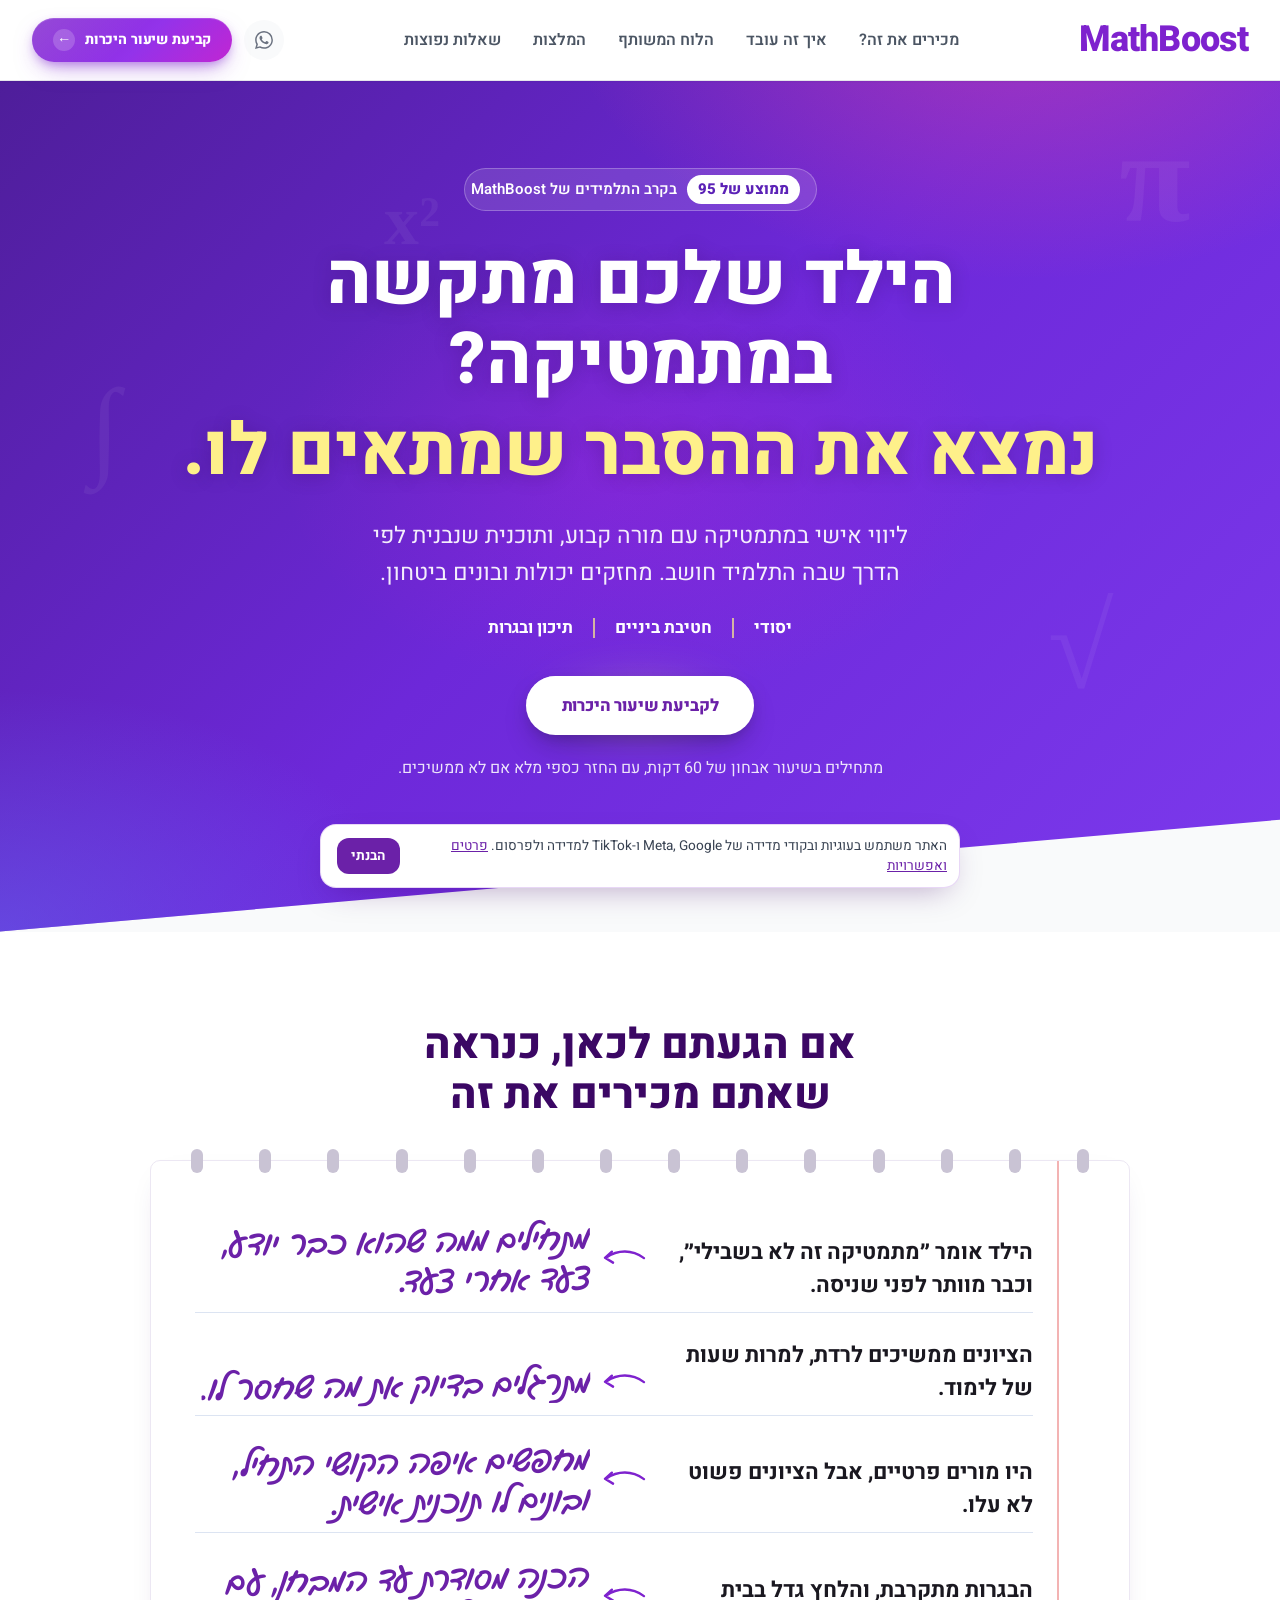
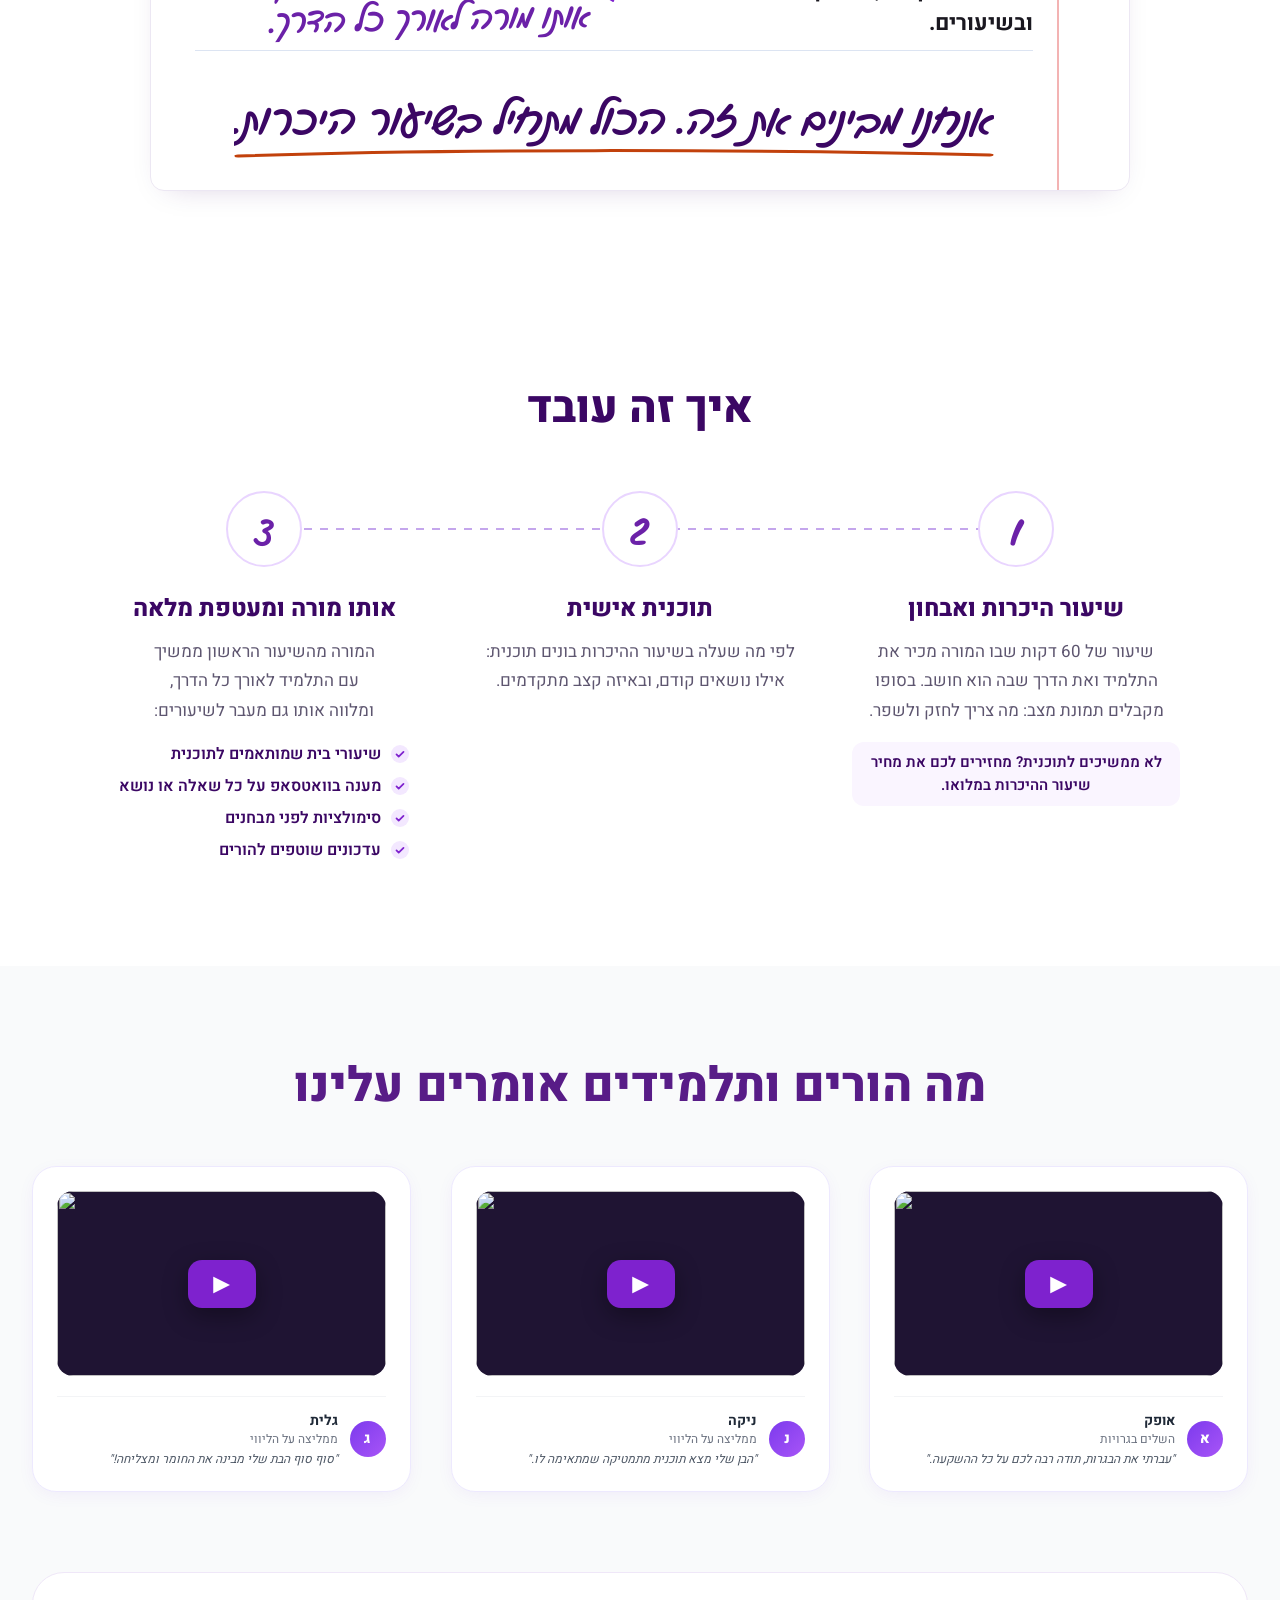
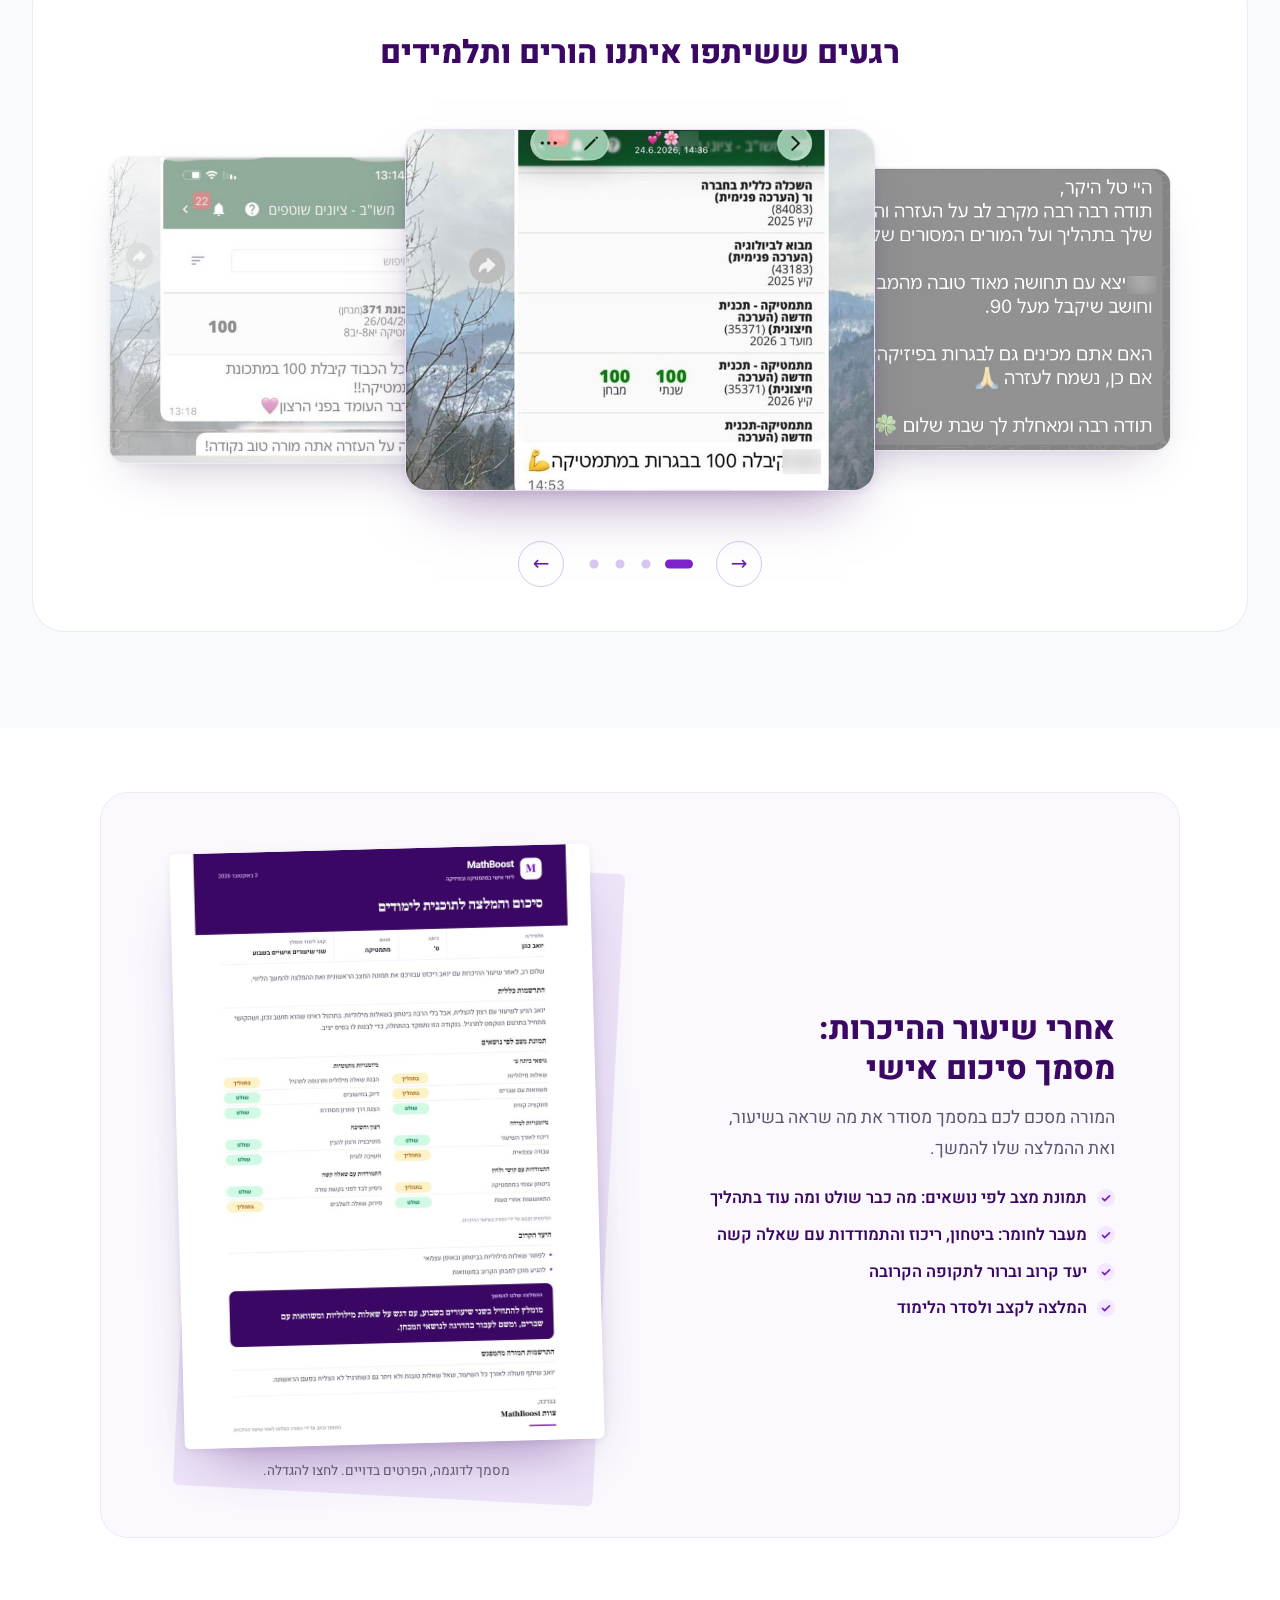
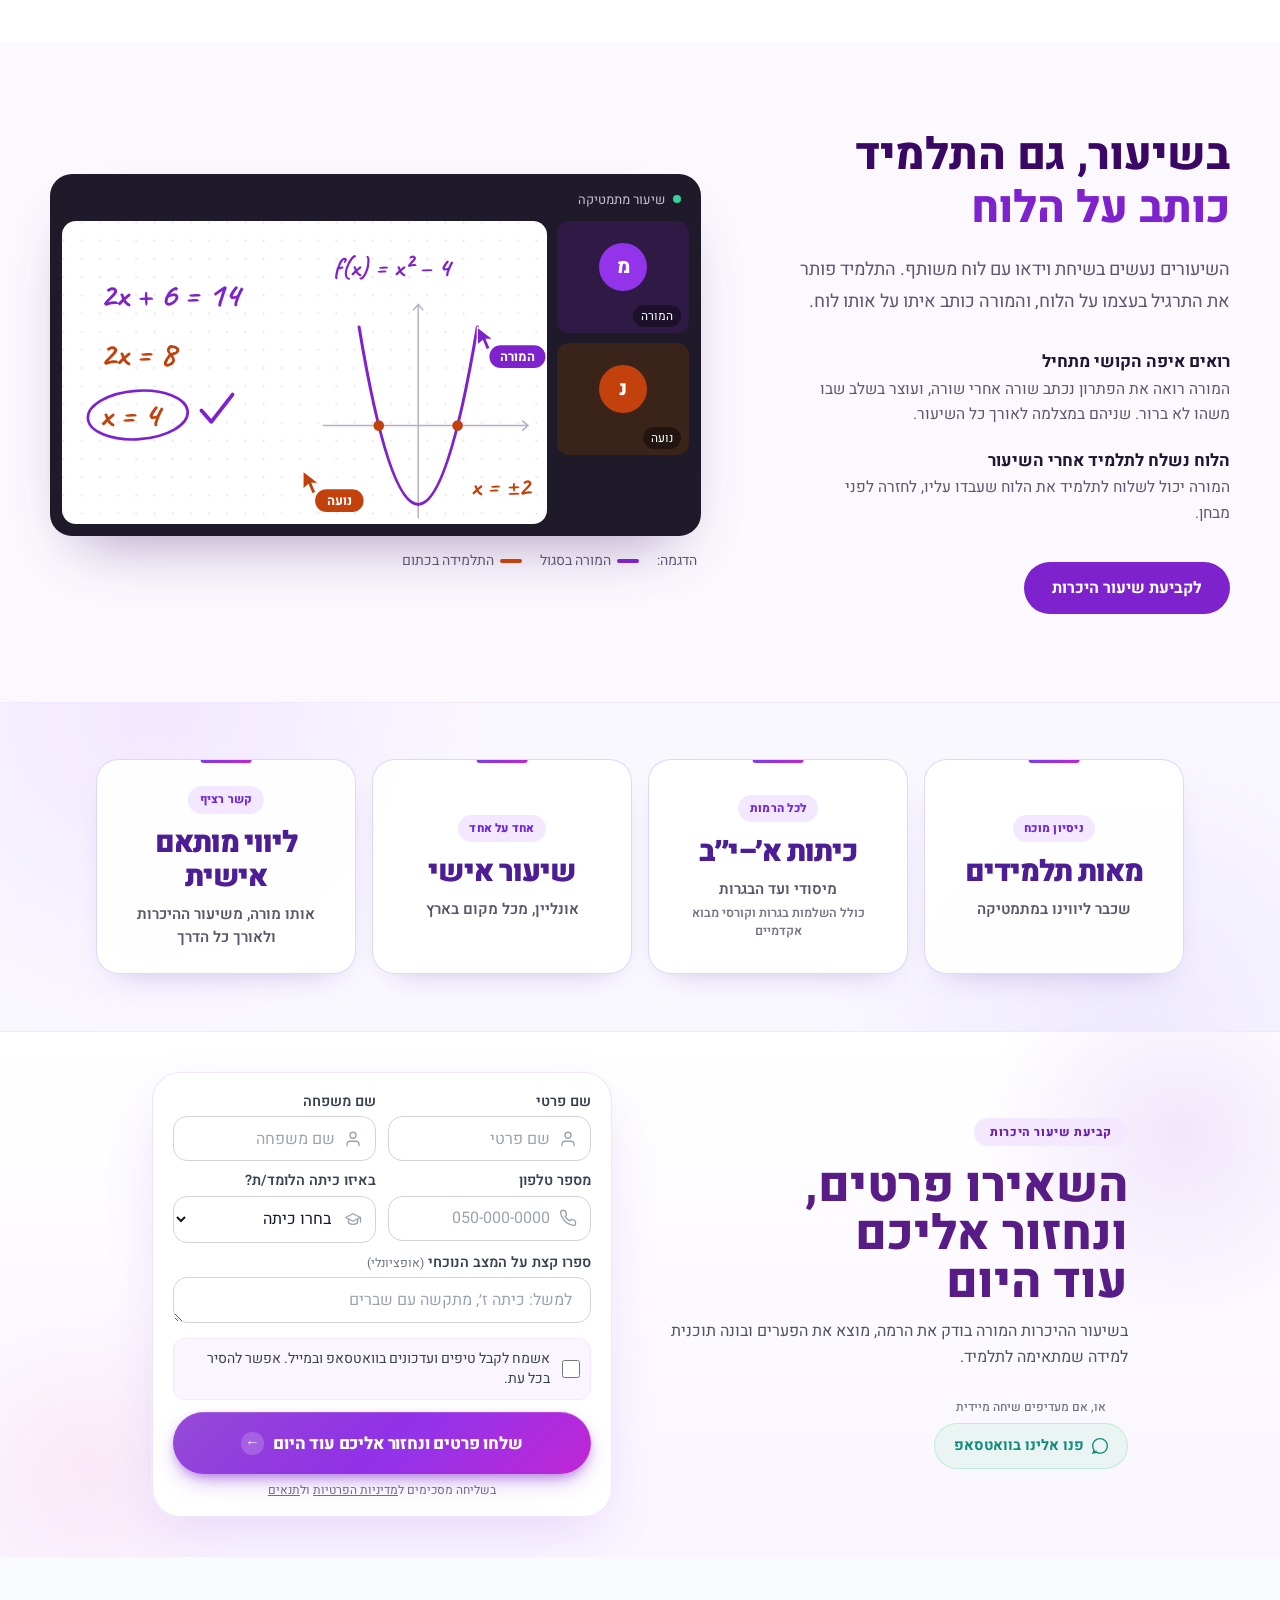
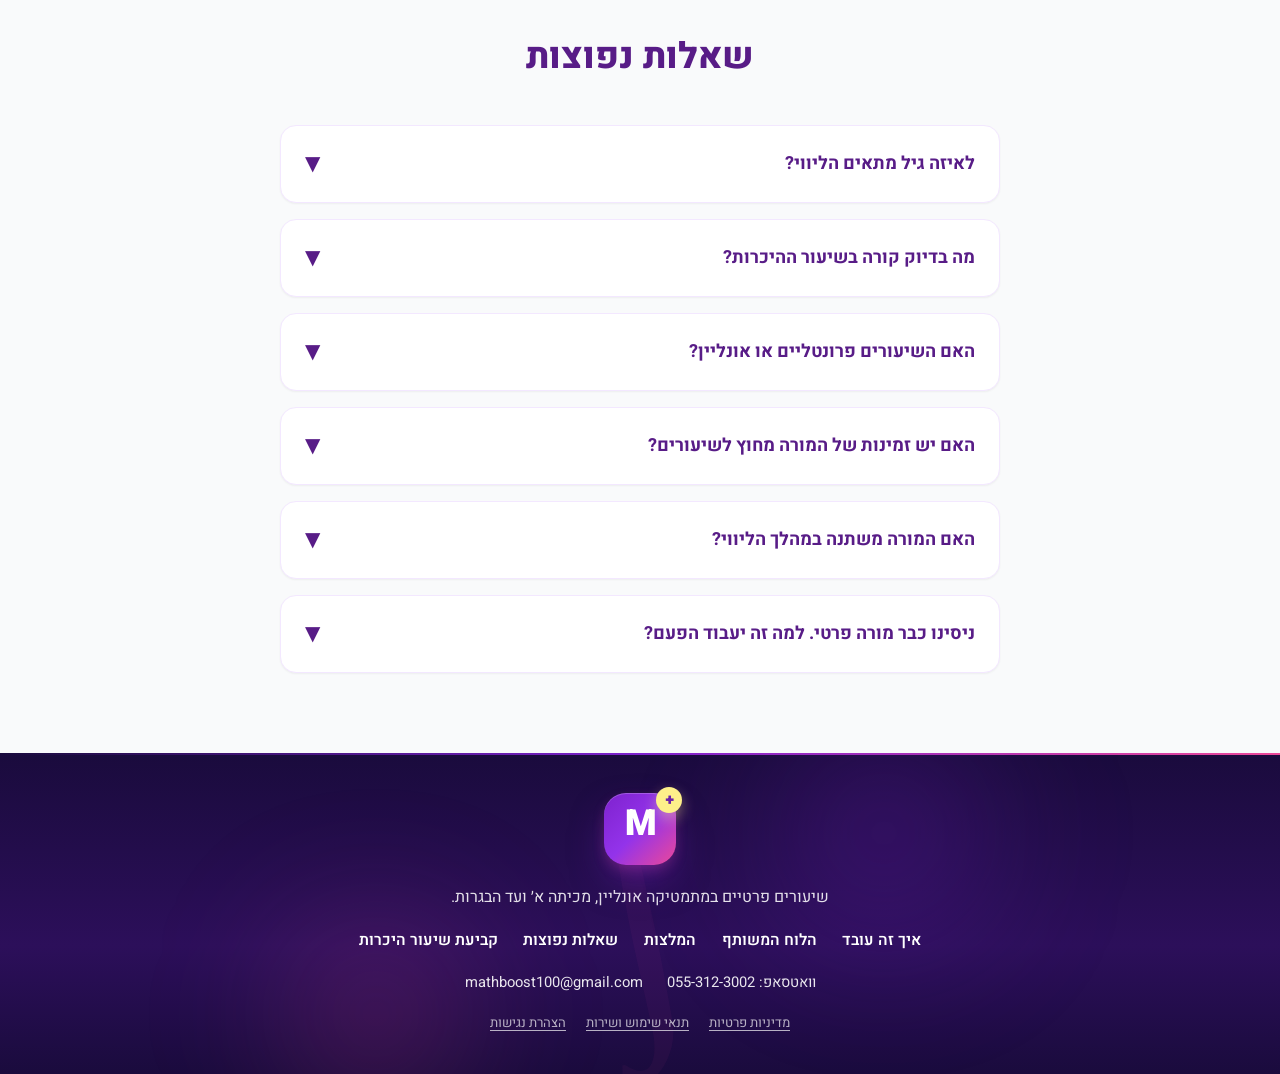
<file: index.html>
<!DOCTYPE html>
<html lang="he" dir="rtl">
<head>
    <meta charset="UTF-8">
    <meta name="viewport" content="width=device-width, initial-scale=1.0">
    <!-- Discover critical presentation before analytics and structured data. -->
    <link rel="stylesheet" href="/tailwind.css">
    <link rel="preconnect" href="https://fonts.googleapis.com">
    <link rel="preconnect" href="https://fonts.gstatic.com" crossorigin>
    <link rel="stylesheet" href="https://fonts.googleapis.com/css2?family=Heebo:wght@400;500;600;700;800;900&family=Caveat:wght@700&family=Gveret+Levin&display=swap">

<!-- Google tag (gtag.js) -->
<script async src="https://www.googletagmanager.com/gtag/js?id=AW-17941073605"></script>
<script>
  window.dataLayer = window.dataLayer || [];
  function gtag(){dataLayer.push(arguments);}
  gtag('js', new Date());
  gtag('config', 'AW-17941073605');
  gtag('config', 'AW-17949331011');
</script>

<script>
gtag('event', 'conversion', {'send_to': 'AW-17941073605/5HZmCO2v6fUbEMWd_OpC'});
</script>

<script>
function gtag_report_conversion(url) {
  var callback = function () {
    if (typeof(url) != 'undefined') { window.location = url; }
  };
  gtag('event', 'conversion', {
      'send_to': 'AW-17941073605/oopDCMv86fUbEMWd_OpC',
      'value': 1.0,
      'currency': 'ILS',
      'event_callback': callback
  });
  return false;
}
</script>

<!-- Meta Pixel Code -->
<script>
!function(f,b,e,v,n,t,s)
{if(f.fbq)return;n=f.fbq=function(){n.callMethod?
n.callMethod.apply(n,arguments):n.queue.push(arguments)};
if(!f._fbq)f._fbq=n;n.push=n;n.loaded=!0;n.version='2.0';
n.queue=[];t=b.createElement(e);t.async=!0;
t.src=v;s=b.getElementsByTagName(e)[0];
s.parentNode.insertBefore(t,s)}(window, document,'script',
'https://connect.facebook.net/en_US/fbevents.js');
fbq('init', '1651905856154869');
fbq('track', 'PageView');
// After the contact form, the CRM redirects back with ?submitted=1&eid=<id>.
// Fire the browser Lead with the SAME id the server sent via the Conversions
// API, so Meta merges the two into one lead (once per submission).
(function () {
  try {
    var p = new URLSearchParams(location.search), eid = p.get('eid');
    if (p.get('submitted') !== '1' || !eid || sessionStorage.getItem('mb_lead_' + eid)) return;
    sessionStorage.setItem('mb_lead_' + eid, '1');
    fbq('track', 'Lead', {}, { eventID: eid });
  } catch (e) {}
})();
</script>
<noscript><img height="1" width="1" style="display:none"
src="https://www.facebook.com/tr?id=1651905856154869&ev=PageView&noscript=1"
/></noscript>
<!-- End Meta Pixel Code -->

    <title>שיעורים פרטיים במתמטיקה אונליין | MathBoost</title>
    <meta name="description" content="שיעורים פרטיים במתמטיקה אונליין מכיתה א׳ ועד הבגרות. שיעור היכרות, תוכנית אישית וליווי רציף עם אותו מורה לאורך כל הדרך.">
    <meta name="robots" content="index,follow,max-image-preview:large,max-snippet:-1,max-video-preview:-1">
    <link rel="canonical" href="https://www.mathboost.co.il/">

    <!-- Favicon (Google Search + browser tabs) -->
    <link rel="icon" type="image/png" sizes="192x192" href="/favicon-192.png">
    <link rel="icon" type="image/png" sizes="512x512" href="/favicon-512.png">
    <link rel="icon" type="image/png" sizes="48x48"   href="/favicon-48.png">
    <link rel="icon" type="image/svg+xml" href="/favicon.svg">
    <link rel="apple-touch-icon" sizes="180x180" href="/apple-touch-icon.png">
    <link rel="shortcut icon" href="/favicon.ico">
    <meta name="theme-color" content="#7E22CE">

    <!-- Open Graph / WhatsApp -->
    <meta property="og:type" content="website">
    <meta property="og:url" content="https://www.mathboost.co.il/">
    <meta property="og:site_name" content="MathBoost">
    <meta property="og:title" content="שיעורים פרטיים במתמטיקה אונליין | MathBoost">
    <meta property="og:description" content="ליווי אישי במתמטיקה מכיתה א׳ ועד הבגרות, עם תוכנית מותאמת ואותו מורה לאורך כל הדרך.">
    <meta property="og:image" content="https://www.mathboost.co.il/favicon-512.png">
    <meta property="og:locale" content="he_IL">
    <meta name="twitter:card" content="summary">

    <!-- JSON-LD Schema -->
    <script type="application/ld+json">
    {
      "@context": "https://schema.org",
      "@type": "WebSite",
      "@id": "https://www.mathboost.co.il/#website",
      "name": "MathBoost",
      "alternateName": "MathBoost מתמטיקה",
      "url": "https://www.mathboost.co.il/",
      "inLanguage": "he",
      "publisher": {
        "@id": "https://www.mathboost.co.il/#organization"
      }
    }
    </script>
    <script type="application/ld+json">
    {
      "@context": "https://schema.org",
      "@type": "EducationalOrganization",
      "@id": "https://www.mathboost.co.il/#organization",
      "name": "MathBoost",
      "alternateName": "MathBoost מתמטיקה",
      "url": "https://www.mathboost.co.il/",
      "logo": "https://www.mathboost.co.il/favicon-512.png",
      "description": "שיעורים פרטיים במתמטיקה, אחד על אחד ואונליין בלבד, מכיתה א׳ ועד הבגרות, כולל השלמת בגרויות וקורסי מבוא. מתחילים בשיעור היכרות ואבחון, עם מורה קבוע ותוכנית אישית.",
      "email": "mathboost100@gmail.com",
      "telephone": "+972-55-312-3002",
      "address": {
        "@type": "PostalAddress",
        "addressCountry": "IL"
      },
      "areaServed": {
        "@type": "Country",
        "name": "Israel"
      },
      "knowsAbout": [
        "מתמטיקה",
        "הכנה לבגרות במתמטיקה",
        "מתמטיקה 5 יחידות",
        "השלמת בגרויות",
        "שיעורים פרטיים אונליין"
      ],
      "contactPoint": {
        "@type": "ContactPoint",
        "telephone": "+972-55-312-3002",
        "email": "mathboost100@gmail.com",
        "contactType": "customer service",
        "availableLanguage": "Hebrew",
        "areaServed": "IL"
      }
    }
    </script>
    <script type="application/ld+json">
    {
      "@context": "https://schema.org",
      "@type": "Service",
      "@id": "https://www.mathboost.co.il/#service",
      "name": "שיעורים פרטיים במתמטיקה אונליין",
      "serviceType": "שיעורים פרטיים במתמטיקה",
      "provider": {
        "@id": "https://www.mathboost.co.il/#organization"
      },
      "areaServed": {
        "@type": "Country",
        "name": "Israel"
      },
      "availableChannel": {
        "@type": "ServiceChannel",
        "serviceUrl": "https://www.mathboost.co.il/#contact",
        "servicePhone": "+972-55-312-3002"
      },
      "audience": {
        "@type": "EducationalAudience",
        "educationalRole": "student",
        "audienceType": "כיתות א׳–ו׳, כיתות ז׳–ט׳, כיתות י׳–י״ב והכנה לבגרות (כולל 5 יחידות), השלמת בגרויות, קורסי מבוא במתמטיקה"
      },
      "hasOfferCatalog": {
        "@type": "OfferCatalog",
        "name": "תוכניות MathBoost",
        "itemListElement": [
          {
            "@type": "Offer",
            "name": "שיעור היכרות ואבחון (60 דקות)",
            "description": "אבחון רמה, מיפוי פערים ובניית תוכנית אישית. מי שלא ממשיך לתוכנית מקבל החזר מלא על שיעור ההיכרות.",
            "url": "https://www.mathboost.co.il/#contact"
          }
        ]
      }
    }
    </script>
    <script type="application/ld+json">
    {
      "@context": "https://schema.org",
      "@type": "FAQPage",
      "mainEntity": [
        {
          "@type": "Question",
          "name": "לאיזה גיל מתאים הליווי?",
          "acceptedAnswer": {
            "@type": "Answer",
            "text": "לכל שכבת גיל, מכיתה א׳ ועד הבגרות. בבית הספר היסודי אנחנו בונים בסיס חזק ומונעים צבירת פערים. בחטיבה אנחנו סוגרים פערים ומכינים לתיכון. בתיכון אנחנו מכינים לבגרות בכל רמות הלימוד, כולל השלמת בגרויות וקורסי מתמטיקה לסטודנטים."
          }
        },
        {
          "@type": "Question",
          "name": "מה בדיוק קורה בשיעור ההיכרות?",
          "acceptedAnswer": {
            "@type": "Answer",
            "text": "שיעור ההיכרות הוא שיעור אבחון של 60 דקות. המורה עובר עם התלמיד על מבחנים אחרונים, פותר איתו כמה תרגילים ומזהה איפה הקושי, ובסוף השיעור בונים יחד תוכנית אישית. אם תחליטו לא להמשיך לתוכנית, תקבלו בחזרה את מלוא התשלום על שיעור ההיכרות."
          }
        },
        {
          "@type": "Question",
          "name": "האם השיעורים פרונטליים או אונליין?",
          "acceptedAnswer": {
            "@type": "Answer",
            "text": "כל השיעורים מתקיימים אונליין בלבד. זה מאפשר גמישות מלאה בשעות, נוחות מהבית וגישה למורים מנוסים מכל רחבי הארץ."
          }
        },
        {
          "@type": "Question",
          "name": "האם יש זמינות של המורה מחוץ לשיעורים?",
          "acceptedAnswer": {
            "@type": "Answer",
            "text": "כן. המורים זמינים בוואטסאפ גם אחרי השיעור. אם התלמיד נתקל בשאלה בין שיעור לשיעור, הוא שולח הודעה והמורה עונה בהקדם."
          }
        },
        {
          "@type": "Question",
          "name": "האם המורה משתנה במהלך הליווי?",
          "acceptedAnswer": {
            "@type": "Answer",
            "text": "לא. המורה שמעביר את שיעור ההיכרות הוא אותו מורה שמלווה את התלמיד לאורך כל התהליך."
          }
        },
        {
          "@type": "Question",
          "name": "ניסינו כבר מורה פרטי. למה זה יעבוד הפעם?",
          "acceptedAnswer": {
            "@type": "Answer",
            "text": "מורה פרטי מסביר בדרך כלל את החומר של השבוע. אנחנו מתחילים מלמצוא מאיפה מגיע הקושי. לעיתים קרובות הוא מתחיל בפערים שנצברו בשנים קודמות, ושם מתחילים לעבוד."
          }
        }
      ]
    }
    </script>

    <style>
        body { font-family: 'Heebo', system-ui, -apple-system, sans-serif; scroll-behavior: smooth; }


        /* ═══════════════════════════════════════════════════
           Hero — gradient mesh + depth (instead of flat purple)
           ═══════════════════════════════════════════════════ */
        .hero-bg {
            position: relative;
            background:
                radial-gradient(60% 50% at 80% 0%, rgba(236, 72, 153, 0.45) 0%, transparent 60%),
                radial-gradient(50% 40% at 0% 100%, rgba(99, 102, 241, 0.50) 0%, transparent 65%),
                radial-gradient(40% 35% at 50% 50%, rgba(192, 38, 211, 0.25) 0%, transparent 70%),
                linear-gradient(135deg, #4c1d95 0%, #6d28d9 50%, #7c3aed 100%);
            clip-path: polygon(0 0, 100% 0, 100% 88%, 0 100%);
            overflow: hidden;
        }
        /* Floating math symbols — subtle, not screaming */
        .hero-bg .math-symbol {
            position: absolute;
            color: rgba(255, 255, 255, 0.055);
            font-family: 'Times New Roman', serif;
            font-weight: 700;
            pointer-events: none;
            user-select: none;
            line-height: 1;
        }
        @media (max-width: 640px) {
            .hero-bg .math-symbol { opacity: 0.7; } /* smaller display, slightly less */
        }
        /* CTA glow — soft warm halo behind the button */
        .hero-cta-wrap {
            position: relative;
            display: inline-block;
        }
        .hero-cta-wrap::before {
            content: '';
            position: absolute;
            inset: -20px -40px;
            background: radial-gradient(closest-side, rgba(254, 240, 138, 0.35), transparent 70%);
            filter: blur(20px);
            z-index: 0;
            pointer-events: none;
        }
        .hero-cta-wrap > * { position: relative; z-index: 1; }
        /* Trust badge pills */
        .trust-badge {
            display: inline-flex;
            align-items: center;
            gap: 0.4rem;
            background: rgba(255, 255, 255, 0.1);
            border: 1px solid rgba(255, 255, 255, 0.18);
            color: rgba(255, 255, 255, 0.97);
            font-size: 0.78rem;
            font-weight: 600;
            padding: 0.4rem 0.85rem;
            border-radius: 9999px;
            backdrop-filter: blur(8px);
        }
        .trust-badge svg { width: 13px; height: 13px; opacity: 0.85; }

        .purple-glow { box-shadow: 0 10px 30px -10px rgba(109, 40, 217, 0.35); }

        @media (max-width: 767px) { .mobile-menu.is-open { display: flex; } }

        .card-hover {
            transition: transform 0.3s ease, box-shadow 0.3s ease;
        }
        .card-hover:hover {
            transform: translateY(-6px);
            box-shadow: 0 16px 36px -10px rgba(109, 40, 217, 0.2);
        }

        .btn-pair { display: flex; flex-wrap: wrap; gap: 1rem; justify-content: center; }
        @media (min-width: 640px) { .btn-pair { flex-wrap: nowrap; } }

        /* רצועת כיתות */
        .grade-pill {
            display: inline-flex;
            align-items: center;
            justify-content: center;
            background: rgba(255,255,255,0.15);
            border: 1px solid rgba(255,255,255,0.3);
            color: white;
            border-radius: 9999px;
            padding: 0.35rem 1rem;
            font-size: 0.95rem;
            font-weight: 600;
            backdrop-filter: blur(4px);
            transition: background 0.2s;
        }
        .grade-pill:hover { background: rgba(255,255,255,0.25); }

        /* הוכחות קצרות — כרטיסים בהירים במקום סרגל סטטיסטיקות כבד */
        .stats-section {
            position: relative;
            overflow: hidden;
            padding: 3.5rem 0;
            background:
                radial-gradient(circle at 12% 0%, rgba(216, 180, 254, 0.24), transparent 22rem),
                radial-gradient(circle at 88% 100%, rgba(196, 181, 253, 0.22), transparent 20rem),
                #faf8ff;
            border-top: 1px solid #f3e8ff;
            border-bottom: 1px solid #ede9fe;
        }
        .stats-grid {
            position: relative;
            display: grid;
            grid-template-columns: repeat(4, minmax(0, 1fr));
            gap: 1rem;
        }
        .stat-card {
            position: relative;
            display: flex;
            min-width: 0;
            min-height: 11.5rem;
            flex-direction: column;
            align-items: center;
            justify-content: center;
            padding: 1.65rem 1.2rem 1.5rem;
            text-align: center;
            background: rgba(255, 255, 255, 0.92);
            border: 1px solid rgba(221, 214, 254, 0.95);
            border-radius: 1.4rem;
            box-shadow:
                0 1px 0 rgba(255, 255, 255, 0.9) inset,
                0 14px 34px -22px rgba(76, 29, 149, 0.38);
            transition: transform 0.25s ease, border-color 0.25s ease, box-shadow 0.25s ease;
        }
        .stat-card::before {
            content: "";
            position: absolute;
            top: 0;
            right: 50%;
            width: 3.2rem;
            height: 3px;
            border-radius: 0 0 999px 999px;
            background: linear-gradient(90deg, #7c3aed, #c026d3);
            transform: translateX(50%);
        }
        .stat-card:hover {
            transform: translateY(-4px);
            border-color: #c4b5fd;
            box-shadow: 0 20px 42px -24px rgba(76, 29, 149, 0.5);
        }
        .stat-kicker {
            display: inline-flex;
            align-items: center;
            justify-content: center;
            margin-bottom: 0.8rem;
            padding: 0.3rem 0.72rem;
            color: #6d28d9;
            background: #f3e8ff;
            border-radius: 999px;
            font-size: 0.73rem;
            font-weight: 800;
            letter-spacing: 0.02em;
        }
        .stat-value {
            color: #4c1d95;
            font-size: clamp(1.65rem, 2.3vw, 2.15rem);
            font-weight: 900;
            line-height: 1.15;
            letter-spacing: -0.035em;
        }
        .stat-description {
            max-width: 15rem;
            margin-top: 0.55rem;
            color: #5b5567;
            font-size: 0.94rem;
            font-weight: 600;
            line-height: 1.55;
        }
        .stat-subdescription {
            max-width: 15rem;
            margin-top: 0.2rem;
            color: #7c7487;
            font-size: 0.78rem;
            font-weight: 600;
            line-height: 1.45;
        }
        @media (max-width: 767px) {
            .stats-section { padding: 2.75rem 0; }
            .stats-grid { grid-template-columns: repeat(2, minmax(0, 1fr)); }
            .stat-card {
                min-height: 10.75rem;
                padding: 1.4rem 0.85rem 1.3rem;
            }
            .stat-value { font-size: clamp(1.35rem, 6vw, 1.75rem); }
            .stat-description { font-size: 0.84rem; }
        }

        /* כרטיסי ייחוד */
        .feature-card {
            background: white;
            border: 1px solid #ede9fe;
            border-radius: 1.25rem;
            padding: 2rem;
            transition: transform 0.3s ease, box-shadow 0.3s ease;
        }
        .feature-card:hover {
            transform: translateY(-5px);
            box-shadow: 0 14px 32px -8px rgba(109, 40, 217, 0.15);
        }
        .feature-icon {
            width: 3rem;
            height: 3rem;
            background: #ede9fe;
            border-radius: 0.75rem;
            display: flex;
            align-items: center;
            justify-content: center;
            margin-bottom: 1.25rem;
            font-size: 1.5rem;
        }

        /* כרטיסי ביקורות */
        .review-card {
            position: relative;
        }
        .review-card-inner {
            background: white;
            border-radius: 1.5rem;
            padding: 1.5rem;
            border: 1px solid #ede9fe;
            box-shadow: 0 4px 20px -6px rgba(109,40,217,0.1);
            transition: transform 0.3s ease, box-shadow 0.3s ease;
            height: 100%;
        }
        .review-card-inner:hover {
            transform: translateY(-6px);
            box-shadow: 0 16px 40px -10px rgba(109,40,217,0.2);
        }
        .review-tag {
            display: inline-block;
            background: #ede9fe;
            color: #6d28d9;
            font-size: 0.75rem;
            font-weight: 700;
            padding: 0.3rem 0.85rem;
            border-radius: 9999px;
            margin-bottom: 0.875rem;
        }
        .review-footer {
            display: flex;
            align-items: center;
            gap: 0.75rem;
            padding-top: 0.875rem;
            border-top: 1px solid #f3f4f6;
        }
        .review-avatar {
            width: 2.25rem;
            height: 2.25rem;
            background: linear-gradient(135deg, #7c3aed, #a855f7);
            color: white;
            border-radius: 50%;
            display: flex;
            align-items: center;
            justify-content: center;
            font-weight: 800;
            font-size: 0.9rem;
            flex-shrink: 0;
        }

        /* ═══════════════════════════════════════════════════
           אנימציות גלילה — fade-up + stagger
           עיכוב מדורג (data-stagger) נקבע ב-JS לפי סדר ה-siblings,
           ככה שאלמנטים באותו סקשן מופיעים זה אחר זה עם 70ms ביניהם.
           ה-easing הוא cubic-bezier טבעי שמרגיש premium יותר מ-ease.
           ═══════════════════════════════════════════════════ */
        .fade-up {
            opacity: 0;
            transform: translateY(28px);
            transition:
                opacity 0.75s cubic-bezier(0.22, 1, 0.36, 1),
                transform 0.75s cubic-bezier(0.22, 1, 0.36, 1);
            transition-delay: var(--stagger-delay, 0ms);
            will-change: opacity, transform;
        }
        .fade-up.visible {
            opacity: 1;
            transform: translateY(0);
        }
        /* ביטול אנימציה למשתמשים שמבקשים פחות תנועה (Accessibility) */
        .skip-link {
            position: absolute; right: 1rem; top: -4rem; z-index: 100;
            background: #6B21A8; color: #fff; font-weight: 700;
            padding: 0.6rem 1rem; border-radius: 0.75rem; text-decoration: none;
        }
        .skip-link:focus { top: 1rem; }
        #main:focus { outline: none; }
        #menuToggle:focus-visible, .review-card iframe:focus-visible { outline: 3px solid #A855F7; outline-offset: 2px; }
        @media (prefers-reduced-motion: reduce) {
            html { scroll-behavior: auto !important; }
            *, *::before, *::after { animation: none !important; transition: none !important; }
        }
        @media (prefers-reduced-motion: reduce) {
            .fade-up {
                opacity: 1;
                transform: none;
                transition: none;
            }
        }

        /* סקשן המטרה */
        .aim-statement {
            background: white;
            border-radius: 1rem;
            padding: 1.5rem 2rem;
            box-shadow: 0 2px 12px -4px rgba(109, 40, 217, 0.1);
            border: 1px solid #ede9fe;
            transition: transform 0.3s ease, box-shadow 0.3s ease;
        }
        .aim-statement:hover {
            transform: translateY(-3px);
            box-shadow: 0 8px 24px -6px rgba(109, 40, 217, 0.18);
        }

        /* ציטוטים */
        .quote-card {
            background: white;
            border-radius: 1.25rem;
            padding: 1.75rem;
            border: 1px solid #ede9fe;
            transition: transform 0.3s ease, box-shadow 0.3s ease;
            display: flex;
            flex-direction: column;
        }
        .quote-card:hover {
            transform: translateY(-4px);
            box-shadow: 0 12px 28px -8px rgba(109, 40, 217, 0.18);
        }

        /* ═══════════════════════════════════════════════════════
           Premium CTA Buttons — used across the whole site
           ═══════════════════════════════════════════════════════ */

        /* Primary CTA (purple gradient — main lead button) */
        .btn-cta-primary {
            position: relative;
            display: inline-flex;
            align-items: center;
            justify-content: center;
            gap: 0.6rem;
            padding: 1rem 2rem;
            font-family: 'Heebo', sans-serif;
            font-size: 1rem;
            font-weight: 800;
            letter-spacing: -0.01em;
            color: #fff;
            background: linear-gradient(135deg, #7E22CE 0%, #9333EA 55%, #C026D3 100%);
            border: 0;
            border-radius: 9999px;
            cursor: pointer;
            box-shadow:
                0 1px 0 rgba(255,255,255,0.15) inset,
                0 10px 24px -8px rgba(126,34,206,0.55),
                0 4px 10px -2px rgba(126,34,206,0.35);
            transition: transform 0.22s ease, box-shadow 0.22s ease, filter 0.22s ease;
            overflow: hidden;
            text-decoration: none;
        }
        .btn-cta-primary::before {
            content: "";
            position: absolute;
            inset: 0;
            border-radius: inherit;
            background: linear-gradient(135deg, rgba(255,255,255,0.18) 0%, rgba(255,255,255,0) 50%);
            pointer-events: none;
        }
        .btn-cta-primary:hover {
            transform: translateY(-2px);
            box-shadow:
                0 1px 0 rgba(255,255,255,0.2) inset,
                0 18px 36px -10px rgba(126,34,206,0.65),
                0 6px 14px -2px rgba(126,34,206,0.45);
            filter: brightness(1.04);
        }
        .btn-cta-primary:active { transform: translateY(0); }
        .btn-cta-primary .arrow {
            display: inline-flex;
            align-items: center;
            justify-content: center;
            width: 1.4rem;
            height: 1.4rem;
            border-radius: 50%;
            background: rgba(255,255,255,0.18);
            font-size: 0.9rem;
            line-height: 1;
            transition: transform 0.22s ease, background 0.22s ease;
        }
        .btn-cta-primary:hover .arrow {
            transform: translateX(-3px);
            background: rgba(255,255,255,0.28);
        }
        .btn-cta-primary.btn-lg {
            padding: 1.1rem 2.4rem;
            font-size: 1.05rem;
        }
        .btn-cta-primary.btn-block {
            width: 100%;
            padding: 1.15rem 1.5rem;
            font-size: 1.05rem;
        }
        /* The whole contact form must fit one screen (phone and laptop):
           land it just below the fixed nav, and keep the button one line. */
        #contact { scroll-margin-top: 64px; }
        @media (min-width: 640px) { #contact { scroll-margin-top: 80px; } }
        @media (max-width: 639px) {
            #contact .btn-cta-primary.btn-block { padding: 0.9rem 1.25rem; }
            /* name + phone share a row: drop the icons so the placeholders aren't cut */
            #contact .field-pair .relative > span { display: none; }
            #contact .field-pair .form-input { padding-right: 0.8rem !important; padding-left: 0.8rem; }
        }
        #contact h2 { text-wrap: balance; }

        /* Light CTA — used on dark/gradient backgrounds (hero) */
        .btn-cta-light {
            position: relative;
            display: inline-flex;
            align-items: center;
            justify-content: center;
            gap: 0.6rem;
            padding: 1.05rem 2.2rem;
            font-family: 'Heebo', sans-serif;
            font-size: 1.05rem;
            font-weight: 800;
            letter-spacing: -0.01em;
            color: #6B21A8;
            background: #fff;
            border: 0;
            border-radius: 9999px;
            cursor: pointer;
            box-shadow:
                0 1px 0 rgba(255,255,255,0.6) inset,
                0 14px 30px -8px rgba(0,0,0,0.28),
                0 4px 12px -2px rgba(0,0,0,0.12);
            transition: transform 0.22s ease, box-shadow 0.22s ease, background 0.22s ease;
            text-decoration: none;
        }
        .btn-cta-light:hover {
            transform: translateY(-2px);
            background: #FDF4FF;
            color: #6B21A8;
            box-shadow:
                0 1px 0 rgba(255,255,255,0.8) inset,
                0 20px 42px -10px rgba(0,0,0,0.32),
                0 6px 16px -2px rgba(0,0,0,0.15);
        }
        .btn-cta-light .arrow {
            display: inline-flex;
            align-items: center;
            justify-content: center;
            width: 1.5rem;
            height: 1.5rem;
            border-radius: 50%;
            background: linear-gradient(135deg, #7E22CE, #C026D3);
            color: #fff;
            font-size: 0.85rem;
            transition: transform 0.22s ease;
        }
        .btn-cta-light:hover .arrow { transform: translateX(-3px); }

        /* WhatsApp button — green pill with icon (when full size) */
        .btn-whatsapp {
            display: inline-flex;
            align-items: center;
            justify-content: center;
            gap: 0.55rem;
            padding: 0.95rem 1.7rem;
            font-family: 'Heebo', sans-serif;
            font-size: 0.97rem;
            font-weight: 800;
            color: #fff;
            background: linear-gradient(135deg, #25D366 0%, #128C7E 100%);
            border-radius: 9999px;
            box-shadow:
                0 1px 0 rgba(255,255,255,0.18) inset,
                0 10px 24px -8px rgba(37,211,102,0.5),
                0 4px 10px -2px rgba(18,140,126,0.25);
            transition: transform 0.22s ease, box-shadow 0.22s ease, filter 0.22s ease;
            text-decoration: none;
        }
        .btn-whatsapp:hover {
            transform: translateY(-2px);
            filter: brightness(1.05);
            color: #fff;
            box-shadow:
                0 1px 0 rgba(255,255,255,0.22) inset,
                0 16px 32px -10px rgba(37,211,102,0.6),
                0 6px 14px -2px rgba(18,140,126,0.35);
        }
        .btn-whatsapp svg {
            width: 1.05rem;
            height: 1.05rem;
            fill: currentColor;
        }

        /* Secondary inline link (whatsapp under form) */
        .btn-whatsapp-inline {
            display: inline-flex;
            align-items: center;
            gap: 0.5rem;
            padding: 0.7rem 1.2rem;
            font-size: 0.92rem;
            font-weight: 700;
            color: #128C7E;
            background: rgba(37,211,102,0.08);
            border: 1px solid rgba(37,211,102,0.22);
            border-radius: 9999px;
            transition: background 0.18s ease, color 0.18s ease, transform 0.18s ease;
            text-decoration: none;
        }
        .btn-whatsapp-inline:hover {
            background: #25D366;
            color: #fff;
            transform: translateY(-1px);
        }
        .btn-whatsapp-inline svg { width: 1rem; height: 1rem; }

        /* שדות טופס */
        .form-group { margin-bottom: 0.55rem; }
        .form-label {
            display: block;
            font-size: 0.9rem;
            font-weight: 600;
            color: #374151;
            margin-bottom: 0.25rem;
        }
        .form-input, .form-select, .form-textarea {
            width: 100%;
            padding: 0.6rem 1.125rem;
            border: 1.5px solid #d1d5db;
            border-radius: 0.875rem;
            font-size: 1rem;
            font-family: 'Heebo', sans-serif;
            transition: border-color 0.2s, box-shadow 0.2s;
            background-color: #fff;
            color: #111827;
        }
        .form-input:focus, .form-select:focus, .form-textarea:focus {
            outline: none;
            border-color: #7c3aed;
            box-shadow: 0 0 0 3px rgba(124, 58, 237, 0.15);
        }
        .form-checkbox {
            width: 1.125rem;
            height: 1.125rem;
            accent-color: #7c3aed;
            flex-shrink: 0;
        }

        .diagnostic-grid {
            display: grid;
            gap: 1.5rem;
        }
        .diagnostic-shell {
            position: relative;
            overflow: hidden;
            border: 1px solid rgba(196, 181, 253, 0.75);
            background:
                radial-gradient(circle at 8% 8%, rgba(250, 204, 21, 0.18), transparent 25rem),
                radial-gradient(circle at 92% 4%, rgba(168, 85, 247, 0.18), transparent 24rem),
                linear-gradient(145deg, #171044 0%, #3b1a86 48%, #6d28d9 100%);
            border-radius: 2rem;
            box-shadow: 0 28px 90px -42px rgba(76, 29, 149, 0.75);
        }
        .diagnostic-stage {
            border: 1px solid rgba(255, 255, 255, 0.18);
            background: rgba(255, 255, 255, 0.13);
            border-radius: 1.75rem;
            backdrop-filter: blur(16px);
        }
        .diagnostic-map {
            display: grid;
            gap: 0.85rem;
        }
        .diagnostic-map-item {
            display: flex;
            align-items: center;
            gap: 0.85rem;
            border: 1px solid rgba(255,255,255,0.16);
            background: rgba(255,255,255,0.1);
            border-radius: 1rem;
            padding: 0.9rem 1rem;
        }
        .diagnostic-map-badge {
            width: 2.2rem;
            height: 2.2rem;
            border-radius: 0.85rem;
            display: inline-flex;
            align-items: center;
            justify-content: center;
            color: #4c1d95;
            background: linear-gradient(135deg, #fde68a, #fff7ed);
            font-weight: 900;
            flex-shrink: 0;
        }
        .diagnostic-track-button {
            width: 100%;
            border: 1px solid #ddd6fe;
            border-radius: 1.15rem;
            background: linear-gradient(145deg, #fff 0%, #f5f3ff 100%);
            color: #312e81;
            padding: 1rem;
            text-align: right;
            transition: transform 0.22s ease, border-color 0.22s ease, box-shadow 0.22s ease;
        }
        .diagnostic-track-button:hover,
        .diagnostic-track-button:focus-visible {
            transform: translateY(-3px);
            border-color: #a78bfa;
            box-shadow: 0 18px 34px -24px rgba(76, 29, 149, 0.72);
            outline: none;
        }
        .diagnostic-answer {
            width: 100%;
            border: 1px solid #e9d5ff;
            border-radius: 1rem;
            background: white;
            color: #312e81;
            padding: 0.95rem 1rem;
            font-weight: 700;
            text-align: right;
            transition: transform 0.18s ease, border-color 0.18s ease, background 0.18s ease;
        }
        .diagnostic-answer:hover,
        .diagnostic-answer:focus-visible {
            transform: translateY(-2px);
            border-color: #8b5cf6;
            background: #faf5ff;
            outline: none;
        }
        .diagnostic-progress {
            height: 0.6rem;
            overflow: hidden;
            border-radius: 999px;
            background: rgba(255,255,255,0.14);
        }
        .diagnostic-progress-bar {
            height: 100%;
            width: 0;
            border-radius: inherit;
            background: linear-gradient(90deg, #fde047, #f0abfc);
            transition: width 0.28s ease;
        }
        .diagnostic-focus-chip {
            display: inline-flex;
            align-items: center;
            border: 1px solid #ddd6fe;
            border-radius: 999px;
            background: #f5f3ff;
            color: #5b21b6;
            padding: 0.42rem 0.8rem;
            font-size: 0.86rem;
            font-weight: 800;
        }
        @media (min-width: 1024px) {
            .diagnostic-grid {
                grid-template-columns: minmax(0, 0.92fr) minmax(0, 1.08fr);
                align-items: stretch;
            }
        }
    </style>
</head>
<body class="bg-gray-50 text-gray-900 antialiased">
    <a href="#main" class="skip-link">דילוג לתוכן הראשי</a>

    <!-- ============================================================ -->
    <!-- Navbar                                                       -->
    <!-- ============================================================ -->
    <nav class="fixed top-0 left-0 right-0 z-50 bg-white border-b border-gray-200 shadow-sm">
        <div class="max-w-7xl mx-auto px-4 sm:px-6 lg:px-8">
            <div class="flex justify-between items-center h-16 sm:h-20">

                <!-- ימין: לוגו -->
                <div class="text-3xl sm:text-4xl font-extrabold text-purple-700 tracking-tight">
                    MathBoost
                </div>

                <!-- דסקטופ: תפריט -->
                <div id="deskNav" class="hidden md:flex items-center gap-8 font-semibold text-gray-600 text-base">
                    <a href="#pain" class="hover:text-purple-700 transition">מכירים את זה?</a>
                    <a href="#how" class="hover:text-purple-700 transition">איך זה עובד</a>
                    <a href="#board" class="hover:text-purple-700 transition">הלוח המשותף</a>
                    <a href="#reviews" class="hover:text-purple-700 transition">המלצות</a>
                    <a href="#faq" class="hover:text-purple-700 transition">שאלות נפוצות</a>
                </div>

                <!-- דסקטופ: כפתורים — WhatsApp כאייקון עדין + CTA primary -->
                <div class="hidden md:flex items-center gap-3">
                    <!-- WhatsApp: clean icon button (40x40 ghost → green on hover) -->
                    <a href="https://wa.me/972553123002?text=%D7%94%D7%99%D7%99%2C%20%D7%90%D7%A0%D7%99%20%D7%A8%D7%95%D7%A6%D7%94%20%D7%A9%D7%99%D7%A2%D7%95%D7%A8%20%D7%94%D7%99%D7%9B%D7%A8%D7%95%D7%AA"
                       target="_blank" rel="noopener"
                       title="פנו אלינו בוואטסאפ"
                       aria-label="פנו אלינו בוואטסאפ"
                       class="group flex items-center justify-center w-10 h-10 rounded-full text-gray-500 bg-gray-50 hover:text-white hover:bg-[#25D366] hover:shadow-md transition-all duration-200">
                        <svg class="w-[18px] h-[18px]" fill="currentColor" viewBox="0 0 24 24">
                            <path d="M17.472 14.382c-.297-.149-1.758-.867-2.03-.967-.273-.099-.471-.148-.67.15-.197.297-.767.966-.94 1.164-.173.198-.347.223-.644.075-.297-.15-1.255-.463-2.39-1.475-.883-.788-1.48-1.761-1.653-2.059-.173-.297-.018-.458.13-.606.134-.133.298-.347.446-.52.149-.174.198-.298.297-.497.099-.198.05-.371-.025-.52-.074-.149-.669-1.612-.916-2.207-.242-.579-.487-.5-.669-.51-.173-.008-.371-.01-.57-.01-.198 0-.52.074-.792.372-.272.297-1.04 1.016-1.04 2.479 0 1.462 1.065 2.875 1.213 3.074.149.198 2.096 3.2 5.077 4.487.709.306 1.262.489 1.694.625.712.227 1.36.195 1.871.118.571-.085 1.758-.719 2.006-1.413.248-.694.248-1.289.173-1.413-.074-.124-.272-.198-.57-.347m-5.421 7.403h-.004a9.87 9.87 0 01-5.031-1.378l-.361-.214-3.741.982.998-3.648-.235-.374a9.86 9.86 0 01-1.51-5.26c.001-5.45 4.436-9.884 9.888-9.884 2.64 0 5.122 1.03 6.988 2.898a9.825 9.825 0 012.893 6.994c-.003 5.45-4.437 9.884-9.885 9.884m8.413-18.297A11.815 11.815 0 0012.05 0C5.495 0 .16 5.335.157 11.892c0 2.096.547 4.142 1.588 5.945L0 24l6.305-1.654a11.882 11.882 0 005.683 1.448h.005c6.554 0 11.89-5.335 11.893-11.893a11.821 11.821 0 00-3.48-8.413z"/>
                        </svg>
                    </a>
                    <!-- Primary CTA — uses .btn-cta-primary (sized down a touch for navbar) -->
                    <a onclick="document.getElementById('contact').scrollIntoView({behavior:'smooth'});return false;" href="#contact"
                       class="btn-cta-primary"
                       style="padding: 0.65rem 1.3rem; font-size: 0.88rem;">
                        קביעת שיעור היכרות
                        <span class="arrow">←</span>
                    </a>
                </div>

                <!-- מובייל: וואטסאפ קטן (אייקון) + המבורגר -->
                <div class="flex md:hidden items-center gap-1.5">
                    <a href="https://wa.me/972553123002?text=%D7%94%D7%99%D7%99%2C%20%D7%90%D7%A0%D7%99%20%D7%A8%D7%95%D7%A6%D7%94%20%D7%A9%D7%99%D7%A2%D7%95%D7%A8%20%D7%94%D7%99%D7%9B%D7%A8%D7%95%D7%AA"
                       target="_blank" rel="noopener"
                       aria-label="וואטסאפ"
                       class="flex items-center justify-center w-9 h-9 rounded-full text-gray-500 hover:text-[#25D366] transition-colors">
                        <svg class="w-4.5 h-4.5" fill="currentColor" viewBox="0 0 24 24" style="width:18px;height:18px">
                            <path d="M17.472 14.382c-.297-.149-1.758-.867-2.03-.967-.273-.099-.471-.148-.67.15-.197.297-.767.966-.94 1.164-.173.198-.347.223-.644.075-.297-.15-1.255-.463-2.39-1.475-.883-.788-1.48-1.761-1.653-2.059-.173-.297-.018-.458.13-.606.134-.133.298-.347.446-.52.149-.174.198-.298.297-.497.099-.198.05-.371-.025-.52-.074-.149-.669-1.612-.916-2.207-.242-.579-.487-.5-.669-.51-.173-.008-.371-.01-.57-.01-.198 0-.52.074-.792.372-.272.297-1.04 1.016-1.04 2.479 0 1.462 1.065 2.875 1.213 3.074.149.198 2.096 3.2 5.077 4.487.709.306 1.262.489 1.694.625.712.227 1.36.195 1.871.118.571-.085 1.758-.719 2.006-1.413.248-.694.248-1.289.173-1.413-.074-.124-.272-.198-.57-.347m-5.421 7.403h-.004a9.87 9.87 0 01-5.031-1.378l-.361-.214-3.741.982.998-3.648-.235-.374a9.86 9.86 0 01-1.51-5.26c.001-5.45 4.436-9.884 9.888-9.884 2.64 0 5.122 1.03 6.988 2.898a9.825 9.825 0 012.893 6.994c-.003 5.45-4.437 9.884-9.885 9.884m8.413-18.297A11.815 11.815 0 0012.05 0C5.495 0 .16 5.335.157 11.892c0 2.096.547 4.142 1.588 5.945L0 24l6.305-1.654a11.882 11.882 0 005.683 1.448h.005c6.554 0 11.89-5.335 11.893-11.893a11.821 11.821 0 00-3.48-8.413z"/>
                        </svg>
                    </a>
                    <button type="button" id="menuToggle" class="cursor-pointer p-1.5 rounded-lg" aria-label="פתיחת התפריט" aria-expanded="false" aria-controls="mobileMenu">
                        <svg class="w-7 h-7 text-purple-700" fill="none" stroke="currentColor" viewBox="0 0 24 24" aria-hidden="true">
                            <path stroke-linecap="round" stroke-linejoin="round" stroke-width="2" d="M4 8h16M4 16h16"/>
                        </svg>
                    </button>
                </div>
            </div>

            <div id="mobileMenu" class="mobile-menu hidden md:hidden flex-col bg-white border-t border-purple-100 py-5 px-5 space-y-4 font-semibold text-gray-700">
                <a href="#pain" class="hover:text-purple-700 transition py-1">מכירים את זה?</a>
                <a href="#how" class="hover:text-purple-700 transition py-1">איך זה עובד</a>
                <a href="#board" class="hover:text-purple-700 transition py-1">הלוח המשותף</a>
                <a href="#reviews" class="hover:text-purple-700 transition py-1">המלצות</a>
                <a href="#faq" class="hover:text-purple-700 transition py-1">שאלות נפוצות</a>
                <a onclick="document.getElementById('contact').scrollIntoView({behavior:'smooth'});return false;" href="#contact" class="btn-cta-primary" style="justify-content:center;">
                    קביעת שיעור היכרות
                    <span class="arrow">←</span>
                </a>
            </div>
        </div>
    </nav>
    <main id="main" tabindex="-1">

    <!-- ============================================================ -->
    <!-- HERO                                                         -->
    <!-- ============================================================ -->
    <section id="hero" class="hero-bg" aria-labelledby="hero-title">
        <style>
            /* Scoped to #hero (prefix hr-). One question, one answer, one button. */
            #hero { padding: 168px 20px 150px; text-align: center; color: #fff; }
            #hero .hr-inner { position: relative; max-width: 1000px; margin: 0 auto; }
            #hero .hr-badge { display: inline-flex; align-items: center; gap: 10px; margin-bottom: 30px; padding: 6px 16px 6px 6px; border-radius: 999px;
                              background: rgba(255,255,255,.12); border: 1px solid rgba(255,255,255,.25); font-size: 15px; font-weight: 600; }
            #hero .hr-badge b { padding: 3px 11px; border-radius: 999px; background: #fff; color: #5B21B6; font-weight: 800; }
            #hero h1 { margin: 0; font-size: clamp(38px, 6vw, 72px); line-height: 1.12; font-weight: 800; text-wrap: balance; text-shadow: 0 2px 18px rgba(46, 8, 80, .25); }
            #hero h1 span { display: block; margin-top: 10px; color: #FEF08A; }
            #hero .hr-lead { margin: 26px auto 26px; max-width: 46ch; font-size: clamp(19px, 2.2vw, 23px); line-height: 1.6; text-wrap: balance; color: rgba(255,255,255,.92); }
            #hero .hr-levels { list-style: none; margin: 0 auto 38px; padding: 0; display: flex; width: fit-content; }
            #hero .hr-levels li { padding: 0 20px; font-size: 17px; font-weight: 700; color: #fff; line-height: 1.2; }
            #hero .hr-levels li + li { border-inline-start: 2px solid rgba(254,240,138,.7); }
            #hero .hr-note { margin: 20px auto 0; max-width: 66ch; font-size: 16px; line-height: 1.65; color: rgba(255,255,255,.88); text-wrap: balance; }
            @media (max-width: 640px) {
                #hero { padding: 116px 16px 104px; }
                #hero .hr-badge { font-size: 14px; margin-bottom: 22px; }
                #hero .hr-lead { margin: 18px auto 20px; font-size: 18px; }
                #hero .hr-levels { margin-bottom: 26px; }
                #hero .hr-levels li { padding: 0 12px; font-size: 15px; }
            }
        </style>
        <span class="math-symbol" aria-hidden="true" style="top:12%;right:7%;font-size:130px;">π</span>
        <span class="math-symbol" aria-hidden="true" style="top:40%;left:7%;font-size:110px;">∫</span>
        <span class="math-symbol" aria-hidden="true" style="bottom:24%;right:13%;font-size:120px;">√</span>
        <span class="math-symbol" aria-hidden="true" style="top:20%;left:30%;font-size:70px;">x²</span>

        <div class="hr-inner">
            <div class="hr-badge"><b>ממוצע של 95</b> בקרב התלמידים של MathBoost</div>
            <h1 id="hero-title">הילד שלכם מתקשה במתמטיקה? <span>נמצא את ההסבר שמתאים לו.</span></h1>
            <p class="hr-lead">ליווי אישי במתמטיקה עם מורה קבוע, ותוכנית שנבנית לפי הדרך שבה התלמיד חושב. מחזקים יכולות ובונים ביטחון.</p>
            <ul class="hr-levels" aria-label="מתאים לכל השלבים">
                <li>יסודי</li><li>חטיבת ביניים</li><li>תיכון ובגרות</li>
            </ul>
            <div class="hero-cta-wrap">
                <button type="button" onclick="document.getElementById('contact').scrollIntoView({behavior:'smooth'})" class="btn-cta-light btn-lg">
                    לקביעת שיעור היכרות
                </button>
            </div>
            <p class="hr-note">מתחילים בשיעור אבחון של 60 דקות, עם החזר כספי מלא אם לא ממשיכים.</p>
        </div>
    </section>

    <!-- ============================================================ -->
    <!-- PAIN SECTION                                                 -->
    <!-- ============================================================ -->
    <section id="pain" aria-labelledby="pain-title">
        <style>
            /* Scoped to #pain (prefix nb-). A notebook page: each worry a parent knows,
               and beside it the teacher's handwritten reply. Rests fully written;
               .nb-play (added when the page scrolls into view) writes the replies in. */
            #pain { --nb-ink: #2A2340; --nb-muted: #5E5670; --nb-purple: #7E22CE; --nb-deep: #3B0764; --nb-rule: #DCE4F2; --nb-margin: #F3B3B3;
                    padding: 88px 20px 96px; background: #fff; font-family: 'Heebo', sans-serif; overflow: hidden; }
            #pain * { box-sizing: border-box; }
            #pain .nb-head { max-width: 820px; margin: 0 auto 40px; text-align: center; }
            #pain h2 { text-wrap: balance; margin: 0; font-size: clamp(28px, 3.6vw, 42px); line-height: 1.2; font-weight: 800; color: var(--nb-deep); }

            /* the notebook page */
            #pain .nb-page { position: relative; max-width: 980px; margin: 0 auto; background: #fff; border-radius: 10px 10px 14px 14px;
                             border: 1px solid #ECE7F3; box-shadow: 0 10px 30px -18px rgba(59, 7, 100, .25);
                             padding: 34px 96px 40px 44px;
                             background-image: linear-gradient(to left, transparent 70px, var(--nb-margin) 70px, var(--nb-margin) 72px, transparent 72px); }
            /* spiral rings along the top */
            #pain .nb-rings { position: absolute; top: -12px; inset-inline: 40px; display: flex; justify-content: space-between; pointer-events: none; }
            #pain .nb-rings span { width: 12px; height: 24px; border-radius: 6px; background: #C9C3D4; }

            #pain .nb-rows { list-style: none; margin: 0; padding: 0; }
            #pain .nb-row { display: grid; grid-template-columns: minmax(0, 4.4fr) minmax(0, 5.6fr); column-gap: 32px; align-items: end; padding: 26px 0 10px; border-bottom: 1px solid var(--nb-rule); }
            #pain .nb-pain { margin: 0; font-size: 22px; line-height: 1.5; font-weight: 700; color: #1A1820; }
            #pain .nb-pain q { quotes: '״' '״'; }
            #pain .nb-reply { position: relative; display: flex; align-items: center; gap: 10px; color: #6B21A8;
                              font-family: 'Gveret Levin', 'Heebo', sans-serif; font-weight: 400; font-size: 33px; line-height: 1.22; transform: rotate(-1deg); }
            #pain .nb-reply svg { flex: none; width: 46px; height: 24px; overflow: visible; }
            #pain .nb-reply .nb-text { text-wrap: pretty; }
          #pain .nb-reply .nb-text, #pain .nb-close .nb-ink { -webkit-clip-path: inset(0 0 0 0); clip-path: inset(0 0 0 0); }

            #pain .nb-close { margin-top: 34px; padding-top: 6px; text-align: center; }
            #pain .nb-close .nb-big { display: inline-block; position: relative; font-family: 'Gveret Levin', 'Heebo', sans-serif; font-weight: 400;
                                      font-size: clamp(32px, 3.4vw, 42px); color: var(--nb-deep); line-height: 1.4; }
            #pain .nb-close .nb-ink { display: inline-block; }
            #pain .nb-close .nb-big svg { position: absolute; inset-inline: -6px; bottom: -12px; width: calc(100% + 12px); height: 16px; overflow: visible; }

            /* ── motion: plays once when the page scrolls into view; rest = all written ── */
            #pain .nb-draw { stroke-dasharray: 220; stroke-dashoffset: 0; }
            #pain.nb-play .nb-reply .nb-text { animation: nb-write .9s steps(24, end) both; animation-delay: calc(var(--i) * .8s + .35s); }
            #pain.nb-play .nb-reply .nb-draw { animation: nb-stroke .4s ease-out both; animation-delay: calc(var(--i) * .8s + .1s); }
            #pain.nb-play .nb-close .nb-ink { animation: nb-write 1s steps(26, end) both; animation-delay: 3.6s; }
            #pain.nb-play .nb-close .nb-draw { animation: nb-stroke .6s ease-out both; animation-delay: 4.6s; }
            /* Hebrew is written right to left, so the ink appears from the right edge */
            @keyframes nb-write { from { -webkit-clip-path: inset(0 0 0 100%); clip-path: inset(0 0 0 100%); } to { -webkit-clip-path: inset(0 0 0 0); clip-path: inset(0 0 0 0); } }
            @keyframes nb-stroke { from { stroke-dashoffset: 220; } to { stroke-dashoffset: 0; } }

            @media (max-width: 760px) {
              #pain { padding: 56px 14px 64px; }
              #pain .nb-head { margin-bottom: 30px; }
              #pain .nb-page { padding: 24px 24px 30px 18px; background-image: linear-gradient(to left, transparent 12px, var(--nb-margin) 12px, var(--nb-margin) 13px, transparent 13px); }
              #pain .nb-rings { inset-inline: 18px; }
              #pain .nb-rings span:nth-child(n+8) { display: none; }
              #pain .nb-row { grid-template-columns: 1fr; row-gap: 8px; padding: 20px 0 10px; }
              #pain .nb-pain { font-size: 18.5px; }
              #pain .nb-reply { font-size: 26px; padding-inline-start: 4px; }
              #pain .nb-reply svg { width: 30px; transform: rotate(-90deg); }
            }
            #pain .nb-sr { position: absolute; width: 1px; height: 1px; overflow: hidden; clip: rect(0 0 0 0); white-space: nowrap; }
            @media (prefers-reduced-motion: reduce) { #pain.nb-play * { animation: none !important; } }
        </style>
    <div class="nb-head">
      <h2 id="pain-title">אם הגעתם לכאן, כנראה שאתם מכירים את זה</h2>
    </div>

    <div class="nb-page">
      <div class="nb-rings" aria-hidden="true"><span></span><span></span><span></span><span></span><span></span><span></span><span></span><span></span><span></span><span></span><span></span><span></span><span></span><span></span></div>
      <ol class="nb-rows">
        <li class="nb-row" style="--i:0">
          <p class="nb-pain">הילד אומר <q>מתמטיקה זה לא בשבילי</q>, וכבר מוותר לפני שניסה.</p>
          <div class="nb-reply"><svg viewBox="0 0 46 24" aria-hidden="true"><path class="nb-draw" d="M44 13 C 32 4, 18 4, 6 12 M12 6 L5 12 L13 17" fill="none" stroke="#7E22CE" stroke-width="2.4" stroke-linecap="round" stroke-linejoin="round"/></svg><span class="nb-sr">מה אנחנו עושים: </span><span class="nb-text">מתחילים ממה שהוא כבר יודע, צעד אחרי צעד.</span></div>
        </li>
        <li class="nb-row" style="--i:1">
          <p class="nb-pain">הציונים ממשיכים לרדת, למרות שעות של לימוד.</p>
          <div class="nb-reply"><svg viewBox="0 0 46 24" aria-hidden="true"><path class="nb-draw" d="M44 13 C 32 4, 18 4, 6 12 M12 6 L5 12 L13 17" fill="none" stroke="#7E22CE" stroke-width="2.4" stroke-linecap="round" stroke-linejoin="round"/></svg><span class="nb-sr">מה אנחנו עושים: </span><span class="nb-text">מתרגלים בדיוק את מה שחסר לו.</span></div>
        </li>
        <li class="nb-row" style="--i:2">
          <p class="nb-pain">היו מורים פרטיים, אבל הציונים פשוט לא עלו.</p>
          <div class="nb-reply"><svg viewBox="0 0 46 24" aria-hidden="true"><path class="nb-draw" d="M44 13 C 32 4, 18 4, 6 12 M12 6 L5 12 L13 17" fill="none" stroke="#7E22CE" stroke-width="2.4" stroke-linecap="round" stroke-linejoin="round"/></svg><span class="nb-sr">מה אנחנו עושים: </span><span class="nb-text">מחפשים איפה הקושי התחיל, ובונים לו תוכנית אישית.</span></div>
        </li>
        <li class="nb-row" style="--i:3">
          <p class="nb-pain">הבגרות מתקרבת, והלחץ גדל בבית ובשיעורים.</p>
          <div class="nb-reply"><svg viewBox="0 0 46 24" aria-hidden="true"><path class="nb-draw" d="M44 13 C 32 4, 18 4, 6 12 M12 6 L5 12 L13 17" fill="none" stroke="#7E22CE" stroke-width="2.4" stroke-linecap="round" stroke-linejoin="round"/></svg><span class="nb-sr">מה אנחנו עושים: </span><span class="nb-text">הכנה מסודרת עד המבחן, עם אותו מורה לאורך כל הדרך.</span></div>
        </li>
      </ol>

      <div class="nb-close">
        <span class="nb-big"><span class="nb-ink">אנחנו מבינים את זה. הכול מתחיל בשיעור היכרות.</span><svg viewBox="0 0 300 16" preserveAspectRatio="none" aria-hidden="true"><path class="nb-draw" d="M4 10 C 80 3, 200 3, 296 9" fill="none" stroke="#C2410C" stroke-width="3" stroke-linecap="round" pathLength="220"/></svg></span>
      </div>
    </div>
      <script>
        // Write the notes once, when the notebook scrolls into view. Without JS, or with
        // reduced motion, everything is already written.
        (function () {
          var s = document.getElementById('pain');
          if (!s || !('IntersectionObserver' in window)) return;
          if (window.matchMedia && matchMedia('(prefers-reduced-motion: reduce)').matches) return;
          var io = new IntersectionObserver(function (e) {
            if (!e[0].isIntersecting) return;
            io.disconnect(); s.classList.add('nb-play');
          }, { threshold: 0.3 });
          io.observe(s.querySelector('.nb-page'));
        })();
      </script>
    </section>

    <!-- ============================================================ -->
    <!-- איך זה עובד — שלושה שלבים                                     -->
    <!-- ============================================================ -->
    <section id="how" aria-labelledby="how-title">
        <style>
            /* Scoped to :is(#how, #how-doc) (prefix hw-). Three real steps joined by a dotted line.
               Rests fully drawn; .hw-play (added when the steps scroll into view)
               draws the line from the first step and brings the numbers in one by one. */
            :is(#how, #how-doc) { --hw-deep: #3B0764; --hw-ink: #6B21A8; --hw-muted: #5E5670; --hw-soft: #E9D5FF;
                   background: #fff; padding: 96px 20px 104px; font-family: 'Heebo', sans-serif; }
            :is(#how, #how-doc) * { box-sizing: border-box; }
            :is(#how, #how-doc) h2 { margin: 0 auto 56px; max-width: 760px; text-align: center; font-size: clamp(30px, 4vw, 44px); line-height: 1.2; font-weight: 800; color: var(--hw-deep); }
            :is(#how, #how-doc) .hw-steps { position: relative; list-style: none; margin: 0 auto; padding: 0; max-width: 1080px;
                             display: grid; grid-template-columns: repeat(3, minmax(0, 1fr)); column-gap: 48px; }
            /* the dotted line between the numbers */
            :is(#how, #how-doc) .hw-steps::before { content: ''; position: absolute; top: 37px; inset-inline: 16.66%; height: 2px;
                                     background: repeating-linear-gradient(to left, #C4A6EC 0 8px, transparent 8px 16px); transform-origin: right center; }
            :is(#how, #how-doc) .hw-step { position: relative; text-align: center; }
            :is(#how, #how-doc) .hw-num { position: relative; display: grid; place-items: center; width: 76px; height: 76px; margin: 0 auto 26px; border-radius: 50%;
                           background: #fff; border: 2px solid var(--hw-soft); color: var(--hw-ink);
                           font-family: 'Gveret Levin', 'Heebo', sans-serif; font-size: 42px; line-height: 1; padding-top: 4px; }
            :is(#how, #how-doc) h3 { margin: 0 0 12px; font-size: 24px; line-height: 1.3; font-weight: 800; color: var(--hw-deep); }
            :is(#how, #how-doc) .hw-step p { margin: 0 auto; max-width: 34ch; font-size: 17px; line-height: 1.75; color: var(--hw-muted); text-wrap: balance; }
            :is(#how, #how-doc) .hw-list { list-style: none; display: inline-grid; gap: 8px; margin: 16px auto 0; padding: 0; text-align: start; }
            :is(#how, #how-doc) .hw-list li { position: relative; padding-inline-start: 28px; font-size: 16px; line-height: 1.5; color: var(--hw-deep); font-weight: 600; }
            :is(#how, #how-doc) .hw-list li::before { content: ''; position: absolute; inset-inline-start: 0; top: 3px; width: 18px; height: 18px; border-radius: 50%;
                                       background: #F3E8FF url("data:image/svg+xml,%3Csvg xmlns='http://www.w3.org/2000/svg' viewBox='0 0 16 16'%3E%3Cpath d='M4 8.5l2.5 2.5L12 5.5' fill='none' stroke='%237E22CE' stroke-width='2' stroke-linecap='round' stroke-linejoin='round'/%3E%3C/svg%3E") center / 14px no-repeat; }
            :is(#how, #how-doc) .hw-note { display: inline-block; margin-top: 16px; padding: 9px 16px; border-radius: 12px; background: #FAF5FF;
                            color: var(--hw-deep); font-size: 15px; line-height: 1.55; font-weight: 600; }

            /* the summary letter the teacher writes after the intro lesson */
            :is(#how, #how-doc) .hw-doc { display: grid; grid-template-columns: minmax(0, 1fr) minmax(0, 1fr); align-items: center; gap: 64px;
                           max-width: 1080px; margin: 88px auto 0; padding: 56px 64px; border-radius: 28px; background: #FBF9FE; border: 1px solid #EFE7F8; }
            :is(#how, #how-doc) .hw-doc h3 { margin: 0 0 14px; font-size: clamp(24px, 2.6vw, 32px); line-height: 1.25; font-weight: 800; color: var(--hw-deep); text-wrap: balance; }
            :is(#how, #how-doc) .hw-doc-lead { margin: 0 0 22px; font-size: 17.5px; line-height: 1.75; color: var(--hw-muted); max-width: 40ch; }
            :is(#how, #how-doc) .hw-doc .hw-list { display: grid; gap: 12px; margin: 0; }
            :is(#how, #how-doc) .hw-doc .hw-list li { font-size: 16.5px; }
            :is(#how, #how-doc) .hw-paper { position: relative; justify-self: center; width: min(420px, 100%); margin: 0; }
            :is(#how, #how-doc) .hw-paper::before { content: ''; position: absolute; inset: 14px -12px -14px 12px; border-radius: 6px; background: #EDE4F8; transform: rotate(3deg); }
            :is(#how, #how-doc) .hw-paper img { position: relative; display: block; width: 100%; height: auto; border-radius: 6px; transform: rotate(-1.5deg);
                                 box-shadow: 0 30px 60px -28px rgba(59, 7, 100, .45), 0 2px 8px rgba(59, 7, 100, .08); }
            :is(#how, #how-doc) .hw-paper a { display: block; position: relative; border-radius: 6px; }
            :is(#how, #how-doc) .hw-paper a:focus-visible { outline: 2px solid #7E22CE; outline-offset: 6px; }
            :is(#how, #how-doc) .hw-paper figcaption { position: relative; margin-top: 18px; text-align: center; font-size: 13.5px; color: var(--hw-muted); }
            :is(#how, #how-doc).hw-play .hw-steps::before { animation: hw-line 1.1s cubic-bezier(.3,.7,.3,1) both; }
            :is(#how, #how-doc).hw-play .hw-num { animation: hw-pop .45s cubic-bezier(.2,.8,.2,1.2) both; animation-delay: calc(var(--i) * .45s); }
            @keyframes hw-line { from { transform: scaleX(0); } to { transform: scaleX(1); } }
            @keyframes hw-pop { from { opacity: 0; transform: scale(.6); } to { opacity: 1; transform: none; } }

            @media (max-width: 800px) {
                :is(#how, #how-doc) { padding: 64px 16px 72px; }
                :is(#how, #how-doc) h2 { margin-bottom: 36px; }
                :is(#how, #how-doc) .hw-steps { grid-template-columns: 1fr; row-gap: 34px; }
                /* the line runs down beside the numbers */
                :is(#how, #how-doc) .hw-steps::before { top: 30px; bottom: 30px; inset-inline: 29px auto; width: 2px; height: auto;
                                         background: repeating-linear-gradient(to bottom, #C4A6EC 0 8px, transparent 8px 16px); transform-origin: center top; }
                :is(#how, #how-doc).hw-play .hw-steps::before { animation-name: hw-line-v; }
                :is(#how, #how-doc) .hw-step { display: grid; grid-template-columns: 60px 1fr; column-gap: 18px; text-align: start; }
                :is(#how, #how-doc) .hw-num { width: 60px; height: 60px; margin: 0; font-size: 34px; grid-row: span 4; }
                :is(#how, #how-doc) h3 { font-size: 21px; margin: 12px 0 8px; }
                :is(#how, #how-doc) .hw-step p { margin: 0; font-size: 16.5px; max-width: none; }
                :is(#how, #how-doc) .hw-note { justify-self: start; font-size: 14.5px; }
                :is(#how, #how-doc) .hw-list { justify-self: start; margin-top: 12px; }
                :is(#how, #how-doc) .hw-list li { font-size: 15.5px; }
                :is(#how, #how-doc) .hw-doc { grid-template-columns: 1fr; gap: 36px; margin-top: 56px; padding: 32px 20px 36px; border-radius: 22px; }
                :is(#how, #how-doc) .hw-paper { width: min(320px, 88%); }
            }
            @keyframes hw-line-v { from { transform: scaleY(0); } to { transform: none; } }
            @media (prefers-reduced-motion: reduce) { :is(#how, #how-doc).hw-play * , :is(#how, #how-doc).hw-play .hw-steps::before { animation: none !important; } }
        </style>

        <h2 id="how-title">איך זה עובד</h2>
        <ol class="hw-steps">
            <li class="hw-step" style="--i:0">
                <span class="hw-num" aria-hidden="true">1</span>
                <h3>שיעור היכרות ואבחון</h3>
                <p>שיעור של 60 דקות שבו המורה מכיר את התלמיד ואת הדרך שבה הוא חושב. בסופו מקבלים תמונת מצב: מה צריך לחזק ולשפר.</p>
                <span class="hw-note">לא ממשיכים לתוכנית? מחזירים לכם את מחיר שיעור ההיכרות במלואו.</span>
            </li>
            <li class="hw-step" style="--i:1">
                <span class="hw-num" aria-hidden="true">2</span>
                <h3>תוכנית אישית</h3>
                <p>לפי מה שעלה בשיעור ההיכרות בונים תוכנית: אילו נושאים קודם, ובאיזה קצב מתקדמים.</p>
            </li>
            <li class="hw-step" style="--i:2">
                <span class="hw-num" aria-hidden="true">3</span>
                <h3>אותו מורה ומעטפת מלאה</h3>
                <p>המורה מהשיעור הראשון ממשיך עם התלמיד לאורך כל הדרך, ומלווה אותו גם מעבר לשיעורים:</p>
                <ul class="hw-list">
                    <li>שיעורי בית שמותאמים לתוכנית</li>
                    <li>מענה בוואטסאפ על כל שאלה או נושא</li>
                    <li>סימולציות לפני מבחנים</li>
                    <li>עדכונים שוטפים להורים</li>
                </ul>
            </li>
        </ol>

        <script>
            (function () {
                var s = document.getElementById('how');
                if (!s || !('IntersectionObserver' in window)) return;
                if (window.matchMedia && matchMedia('(prefers-reduced-motion: reduce)').matches) return;
                var io = new IntersectionObserver(function (e) {
                    if (!e[0].isIntersecting) return;
                    io.disconnect(); s.classList.add('hw-play');
                }, { threshold: 0.35 });
                io.observe(s.querySelector('.hw-steps'));
            })();
        </script>
    </section>

    <!-- ============================================================ -->
    <!-- ביקורות — וידאו (מקורי) + ציטוטי טקסט                       -->
    <!-- ============================================================ -->
    <section id="reviews" class="py-20 sm:py-24 bg-gray-50">
        <div class="max-w-7xl mx-auto px-5 sm:px-8">

            <div class="text-center mb-14 fade-up">
                <h2 class="text-4xl sm:text-5xl font-extrabold text-purple-900 mb-3">
                    מה הורים ותלמידים אומרים עלינו
                </h2>

            </div>

            <div class="grid grid-cols-1 md:grid-cols-3 gap-8 lg:gap-10">

                <div class="review-card fade-up" style="animation-delay:0.1s">
                    <div class="review-card-inner">
                        <iframe
                            class="w-full rounded-2xl aspect-video mb-5"
                            src="https://www.youtube.com/embed/ITjR5q0zYNA?rel=0&cc_load_policy=1&cc_lang_pref=iw&hl=iw&modestbranding=1&iv_load_policy=3&autoplay=0&playsinline=1"
                            srcdoc="<style>*{padding:0;margin:0;overflow:hidden}html,body{height:100%}a{display:flex;position:relative;width:100%;height:100%;align-items:center;justify-content:center;background:#1f1433}img{width:100%;height:100%;object-fit:cover}.play{position:absolute;display:flex;align-items:center;justify-content:center;width:68px;height:48px;border-radius:14px;background:#7e22ce;color:white;font:700 28px/1 sans-serif;box-shadow:0 8px 24px rgba(0,0,0,.35)}</style><a href='https://www.youtube.com/embed/ITjR5q0zYNA?rel=0&amp;cc_load_policy=1&amp;cc_lang_pref=iw&amp;hl=iw&amp;modestbranding=1&amp;iv_load_policy=3&amp;autoplay=1&amp;playsinline=1' aria-label='הפעלת סרטון ההמלצה של אופק'><img src='https://i.ytimg.com/vi/ITjR5q0zYNA/hqdefault.jpg' alt=''><span class='play'>&#9658;</span></a>"
                            title="אופק שהגיע אלינו להשלמת בגרויות לאחר שירות קרבי"
                            frameborder="0"
                            allow="accelerometer; autoplay; clipboard-write; encrypted-media; gyroscope; picture-in-picture"
                            allowfullscreen loading="lazy">
                        </iframe>
                        <div class="review-footer">
                            <div class="review-avatar">א</div>
                            <div>
                                <p class="font-bold text-gray-800 text-sm">אופק</p>
                                <p class="text-xs text-gray-500">השלים בגרויות</p>
                                <p class="text-xs text-gray-600 mt-1 italic">"עברתי את הבגרות, תודה רבה לכם על כל ההשקעה."</p>
                            </div>
                        </div>
                    </div>
                </div>

                <div class="review-card fade-up" style="animation-delay:0.2s">
                    <div class="review-card-inner">
                        <iframe
                            class="w-full rounded-2xl aspect-video mb-5"
                            src="https://www.youtube.com/embed/md97Qd6cTiE?rel=0&cc_load_policy=1&cc_lang_pref=iw&hl=iw&modestbranding=1&iv_load_policy=3&autoplay=0&playsinline=1"
                            srcdoc="<style>*{padding:0;margin:0;overflow:hidden}html,body{height:100%}a{display:flex;position:relative;width:100%;height:100%;align-items:center;justify-content:center;background:#1f1433}img{width:100%;height:100%;object-fit:cover}.play{position:absolute;display:flex;align-items:center;justify-content:center;width:68px;height:48px;border-radius:14px;background:#7e22ce;color:white;font:700 28px/1 sans-serif;box-shadow:0 8px 24px rgba(0,0,0,.35)}</style><a href='https://www.youtube.com/embed/md97Qd6cTiE?rel=0&amp;cc_load_policy=1&amp;cc_lang_pref=iw&amp;hl=iw&amp;modestbranding=1&amp;iv_load_policy=3&amp;autoplay=1&amp;playsinline=1' aria-label='הפעלת סרטון ההמלצה של ניקה'><img src='https://i.ytimg.com/vi/md97Qd6cTiE/hqdefault.jpg' alt=''><span class='play'>&#9658;</span></a>"
                            title="ניקה המקסימה ממליצה על הליווי שלנו במתמטיקה"
                            frameborder="0"
                            allow="accelerometer; autoplay; clipboard-write; encrypted-media; gyroscope; picture-in-picture"
                            allowfullscreen loading="lazy">
                        </iframe>
                        <div class="review-footer">
                            <div class="review-avatar">נ</div>
                            <div>
                                <p class="font-bold text-gray-800 text-sm">ניקה</p>
                                <p class="text-xs text-gray-500">ממליצה על הליווי</p>
                                <p class="text-xs text-gray-600 mt-1 italic">"הבן שלי מצא תוכנית מתמטיקה שמתאימה לו."</p>
                            </div>
                        </div>
                    </div>
                </div>

                <div class="review-card fade-up" style="animation-delay:0.3s">
                    <div class="review-card-inner">
                        <iframe
                            class="w-full rounded-2xl aspect-video mb-5"
                            src="https://www.youtube.com/embed/j4-qj6UzcRU?rel=0&cc_load_policy=1&cc_lang_pref=iw&hl=iw&modestbranding=1&iv_load_policy=3&autoplay=0&playsinline=1"
                            srcdoc="<style>*{padding:0;margin:0;overflow:hidden}html,body{height:100%}a{display:flex;position:relative;width:100%;height:100%;align-items:center;justify-content:center;background:#1f1433}img{width:100%;height:100%;object-fit:cover}.play{position:absolute;display:flex;align-items:center;justify-content:center;width:68px;height:48px;border-radius:14px;background:#7e22ce;color:white;font:700 28px/1 sans-serif;box-shadow:0 8px 24px rgba(0,0,0,.35)}</style><a href='https://www.youtube.com/embed/j4-qj6UzcRU?rel=0&amp;cc_load_policy=1&amp;cc_lang_pref=iw&amp;hl=iw&amp;modestbranding=1&amp;iv_load_policy=3&amp;autoplay=1&amp;playsinline=1' aria-label='הפעלת סרטון ההמלצה של גלית'><img src='https://i.ytimg.com/vi/j4-qj6UzcRU/hqdefault.jpg' alt=''><span class='play'>&#9658;</span></a>"
                            title="המלצה חמה מגלית, אחרי 5 חודשים של ליווי אישי לבן שלה"
                            frameborder="0"
                            allow="accelerometer; autoplay; clipboard-write; encrypted-media; gyroscope; picture-in-picture"
                            allowfullscreen loading="lazy">
                        </iframe>
                        <div class="review-footer">
                            <div class="review-avatar">ג</div>
                            <div>
                                <p class="font-bold text-gray-800 text-sm">גלית</p>
                                <p class="text-xs text-gray-500">ממליצה על הליווי</p>
                                <p class="text-xs text-gray-600 mt-1 italic">"סוף סוף הבת שלי מבינה את החומר ומצליחה!"</p>
                            </div>
                        </div>
                    </div>
                </div>

            </div>

            <!-- הודעות מהוואטסאפ: קרוסלה -->
            <div class="wa" id="waReviews" role="region" aria-roledescription="קרוסלה" aria-labelledby="waTitle">
                <style>
                    /* Scoped to .wa. The current message sits large in the middle, its neighbours
                       smaller and faded at the sides. Turns every 5s while on screen; the mouse resting on it
                       pauses it, and clicking, swiping or keyboard focus stops it for good. */
                    .wa { margin-top: 80px; padding: 56px 0 44px; border-radius: 32px; overflow: hidden;
                          background: #fff; border: 1px solid #EFE7F8; }
                    .wa h3 { margin: 0 0 36px; padding: 0 20px; text-align: center; font-size: clamp(24px, 2.8vw, 32px); font-weight: 800; color: #3B0764; }
                    .wa-stage { display: grid; place-items: center; touch-action: pan-y; }
                    .wa-slide { grid-area: 1 / 1; width: min(470px, 80vw); margin: 0; border-radius: 22px; overflow: hidden; background: #fff;
                                border: 1px solid #E9DDF7; box-shadow: 0 30px 60px -30px rgba(59, 7, 100, .55), 0 2px 8px rgba(59, 7, 100, .08);
                                transition: transform .65s cubic-bezier(.22,.8,.24,1), opacity .65s, filter .65s; cursor: pointer; }
                    .wa-slide img { display: block; width: 100%; height: auto; pointer-events: none; user-select: none; }
                    .wa-slide[data-o="0"]  { transform: none; z-index: 3; cursor: default; }
                    /* RTL: the next message waits on the left, the previous one on the right */
                    .wa-slide[data-o="1"]  { transform: translateX(-74%) scale(.78); opacity: .5; filter: saturate(.7); z-index: 2; }
                    .wa-slide[data-o="-1"] { transform: translateX(74%) scale(.78); opacity: .5; filter: saturate(.7); z-index: 2; }
                    .wa-slide[data-o="2"]  { transform: scale(.6); opacity: 0; z-index: 1; pointer-events: none; }
                    .wa-slide:not([data-o="0"]):hover { opacity: .75; }
                    .wa-ctrl { display: flex; align-items: center; justify-content: center; gap: 18px; margin-top: 34px; }
                    .wa-btn { display: grid; place-items: center; width: 46px; height: 46px; border-radius: 50%; border: 1px solid #D8C7F0; background: #fff;
                              color: #6B21A8; font-size: 20px; line-height: 1; cursor: pointer; transition: background-color .2s, border-color .2s; }
                    .wa-btn:hover { background: #FAF5FF; border-color: #B79BE3; }
                    .wa-dots { display: flex; gap: 2px; }
                    .wa-dots button { position: relative; width: 24px; height: 24px; padding: 0; border: 0; background: none; cursor: pointer; }
                    .wa-dots button::after { content: ''; position: absolute; top: 50%; right: 50%; width: 9px; height: 9px; border-radius: 999px; background: #D8C7F0;
                                             transform: translate(50%, -50%); transition: width .3s, background-color .3s; }
                    .wa-dots button[aria-current="true"] { width: 38px; }
                    .wa-dots button[aria-current="true"]::after { width: 28px; background: #7E22CE; }
                    .wa-btn:focus-visible, .wa-dots button:focus-visible, .wa-slide:focus-visible { outline: 2px solid #7E22CE; outline-offset: 3px; }
                    @media (max-width: 600px) {
                        .wa { margin-top: 56px; padding: 40px 0 32px; border-radius: 24px; }
                        .wa h3 { margin-bottom: 26px; font-size: 22px; }
                        .wa-slide[data-o="1"]  { transform: translateX(-72%) scale(.8); opacity: .45; }
                        .wa-slide[data-o="-1"] { transform: translateX(72%) scale(.8); opacity: .45; }
                    }
                    @media (prefers-reduced-motion: reduce) { .wa-slide { transition: none; } }
                </style>
                <h3 id="waTitle">רגעים ששיתפו איתנו הורים ותלמידים</h3>
                <div class="wa-stage">
                    <figure class="wa-slide" data-o="0" role="group" aria-roledescription="שקופית" aria-label="1 מתוך 4"><img src="/reviews/wa-1.jpg" width="720" height="554" loading="lazy" decoding="async" alt="הודעת וואטסאפ מהורים: צילום ממשו״ב עם 100 בבגרות במתמטיקה, בציון השנתי ובמבחן"></figure>
                    <figure class="wa-slide" data-o="1" role="group" aria-roledescription="שקופית" aria-label="2 מתוך 4"><img src="/reviews/wa-2.jpg" width="720" height="603" loading="lazy" decoding="async" alt="הודעת וואטסאפ: 100 במתכונת במתמטיקה, ותלמיד שכותב למורה: תודה על העזרה, אתה מורה טוב נקודה"></figure>
                    <figure class="wa-slide" data-o="2" role="group" aria-roledescription="שקופית" aria-label="3 מתוך 4"><img src="/reviews/wa-3.jpg" width="720" height="541" loading="lazy" decoding="async" alt="הודעת וואטסאפ מהורה: טל היקר, אתם נהדרים. תודה רבה רבה על הליווי המקצועי והאחראי"></figure>
                    <figure class="wa-slide" data-o="-1" role="group" aria-roledescription="שקופית" aria-label="4 מתוך 4"><img src="/reviews/wa-4.jpg" width="720" height="555" loading="lazy" decoding="async" alt="הודעת וואטסאפ מהורה: תודה רבה מקרב לב על העזרה והדחיפה בתהליך ועל המורים המסורים שלכם"></figure>
                </div>
                <div class="wa-ctrl">
                    <button type="button" class="wa-btn" data-dir="-1" aria-label="ההודעה הקודמת">→</button>
                    <div class="wa-dots"></div>
                    <button type="button" class="wa-btn" data-dir="1" aria-label="ההודעה הבאה">←</button>
                </div>
                <script>
                    (function () {
                        var box = document.getElementById('waReviews');
                        if (!box) return;
                        var slides = [].slice.call(box.querySelectorAll('.wa-slide'));
                        var n = slides.length, cur = 0, timer = null, touched = false;
                        var dotsBox = box.querySelector('.wa-dots');
                        var dots = slides.map(function (s, i) {
                            var d = document.createElement('button');
                            d.type = 'button'; d.setAttribute('aria-label', 'הודעה ' + (i + 1) + ' מתוך ' + n);
                            d.addEventListener('click', function () { stop(); show(i); });
                            dotsBox.appendChild(d); return d;
                        });
                        function show(i) {
                            cur = (i + n) % n;
                            slides.forEach(function (s, k) {
                                var o = (k - cur + n) % n; if (o > n / 2) o -= n;   // shortest way round: -1, 0, 1, 2
                                s.setAttribute('data-o', o);
                                s.setAttribute('aria-hidden', o === 0 ? 'false' : 'true');
                            });
                            dots.forEach(function (d, k) { d.setAttribute('aria-current', k === cur ? 'true' : 'false'); });
                        }
                        function stop() { touched = true; clearInterval(timer); timer = null; }
                        box.querySelectorAll('.wa-btn').forEach(function (b) {
                            b.addEventListener('click', function () { stop(); show(cur + +b.getAttribute('data-dir')); });
                        });
                        var swiped = false;
                        slides.forEach(function (s, k) { s.addEventListener('click', function () { if (swiped) { swiped = false; return; } if (k !== cur) { stop(); show(k); } }); });
                        // swipe on phones (RTL: swiping left brings the next message)
                        var stage = box.querySelector('.wa-stage'), x0 = null;
                        stage.addEventListener('pointerdown', function (e) { x0 = e.clientX; stop(); });
                        stage.addEventListener('pointerup', function (e) {
                            if (x0 === null) return; var dx = e.clientX - x0; x0 = null;
                            swiped = Math.abs(dx) > 40; if (swiped) show(cur + (dx < 0 ? 1 : -1));
                        });
                        box.addEventListener('focusin', stop);
                        show(0);
                        if (window.matchMedia && matchMedia('(prefers-reduced-motion: reduce)').matches) return;
                        if (!('IntersectionObserver' in window)) return;
                        var seen = false, over = false;
                        function run() {
                            var want = seen && !over && !touched;
                            if (want && !timer) timer = setInterval(function () { show(cur + 1); }, 5000);
                            else if (!want && timer) { clearInterval(timer); timer = null; }
                        }
                        // the mouse resting on the carousel pauses it while someone reads
                        box.addEventListener('mouseenter', function () { over = true; run(); });
                        box.addEventListener('mouseleave', function () { over = false; run(); });
                        new IntersectionObserver(function (e) { seen = e[0].isIntersecting; run(); }, { threshold: 0.5 }).observe(stage);
                    })();
                </script>
            </div>
        </div>
    </section>

    <!-- Summary letter: split out of #how so the parents' reviews come before it -->
    <section id="how-doc" aria-label="מסמך הסיכום אחרי שיעור ההיכרות">
        <style>#how-doc { padding-top: 64px; } #how-doc .hw-doc { margin-top: 0; }</style>
        <div class="hw-doc">
            <div>
                <h3>אחרי שיעור ההיכרות: מסמך סיכום אישי</h3>
                <p class="hw-doc-lead">המורה מסכם לכם במסמך מסודר את מה שראה בשיעור, ואת ההמלצה שלו להמשך.</p>
                <ul class="hw-list">
                    <li>תמונת מצב לפי נושאים: מה כבר שולט ומה עוד בתהליך</li>
                    <li>מעבר לחומר: ביטחון, ריכוז והתמודדות עם שאלה קשה</li>
                    <li>יעד קרוב וברור לתקופה הקרובה</li>
                    <li>המלצה לקצב ולסדר הלימוד</li>
                </ul>
            </div>
            <figure class="hw-paper">
                <a href="/examples/recommendation.jpg" target="_blank" rel="noopener" aria-label="פתיחת המסמך לדוגמה בגודל מלא (נפתח בלשונית חדשה)"><img src="/examples/recommendation.jpg" width="900" height="1274" loading="lazy" decoding="async"
                     alt="דוגמה למסמך סיכום והמלצה לתוכנית לימודים: תמונת מצב לפי נושאים ומיומנויות, יעד קרוב והמלצה להמשך"></a>
                <figcaption>מסמך לדוגמה, הפרטים בדויים. לחצו להגדלה.</figcaption>
            </figure>
        </div>
    </section>

    <!-- ============================================================ -->
    <!-- לוח משותף בשיעור — המורה והתלמיד כותבים על אותו לוח           -->
    <!-- ============================================================ -->
    <section id="board" class="sb" aria-labelledby="sb-title">
        <style>
            /* Scoped to #board (prefix sb-). The board rests on the solved state;
               .sb-play (added when the section scrolls into view) runs three
               rounds of the demo and then returns to rest. */
            #board { --sb-teacher: #7E22CE; --sb-student: #C2410C; --sb-deep: #3B0764; --sb-muted: #5E5670; background: #FBF9FE; padding: 88px 20px; overflow: hidden; font-family: 'Heebo', sans-serif; }
            #board * { box-sizing: border-box; }
            #board .sb-wrap { max-width: 1180px; margin: 0 auto; display: grid; grid-template-columns: 5fr 7fr; grid-template-areas: "head board" "rest board"; column-gap: 64px; align-items: center; }
            #board .sb-head { grid-area: head; align-self: end; }
            #board .sb-rest { grid-area: rest; align-self: start; }
            #board .sb-visual { grid-area: board; margin: 0; }
            #board h2 { font-size: clamp(30px, 4vw, 44px); line-height: 1.2; font-weight: 800; color: var(--sb-deep); margin: 0 0 18px; }
            #board h2 em { font-style: normal; color: var(--sb-teacher); white-space: nowrap; }
            #board .sb-lead { font-size: 18px; line-height: 1.75; color: var(--sb-muted); margin: 0 0 32px; max-width: 44ch; }
            #board .sb-points { list-style: none; margin: 0 0 36px; padding: 0; display: grid; gap: 20px; max-width: 46ch; }
            #board .sb-points b { display: block; font-size: 17px; font-weight: 700; color: #1F1633; margin-bottom: 2px; }
            #board .sb-points span { font-size: 15.5px; line-height: 1.65; color: var(--sb-muted); }
            #board .sb-cta { display: inline-flex; align-items: center; min-height: 52px; padding: 0 28px; border-radius: 999px; background: var(--sb-teacher); color: #fff; font-weight: 700; font-size: 16px; text-decoration: none; }
            #board .sb-cta:hover { background: #6B21A8; color: #fff; }
            #board .sb-cta:focus-visible { outline: 3px solid #D8B4FE; outline-offset: 3px; }

            #board .sb-call { background: #1E1A29; border-radius: 22px; padding: 12px; box-shadow: 0 30px 60px -30px rgba(59,7,100,.45); }
            #board .sb-call-top { display: flex; align-items: center; gap: 8px; padding: 4px 8px 12px; color: #C9C3D6; font-size: 13px; }
            #board .sb-call-top::before { content: ''; width: 8px; height: 8px; border-radius: 50%; background: #34D399; }
            #board .sb-call-body { display: grid; grid-template-columns: 1fr 132px; gap: 10px; direction: ltr; }
            #board .sb-board { background: #fff; border-radius: 14px; overflow: hidden; }
            #board .sb-board svg { display: block; width: 100%; height: auto; }
            #board .sb-cams { display: grid; gap: 10px; align-content: start; direction: rtl; }
            #board .sb-cam { position: relative; aspect-ratio: 4 / 3.4; border-radius: 12px; overflow: hidden; display: grid; place-items: center; }
            #board .sb-cam-t { background: #2E1A45; }
            #board .sb-cam-s { background: #3A2419; }
            #board .sb-face { width: 48px; height: 48px; border-radius: 50%; display: grid; place-items: center; font-weight: 800; font-size: 20px; color: #fff; transform: translateY(-10px); }
            #board .sb-cam-t .sb-face { background: #9333EA; }
            #board .sb-cam-s .sb-face { background: #C2410C; }
            #board .sb-who { position: absolute; bottom: 6px; inset-inline-start: 8px; font-size: 12px; color: #fff; background: rgba(0,0,0,.4); padding: 2px 8px; border-radius: 999px; }
            #board .sb-cam::after { content: ''; position: absolute; inset: 0; border-radius: 12px; }
            #board .sb-caption { margin: 14px 4px 0; font-size: 14px; color: var(--sb-muted); display: flex; gap: 18px; flex-wrap: wrap; }
            #board .sb-caption i { display: inline-block; width: 22px; height: 4px; border-radius: 2px; vertical-align: middle; margin-inline-end: 6px; }

            /* resting state = the solved board */
            #board .sb-hand { font-family: 'Caveat', cursive; font-weight: 700; }
            #board .sb-cover { transform: scaleX(0); }
            #board .sb-draw { stroke-dasharray: 520; stroke-dashoffset: 0; }
            #board #sb-parabola { stroke-dasharray: 720; stroke-dashoffset: 0; }
            #board #sb-cur-t { transform: translate(548px, 140px); }
            #board #sb-cur-s { transform: translate(318px, 330px); }

            /* the demo: 16s × 3 */
            #board.sb-play #sb-c1 { animation: sb-w1 16s 3; }
            #board.sb-play #sb-c2 { animation: sb-w2 16s 3; }
            #board.sb-play #sb-c3 { animation: sb-w3 16s 3; }
            #board.sb-play #sb-c4 { animation: sb-w4 16s 3; }
            #board.sb-play #sb-c5 { animation: sb-w5 16s 3; }
            #board.sb-play .sb-ink { animation: sb-fade 16s 3; }
            #board.sb-play #sb-axes { animation: sb-axes 16s 3; }
            #board.sb-play #sb-check { animation: sb-check 16s 3; }
            #board.sb-play #sb-circle { animation: sb-circle 16s 3; }
            #board.sb-play #sb-parabola { animation: sb-parabola 16s 3; }
            #board.sb-play .sb-pop { animation: sb-pop 16s 3; }
            #board.sb-play #sb-cur-t { animation: sb-cur-t 16s 3; }
            #board.sb-play #sb-cur-s { animation: sb-cur-s 16s 3; }
            #board.sb-play .sb-cam-t::after { animation: sb-talk 16s 3; }
            #board.sb-play .sb-cam-s::after { animation: sb-talk-s 16s 3; }

            @keyframes sb-w1 { 0%, 3% { transform: scaleX(1); } 14%, 100% { transform: scaleX(0); } }
            @keyframes sb-w2 { 0%, 19% { transform: scaleX(1); } 26%, 100% { transform: scaleX(0); } }
            @keyframes sb-w3 { 0%, 29% { transform: scaleX(1); } 34%, 100% { transform: scaleX(0); } }
            @keyframes sb-w4 { 0%, 49% { transform: scaleX(1); } 56%, 100% { transform: scaleX(0); } }
            @keyframes sb-w5 { 0%, 72% { transform: scaleX(1); } 79%, 100% { transform: scaleX(0); } }
            @keyframes sb-axes { 0%, 47% { opacity: 0; } 50%, 100% { opacity: 1; } }
            @keyframes sb-check { 0%, 36% { stroke-dashoffset: 520; } 40%, 100% { stroke-dashoffset: 0; } }
            @keyframes sb-circle { 0%, 40% { stroke-dashoffset: 520; } 45%, 100% { stroke-dashoffset: 0; } }
            @keyframes sb-parabola { 0%, 57% { stroke-dashoffset: 720; } 66%, 100% { stroke-dashoffset: 0; } }
            @keyframes sb-pop { 0%, 67% { transform: scale(0); } 71%, 100% { transform: scale(1); } }
            @keyframes sb-fade { 0%, 93% { opacity: 1; } 99%, 100% { opacity: 0; } }
            @keyframes sb-cur-t {
                0% { transform: translate(60px, 70px); opacity: 0; }
                3% { transform: translate(60px, 70px); opacity: 1; }
                14% { transform: translate(285px, 96px); }
                20%, 35% { transform: translate(300px, 40px); }
                36% { transform: translate(175px, 228px); }
                40% { transform: translate(222px, 214px); }
                45% { transform: translate(150px, 300px); }
                49% { transform: translate(362px, 48px); }
                56% { transform: translate(570px, 62px); }
                57% { transform: translate(392px, 140px); }
                61.5% { transform: translate(470px, 372px); }
                66%, 92% { transform: translate(548px, 140px); opacity: 1; }
                97%, 100% { transform: translate(548px, 140px); opacity: 0; }
            }
            @keyframes sb-cur-s {
                0%, 18% { transform: translate(60px, 150px); opacity: 0; }
                19% { transform: translate(60px, 160px); opacity: 1; }
                26% { transform: translate(190px, 176px); }
                29% { transform: translate(60px, 236px); }
                34% { transform: translate(160px, 256px); }
                38%, 66% { transform: translate(318px, 330px); }
                68% { transform: translate(418px, 264px); }
                70% { transform: translate(522px, 264px); }
                72% { transform: translate(540px, 338px); }
                79% { transform: translate(622px, 350px); }
                83%, 92% { transform: translate(318px, 330px); opacity: 1; }
                97%, 100% { transform: translate(318px, 330px); opacity: 0; }
            }
            @keyframes sb-talk { 0%, 2% { box-shadow: none; } 3%, 14% { box-shadow: inset 0 0 0 3px #A855F7; } 15%, 35% { box-shadow: none; } 36%, 66% { box-shadow: inset 0 0 0 3px #A855F7; } 67%, 100% { box-shadow: none; } }
            @keyframes sb-talk-s { 0%, 18% { box-shadow: none; } 19%, 34% { box-shadow: inset 0 0 0 3px #FB923C; } 35%, 67% { box-shadow: none; } 68%, 79% { box-shadow: inset 0 0 0 3px #FB923C; } 80%, 100% { box-shadow: none; } }

            @media (max-width: 900px) {
                #board { padding: 56px 16px; }
                #board .sb-wrap { grid-template-columns: 1fr; grid-template-areas: "head" "board" "rest"; row-gap: 24px; }
                #board .sb-lead { margin-bottom: 0; }
                #board .sb-call-body { grid-template-columns: 1fr; }
                #board .sb-cams { grid-template-columns: 1fr 1fr; order: -1; }
                #board .sb-cam { aspect-ratio: 16 / 9; }
                #board .sb-face { width: 40px; height: 40px; font-size: 17px; transform: translateY(-8px); }
            }
        </style>

        <div class="sb-wrap">
            <div class="sb-head">
                <h2 id="sb-title">בשיעור, גם התלמיד <em>כותב על הלוח</em></h2>
                <p class="sb-lead">השיעורים נעשים בשיחת וידאו עם לוח משותף. התלמיד פותר את התרגיל בעצמו על הלוח, והמורה כותב איתו על אותו לוח.</p>
            </div>

            <div class="sb-rest">
                <ul class="sb-points">
                    <li><b>רואים איפה הקושי מתחיל</b><span>המורה רואה את הפתרון נכתב שורה אחרי שורה, ועוצר בשלב שבו משהו לא ברור. שניהם במצלמה לאורך כל השיעור.</span></li>
                    <li><b>הלוח נשלח לתלמיד אחרי השיעור</b><span>המורה יכול לשלוח לתלמיד את הלוח שעבדו עליו, לחזרה לפני מבחן.</span></li>
                </ul>
                <a class="sb-cta" href="#contact">לקביעת שיעור היכרות</a>
            </div>

            <figure class="sb-visual">
                <div class="sb-call" role="img" aria-label="הדגמה: המורה והתלמידה במצלמה, ופותרים יחד על לוח משותף משוואה ופונקציה">
                    <div class="sb-call-top">שיעור מתמטיקה</div>
                    <div class="sb-call-body">
                        <div class="sb-board">
                            <svg viewBox="0 0 640 400" aria-hidden="true">
                                <defs>
                                    <pattern id="sb-dots" width="24" height="24" patternUnits="userSpaceOnUse"><circle cx="2" cy="2" r="1.4" fill="#E4DDEF"/></pattern><pattern id="sb-paper" width="24" height="24" patternUnits="userSpaceOnUse"><rect width="24" height="24" fill="#fff"/><circle cx="2" cy="2" r="1.4" fill="#E4DDEF"/></pattern>
                                </defs>
                                <rect width="640" height="400" fill="url(#sb-dots)"/>
                                <g class="sb-ink">
                                    <text class="sb-hand" x="50" y="112" font-size="46" fill="#7E22CE">2x + 6 = 14</text>
                                    <text class="sb-hand" x="50" y="190" font-size="46" fill="#C2410C">2x = 8</text>
                                    <text class="sb-hand" x="50" y="270" font-size="46" fill="#C2410C">x = 4</text>
                                    <path id="sb-check" class="sb-draw" d="M184 250 l13 15 l28 -36" fill="none" stroke="#7E22CE" stroke-width="5" stroke-linecap="round" stroke-linejoin="round"/>
                                    <ellipse id="sb-circle" class="sb-draw" cx="100" cy="256" rx="66" ry="32" fill="none" stroke="#7E22CE" stroke-width="3.5" transform="rotate(-4 100 256)"/>
                                    <g id="sb-axes" stroke="#B8AFC8" stroke-width="2" fill="none" stroke-linecap="round">
                                        <path d="M345 270 H615 M608 264 l7 6 l-7 6"/>
                                        <path d="M470 392 V110 M464 117 l6 -7 l6 7"/>
                                    </g>
                                    <text class="sb-hand" x="358" y="72" font-size="36" fill="#7E22CE">f(x) = x² − 4</text>
                                    <path id="sb-parabola" d="M392 140 Q470 608 548 140" fill="none" stroke="#7E22CE" stroke-width="4" stroke-linecap="round"/>
                                    <circle class="sb-pop" cx="418" cy="270" r="7" fill="#C2410C" style="transform-origin: 418px 270px"/>
                                    <circle class="sb-pop" cx="522" cy="270" r="7" fill="#C2410C" style="transform-origin: 522px 270px"/>
                                    <text class="sb-hand" x="540" y="362" font-size="36" fill="#C2410C">x = ±2</text>
                                    <rect id="sb-c1" class="sb-cover" x="40" y="60" width="270" height="70" fill="url(#sb-paper)" style="transform-origin: 310px 95px"/>
                                    <rect id="sb-c2" class="sb-cover" x="40" y="140" width="170" height="70" fill="url(#sb-paper)" style="transform-origin: 210px 175px"/>
                                    <rect id="sb-c3" class="sb-cover" x="40" y="220" width="150" height="70" fill="url(#sb-paper)" style="transform-origin: 190px 255px"/>
                                    <rect id="sb-c4" class="sb-cover" x="350" y="30" width="260" height="56" fill="url(#sb-paper)" style="transform-origin: 610px 58px"/>
                                    <rect id="sb-c5" class="sb-cover" x="535" y="315" width="100" height="60" fill="url(#sb-paper)" style="transform-origin: 635px 345px"/>
                                </g>
                                <g id="sb-cur-t">
                                    <path d="M0 0 L0 24 L7 18 L12 30 L17 28 L12 16 L21 16 Z" fill="#7E22CE" stroke="#fff" stroke-width="1.5"/>
                                    <rect x="16" y="24" width="74" height="30" rx="15" fill="#7E22CE"/>
                                    <text x="53" y="45" font-family="Heebo" font-size="17" font-weight="700" fill="#fff" text-anchor="middle">המורה</text>
                                </g>
                                <g id="sb-cur-s">
                                    <path d="M0 0 L0 24 L7 18 L12 30 L17 28 L12 16 L21 16 Z" fill="#C2410C" stroke="#fff" stroke-width="1.5"/>
                                    <rect x="16" y="24" width="64" height="30" rx="15" fill="#C2410C"/>
                                    <text x="48" y="45" font-family="Heebo" font-size="17" font-weight="700" fill="#fff" text-anchor="middle">נועה</text>
                                </g>
                            </svg>
                        </div>
                        <div class="sb-cams">
                            <div class="sb-cam sb-cam-t"><span class="sb-face">מ</span><span class="sb-who">המורה</span></div>
                            <div class="sb-cam sb-cam-s"><span class="sb-face">נ</span><span class="sb-who">נועה</span></div>
                        </div>
                    </div>
                </div>
                <figcaption class="sb-caption">
                    <span>הדגמה:</span>
                    <span><i style="background:#7E22CE"></i>המורה בסגול</span>
                    <span><i style="background:#C2410C"></i>התלמידה בכתום</span>
                </figcaption>
            </figure>
        </div>

        <script>
            // Play the demo when the board scrolls into view: three rounds (~47s),
            // then rest on the solved board. Never with reduced motion.
            (function () {
                var section = document.getElementById('board');
                if (!section || !('IntersectionObserver' in window)) return;
                if (window.matchMedia && window.matchMedia('(prefers-reduced-motion: reduce)').matches) return;
                var io = new IntersectionObserver(function (entries) {
                    if (!entries[0].isIntersecting) return;
                    io.disconnect();
                    section.classList.add('sb-play');
                    setTimeout(function () { section.classList.remove('sb-play'); }, 46500);
                }, { threshold: 0.6 });
                io.observe(section.querySelector('.sb-board'));
            })();
        </script>
    </section>

    <!-- ============================================================ -->

    <!-- ============================================================ -->
    <!-- TRUST PROOFS                                                 -->
    <!-- ============================================================ -->
    <section class="stats-section" aria-label="היתרונות של MathBoost">
        <div class="max-w-6xl mx-auto px-5 sm:px-8">
            <div class="stats-grid">
                <article class="stat-card fade-up">
                    <span class="stat-kicker">ניסיון מוכח</span>
                    <strong class="stat-value">מאות תלמידים</strong>
                    <span class="stat-description">שכבר ליווינו במתמטיקה</span>
                </article>
                <article class="stat-card fade-up" style="animation-delay:0.06s">
                    <span class="stat-kicker">לכל הרמות</span>
                    <strong class="stat-value">כיתות א׳–י״ב</strong>
                    <span class="stat-description">מיסודי ועד הבגרות</span>
                    <span class="stat-subdescription">כולל השלמות בגרות וקורסי מבוא אקדמיים</span>
                </article>
                <article class="stat-card fade-up" style="animation-delay:0.12s">
                    <span class="stat-kicker">אחד על אחד</span>
                    <strong class="stat-value">שיעור אישי</strong>
                    <span class="stat-description">אונליין, מכל מקום בארץ</span>
                </article>
                <article class="stat-card fade-up" style="animation-delay:0.18s">
                    <span class="stat-kicker">קשר רציף</span>
                    <strong class="stat-value">ליווי מותאם אישית</strong>
                    <span class="stat-description">אותו מורה, משיעור ההיכרות ולאורך כל הדרך</span>
                </article>
            </div>
        </div>
    </section>



    



    <!-- ============================================================ -->
    <!-- טופס יצירת קשר                                              -->
    <!-- ============================================================ -->
    <section id="contact" class="pt-3 pb-8 sm:py-16 lg:py-10 relative overflow-hidden"
             style="background: linear-gradient(180deg, #FFFFFF 0%, #FAF5FF 100%);">
        <!-- רקע דקורטיבי -->
        <div style="position:absolute;top:-100px;right:-100px;width:400px;height:400px;background:radial-gradient(circle,rgba(126,34,206,0.10) 0%,transparent 70%);pointer-events:none;"></div>
        <div style="position:absolute;bottom:-80px;left:-80px;width:340px;height:340px;background:radial-gradient(circle,rgba(236,72,153,0.08) 0%,transparent 70%);pointer-events:none;"></div>

        <!-- Desktop: heading + WhatsApp on the right, form on the left, so the whole form fits a laptop screen -->
        <div class="max-w-2xl lg:max-w-5xl mx-auto px-5 sm:px-6 relative lg:grid lg:grid-cols-2 lg:gap-x-14 lg:items-center">
            <!-- כותרת -->
            <div class="text-center lg:text-right mb-3 sm:mb-8 lg:mb-0 lg:col-start-1 lg:row-start-1 lg:self-end fade-up">
                <span class="hidden sm:inline-block bg-purple-100 text-purple-800 text-xs font-extrabold px-4 py-1.5 rounded-full mb-4 tracking-wider">קביעת שיעור היכרות</span>
                <h2 class="text-xl sm:text-5xl font-extrabold text-purple-900 mb-1 sm:mb-3 leading-tight">
                    השאירו פרטים, ונחזור אליכם עוד היום
                </h2>
                <p class="hidden sm:block text-base text-gray-600 max-w-xl mx-auto lg:mx-0 leading-relaxed">
                    בשיעור ההיכרות המורה בודק את הרמה, מוצא את הפערים ובונה תוכנית למידה שמתאימה לתלמיד.
                </p>
            </div>

            <!-- הטופס -->
            <form
                action="https://math-crm.onrender.com/api/leads/webhook"
                method="POST"
                class="fade-up lg:col-start-2 lg:row-start-1 lg:row-span-2"
                style="background: #FFFFFF; border: 1px solid rgba(126,34,206,0.12); border-radius: 1.75rem; padding: 1.1rem 1.25rem 1.1rem; box-shadow: 0 20px 60px -15px rgba(109,40,217,0.18), 0 0 0 1px rgba(255,255,255,0.4);"
            >
                <!-- שם פרטי ושם משפחה — שניהם חובה -->
                <div class="field-pair grid grid-cols-1 min-[360px]:grid-cols-2 gap-x-3">
                    <div class="form-group">
                        <label for="firstName" class="form-label">שם פרטי</label>
                        <div class="relative">
                            <span class="absolute right-3.5 top-1/2 -translate-y-1/2 text-gray-400" style="pointer-events:none;">
                                <svg width="18" height="18" viewBox="0 0 24 24" fill="none" stroke="currentColor" stroke-width="1.8" stroke-linecap="round" stroke-linejoin="round"><path d="M20 21v-2a4 4 0 0 0-4-4H8a4 4 0 0 0-4 4v2"/><circle cx="12" cy="7" r="4"/></svg>
                            </span>
                            <input type="text" id="firstName" name="שם פרטי" required autocomplete="given-name" maxlength="50" class="form-input" placeholder="שם פרטי" style="padding-right: 2.5rem;">
                        </div>
                    </div>
                    <div class="form-group">
                        <label for="lastName" class="form-label">שם משפחה</label>
                        <div class="relative">
                            <span class="absolute right-3.5 top-1/2 -translate-y-1/2 text-gray-400" style="pointer-events:none;">
                                <svg width="18" height="18" viewBox="0 0 24 24" fill="none" stroke="currentColor" stroke-width="1.8" stroke-linecap="round" stroke-linejoin="round"><path d="M20 21v-2a4 4 0 0 0-4-4H8a4 4 0 0 0-4 4v2"/><circle cx="12" cy="7" r="4"/></svg>
                            </span>
                            <input type="text" id="lastName" name="שם משפחה" required autocomplete="family-name" maxlength="50" class="form-input" placeholder="שם משפחה" style="padding-right: 2.5rem;">
                        </div>
                    </div>
                </div>

                <!-- טלפון וכיתה באותה שורה -->
                <div class="field-pair grid grid-cols-1 min-[360px]:grid-cols-2 gap-x-3">
                    <div class="form-group">
                        <label for="phone" class="form-label">מספר טלפון</label>
                        <div class="relative">
                            <span class="absolute right-3.5 top-1/2 -translate-y-1/2 text-gray-400" style="pointer-events:none;">
                                <svg width="18" height="18" viewBox="0 0 24 24" fill="none" stroke="currentColor" stroke-width="1.8" stroke-linecap="round" stroke-linejoin="round"><path d="M22 16.92v3a2 2 0 0 1-2.18 2 19.79 19.79 0 0 1-8.63-3.07 19.5 19.5 0 0 1-6-6 19.79 19.79 0 0 1-3.07-8.67A2 2 0 0 1 4.11 2h3a2 2 0 0 1 2 1.72 12.84 12.84 0 0 0 .7 2.81 2 2 0 0 1-.45 2.11L8.09 9.91a16 16 0 0 0 6 6l1.27-1.27a2 2 0 0 1 2.11-.45 12.84 12.84 0 0 1 2.81.7A2 2 0 0 1 22 16.92z"/></svg>
                            </span>
                            <input type="tel" id="phone" name="טלפון" required autocomplete="tel" inputmode="numeric" pattern="^0[0-9]{9}$" title="מספר טלפון של 10 ספרות" class="form-input" placeholder="050-000-0000" style="padding-right: 2.5rem; direction: ltr; text-align: right;">
                        </div>
                    </div>
                    <div class="form-group">
                        <label for="grade" class="form-label">באיזו כיתה הלומד/ת?</label>
                        <div class="relative">
                            <span class="absolute right-3.5 top-1/2 -translate-y-1/2 text-gray-400 z-10" style="pointer-events:none;">
                                <svg width="18" height="18" viewBox="0 0 24 24" fill="none" stroke="currentColor" stroke-width="1.8" stroke-linecap="round" stroke-linejoin="round"><path d="M22 10v6M2 10l10-5 10 5-10 5z"/><path d="M6 12v5c3 3 9 3 12 0v-5"/></svg>
                            </span>
                            <select id="grade" name="כיתה" required class="form-select" style="padding-right: 2.5rem;">
                                <option value="" disabled selected>בחרו כיתה</option>
                                <optgroup label="יסודי">
                                    <option value="א׳">א׳</option>
                                    <option value="ב׳">ב׳</option>
                                    <option value="ג׳">ג׳</option>
                                    <option value="ד׳">ד׳</option>
                                    <option value="ה׳">ה׳</option>
                                    <option value="ו׳">ו׳</option>
                                </optgroup>
                                <optgroup label="חטיבה">
                                    <option value="ז׳">ז׳</option>
                                    <option value="ח׳">ח׳</option>
                                    <option value="ט׳">ט׳</option>
                                </optgroup>
                                <optgroup label="תיכון ובגרות">
                                    <option value="י׳">י׳</option>
                                    <option value="י״א">י״א</option>
                                    <option value="י״ב">י״ב</option>
                                    <option value="אחר">אחר / השלמות</option>
                                </optgroup>
                            </select>
                        </div>
                    </div>
                </div>

                <!-- ספרו על המצב -->
                <div class="form-group">
                    <label for="mathHistory" class="form-label">ספרו קצת על המצב הנוכחי <span style="font-weight:400;color:#6b7280;font-size:0.85em">(אופציונלי)</span></label>
                    <textarea id="mathHistory" name="סיפור על המתמטיקה" rows="1" class="form-textarea" placeholder="למשל: כיתה ז׳, מתקשה עם שברים"></textarea>
                </div>

                <!-- checkbox -->
                <!-- Every submission is a callback request; the visible box is the separate,
                     opt-in consent for marketing messages (Communications Law 30A) — never pre-checked. -->
                <input type="hidden" name="רוצים שנחזור אליכם" value="כן">
                <label for="marketingConsent" class="flex items-center gap-3 cursor-pointer mt-1 mb-2 sm:mb-3 bg-purple-50 border border-purple-100 rounded-xl px-2 py-1.5 sm:p-2.5">
                    <input type="checkbox" id="marketingConsent" name="מאשר/ת דיוור" value="כן" class="form-checkbox">
                    <span class="text-[13px] sm:text-sm leading-snug text-gray-700">אשמח לקבל טיפים ועדכונים בוואטסאפ ובמייל. אפשר להסיר בכל עת.</span>
                </label>

                <!-- כפתור שליחה -->
                <button type="submit" class="btn-cta-primary btn-block">
                    <span>שלחו פרטים<span class="hidden sm:inline"> ונחזור אליכם עוד היום</span></span>
                    <span class="arrow">←</span>
                </button>

                <!-- חתימת אמון -->
                <div class="flex items-center justify-center gap-2 text-xs text-gray-500 mt-2">
                    
                    <span>בשליחה מסכימים ל<a href="/privacy/" class="underline hover:text-purple-700">מדיניות הפרטיות</a> ול<a href="/terms/" class="underline hover:text-purple-700">תנאים</a></span>
                </div>
            </form>

            <!-- אופציה משנית: WhatsApp -->
            <div class="text-center lg:text-right mt-6 lg:col-start-1 lg:row-start-2 lg:self-start fade-up">
                <div class="inline-flex flex-col items-center gap-2">
                    <span class="text-xs text-gray-500 font-medium">או, אם מעדיפים שיחה מיידית</span>
                    <a href="https://wa.me/972553123002?text=%D7%94%D7%99%D7%99%2C%20%D7%90%D7%A0%D7%99%20%D7%A8%D7%95%D7%A6%D7%94%20%D7%A9%D7%99%D7%A2%D7%95%D7%A8%20%D7%94%D7%99%D7%9B%D7%A8%D7%95%D7%AA"
                       target="_blank" rel="noopener"
                       class="btn-whatsapp-inline">
                        <svg viewBox="0 0 24 24" fill="currentColor"><path d="M.057 24l1.687-6.163a11.867 11.867 0 0 1-1.587-5.946C.16 5.335 5.495 0 12.05 0a11.817 11.817 0 0 1 8.413 3.488 11.824 11.824 0 0 1 3.48 8.414c-.003 6.557-5.338 11.892-11.893 11.892a11.9 11.9 0 0 1-5.688-1.448L.057 24zm6.597-3.807c1.676.995 3.276 1.591 5.392 1.592 5.448 0 9.886-4.434 9.889-9.885.002-5.462-4.415-9.89-9.881-9.892-5.452 0-9.887 4.434-9.889 9.884a9.86 9.86 0 0 0 1.51 5.26L4.293 19.62l3.36-.881"/></svg>
                        פנו אלינו בוואטסאפ
                    </a>
                </div>
            </div>
        </div>

        <!-- Style + JS for grade pills -->
        <script>
            (function initSubmitUX(){
                const form = document.getElementById('grade') ? document.getElementById('grade').closest('form') : null;
                if (!form) return;
                const requiredNameFields = [
                    document.getElementById('firstName'),
                    document.getElementById('lastName')
                ].filter(Boolean);

                requiredNameFields.forEach((field) => {
                    field.addEventListener('input', () => field.setCustomValidity(''));
                });

                form.addEventListener('submit', (event) => {
                    const missingNameField = requiredNameFields.find((field) => !field.value.trim());
                    if (missingNameField) {
                        event.preventDefault();
                        missingNameField.setCustomValidity('יש למלא את השדה הזה');
                        missingNameField.reportValidity();
                        missingNameField.focus();
                        return;
                    }

                    requiredNameFields.forEach((field) => {
                        field.value = field.value.trim();
                    });
                    const btn = form.querySelector('button[type="submit"]');
                    if (btn && !btn.dataset.sending) {
                        btn.dataset.sending = '1';
                        btn.style.opacity = '0.75';
                        btn.style.pointerEvents = 'none';
                        const label = btn.querySelector('span');
                        if (label) label.textContent = 'שולח את הפרטים…';
                    }
                });
            })();
        </script>
    </section>

    <!-- ============================================================ -->
    <!-- FAQ                                                          -->
    <!-- ============================================================ -->
    <section id="faq" class="py-20 bg-gray-50">
        <div class="max-w-3xl mx-auto px-6">
            <h2 class="text-4xl font-extrabold text-purple-900 mb-12 text-center">שאלות נפוצות</h2>
            <div class="space-y-4">

                <details class="group bg-white rounded-2xl overflow-hidden border border-purple-100 shadow-sm">
                    <summary class="flex justify-between items-center p-6 cursor-pointer font-bold text-lg text-purple-900">
                        לאיזה גיל מתאים הליווי?
                        <span class="text-xl transition-transform group-open:rotate-180 flex-shrink-0 mr-2">▼</span>
                    </summary>
                    <div class="px-6 pb-6 text-base text-gray-600 leading-relaxed">
                        לכל שכבת גיל, מכיתה א׳ ועד הבגרות. בבית הספר היסודי אנחנו בונים בסיס חזק ומונעים צבירת פערים. בחטיבה אנחנו סוגרים פערים ומכינים לתיכון. בתיכון אנחנו מכינים לבגרות בכל רמות הלימוד, כולל השלמת בגרויות וקורסי מתמטיקה לסטודנטים.
                    </div>
                </details>

                <details class="group bg-white rounded-2xl overflow-hidden border border-purple-100 shadow-sm">
                    <summary class="flex justify-between items-center p-6 cursor-pointer font-bold text-lg text-purple-900">
                        מה בדיוק קורה בשיעור ההיכרות?
                        <span class="text-xl transition-transform group-open:rotate-180 flex-shrink-0 mr-2">▼</span>
                    </summary>
                    <div class="px-6 pb-6 text-base text-gray-600 leading-relaxed">
                        שיעור ההיכרות הוא שיעור אבחון של 60 דקות. המורה עובר עם התלמיד על מבחנים אחרונים, פותר איתו כמה תרגילים ומזהה איפה הקושי, ובסוף השיעור בונים יחד תוכנית אישית. אם תחליטו לא להמשיך לתוכנית, תקבלו בחזרה את מלוא התשלום על שיעור ההיכרות.
                    </div>
                </details>

                <details class="group bg-white rounded-2xl overflow-hidden border border-purple-100 shadow-sm">
                    <summary class="flex justify-between items-center p-6 cursor-pointer font-bold text-lg text-purple-900">
                        האם השיעורים פרונטליים או אונליין?
                        <span class="text-xl transition-transform group-open:rotate-180 flex-shrink-0 mr-2">▼</span>
                    </summary>
                    <div class="px-6 pb-6 text-base text-gray-600 leading-relaxed">
                        כל השיעורים מתקיימים אונליין בלבד. זה מאפשר גמישות מלאה בשעות, נוחות מהבית וגישה למורים מנוסים מכל רחבי הארץ.
                    </div>
                </details>

                <details class="group bg-white rounded-2xl overflow-hidden border border-purple-100 shadow-sm">
                    <summary class="flex justify-between items-center p-6 cursor-pointer font-bold text-lg text-purple-900">
                        האם יש זמינות של המורה מחוץ לשיעורים?
                        <span class="text-xl transition-transform group-open:rotate-180 flex-shrink-0 mr-2">▼</span>
                    </summary>
                    <div class="px-6 pb-6 text-base text-gray-600 leading-relaxed">
                        כן. המורים זמינים בוואטסאפ גם אחרי השיעור. אם התלמיד נתקל בשאלה בין שיעור לשיעור, הוא שולח הודעה והמורה עונה בהקדם.
                    </div>
                </details>

                <details class="group bg-white rounded-2xl overflow-hidden border border-purple-100 shadow-sm">
                    <summary class="flex justify-between items-center p-6 cursor-pointer font-bold text-lg text-purple-900">
                        האם המורה משתנה במהלך הליווי?
                        <span class="text-xl transition-transform group-open:rotate-180 flex-shrink-0 mr-2">▼</span>
                    </summary>
                    <div class="px-6 pb-6 text-base text-gray-600 leading-relaxed">
                        לא. המורה שמעביר את שיעור ההיכרות הוא אותו מורה שמלווה את התלמיד לאורך כל התהליך.
                    </div>
                </details>

                <details class="group bg-white rounded-2xl overflow-hidden border border-purple-100 shadow-sm">
                    <summary class="flex justify-between items-center p-6 cursor-pointer font-bold text-lg text-purple-900">
                        ניסינו כבר מורה פרטי. למה זה יעבוד הפעם?
                        <span class="text-xl transition-transform group-open:rotate-180 flex-shrink-0 mr-2">▼</span>
                    </summary>
                    <div class="px-6 pb-6 text-base text-gray-600 leading-relaxed">
                        מורה פרטי מסביר בדרך כלל את החומר של השבוע. אנחנו מתחילים מלמצוא <strong class="text-purple-800">מאיפה מגיע הקושי</strong>. לעיתים קרובות הוא מתחיל בפערים שנצברו בשנים קודמות, ושם מתחילים לעבוד.
                    </div>
                </details>

            </div>
        </div>
    </section>

    <!-- ============================================================ -->
    <!-- Footer — minimal premium                                      -->
    <!-- ============================================================ -->
    </main>

    <footer class="mb-footer">
      <!-- Shimmer accent line on top -->
      <div class="mb-footer-accent"></div>

      <!-- Big faded math symbol behind the logo -->
      <div class="mb-footer-symbol" aria-hidden="true">∫</div>

      <!-- Soft radial glows -->
      <div class="mb-footer-glow mb-footer-glow-1"></div>
      <div class="mb-footer-glow mb-footer-glow-2"></div>

      <div class="mb-footer-inner">
        <div class="mb-footer-logo-wrap">
          <div class="mb-footer-logo">
            M<span class="mb-footer-logo-plus">+</span>
          </div>
        </div>
        <p class="mb-footer-tag">שיעורים פרטיים במתמטיקה אונליין, מכיתה א׳ ועד הבגרות.</p>
        <nav class="mb-footer-nav" aria-label="ניווט באתר">
          <a href="#how">איך זה עובד</a>
          <a href="#board">הלוח המשותף</a>
          <a href="#reviews">המלצות</a>
          <a href="#faq">שאלות נפוצות</a>
          <a href="#contact">קביעת שיעור היכרות</a>
        </nav>
        <p class="mb-footer-contact">
          <a href="https://wa.me/972553123002?text=%D7%94%D7%99%D7%99%2C%20%D7%90%D7%A0%D7%99%20%D7%A8%D7%95%D7%A6%D7%94%20%D7%A9%D7%99%D7%A2%D7%95%D7%A8%20%D7%94%D7%99%D7%9B%D7%A8%D7%95%D7%AA" target="_blank" rel="noopener">וואטסאפ: <bdi>055-312-3002</bdi></a>
          <a href="mailto:mathboost100@gmail.com">mathboost100@gmail.com</a>
        </p>
        <nav class="mb-footer-links" aria-label="מידע משפטי">
          <a href="/privacy/">מדיניות פרטיות</a>
          <a href="/terms/">תנאי שימוש ושירות</a>
          <a href="/accessibility/">הצהרת נגישות</a>
        </nav>
      </div>
    </footer>

    <style>
      .mb-footer {
        position: relative;
        background: linear-gradient(180deg, #1a0b3d 0%, #2c0f5a 60%, #1a0b3d 100%);
        color: #fff;
        padding: 2.5rem 1.25rem;
        overflow: hidden;
        font-family: 'Heebo', sans-serif;
      }
      /* Animated shimmer line at the top */
      .mb-footer-accent {
        position: absolute;
        top: 0; left: 0; right: 0;
        height: 2px;
        background: linear-gradient(90deg,
          transparent 0%,
          #7E22CE 25%,
          #EC4899 50%,
          #7E22CE 75%,
          transparent 100%);
        background-size: 200% 100%;
        animation: mb-shimmer 4s linear 1;
      }
      @keyframes mb-shimmer {
        from { background-position: 200% 0; }
        to   { background-position: -200% 0; }
      }

      /* Big faded math symbol behind everything */
      .mb-footer-symbol {
        position: absolute;
        top: 50%; left: 50%;
        transform: translate(-50%, -50%) rotate(-12deg);
        font-family: 'Times New Roman', serif;
        font-size: 280px;
        font-weight: 700;
        color: rgba(236,72,153,0.045);
        pointer-events: none;
        line-height: 1;
      }

      /* Soft glows */
      .mb-footer-glow {
        position: absolute; pointer-events: none;
        border-radius: 50%;
        filter: blur(70px);
      }
      .mb-footer-glow-1 {
        top: -60px; right: 20%;
        width: 280px; height: 280px;
        background: radial-gradient(circle, rgba(126,34,206,0.4) 0%, transparent 70%);
      }
      .mb-footer-glow-2 {
        bottom: -60px; left: 20%;
        width: 240px; height: 240px;
        background: radial-gradient(circle, rgba(236,72,153,0.35) 0%, transparent 70%);
      }

      .mb-footer-inner {
        position: relative;
        z-index: 1;
        max-width: 720px;
        margin: 0 auto;
        text-align: center;
        display: flex;
        flex-direction: column;
        align-items: center;
        gap: 1.25rem;
      }

      .mb-footer-links { display: flex; flex-wrap: wrap; justify-content: center; gap: 0.35rem 1.25rem; font-size: 0.9rem; }
      .mb-footer-links a, .mb-footer-biz a { color: rgba(255,255,255,0.85); text-decoration: underline; text-underline-offset: 3px; }
      .mb-footer-links a:hover, .mb-footer-biz a:hover { color: #fff; }
      .mb-footer-tag { margin: 0; font-size: 1rem; color: rgba(255,255,255,0.88); }
      .mb-footer-nav { display: flex; flex-wrap: wrap; justify-content: center; gap: 0.5rem 1.6rem; font-size: 0.98rem; font-weight: 600; }
      .mb-footer-nav a { color: #fff; text-decoration: none; }
      .mb-footer-nav a:hover { color: #E9D5FF; text-decoration: underline; text-underline-offset: 4px; }
      .mb-footer-contact { margin: 0; display: flex; flex-wrap: wrap; justify-content: center; gap: 0.35rem 1.5rem; font-size: 0.92rem; }
      .mb-footer-contact a { color: rgba(255,255,255,0.9); text-decoration: none; }
      .mb-footer-contact a:hover { color: #fff; text-decoration: underline; text-underline-offset: 3px; }
      .mb-footer-links { opacity: .8; font-size: 0.82rem !important; }

      /* Logo */
      .mb-footer-logo-wrap { position: relative; }
      .mb-footer-logo {
        position: relative;
        width: 72px; height: 72px;
        display: grid; place-items: center;
        font-weight: 900; font-size: 36px;
        color: #fff;
        background: linear-gradient(135deg, #7E22CE 0%, #9333EA 50%, #EC4899 100%);
        border-radius: 22px;
        box-shadow:
          0 1px 0 rgba(255,255,255,0.22) inset,
          0 18px 40px -10px rgba(126,34,206,0.6),
          0 6px 14px -3px rgba(236,72,153,0.35);
        letter-spacing: -0.04em;
        transition: transform 0.3s ease;
      }
      .mb-footer-logo:hover {
        transform: rotate(-4deg) scale(1.05);
      }
      .mb-footer-logo-plus {
        position: absolute;
        top: -6px; right: -6px;
        width: 26px; height: 26px;
        border-radius: 50%;
        background: #FEF08A;
        color: #6B21A8;
        font-size: 16px;
        font-weight: 900;
        display: grid; place-items: center;
        box-shadow: 0 6px 14px rgba(254,240,138,0.4);
      }

      /* Brand name */
      .mb-footer-brand-name {
        font-size: 2rem;
        font-weight: 900;
        letter-spacing: -0.025em;
        background: linear-gradient(135deg, #fff 0%, #f3e8ff 50%, #fce7f3 100%);
        -webkit-background-clip: text;
        background-clip: text;
        -webkit-text-fill-color: transparent;
        line-height: 1;
      }

      /* Socials */
      .mb-footer-socials {
        display: flex;
        gap: 0.55rem;
        margin-top: 0.25rem;
      }
      .mb-social-btn {
        position: relative;
        display: grid; place-items: center;
        width: 42px; height: 42px;
        border-radius: 13px;
        background: rgba(255,255,255,0.06);
        border: 1px solid rgba(255,255,255,0.1);
        color: rgba(255,255,255,0.85);
        transition: all 0.28s cubic-bezier(0.34,1.56,0.64,1);
        text-decoration: none;
      }
      .mb-social-btn svg { width: 18px; height: 18px; }
      .mb-social-btn:hover {
        transform: translateY(-3px) scale(1.06);
        background: linear-gradient(135deg, #7E22CE, #EC4899);
        border-color: transparent;
        color: #fff;
        box-shadow: 0 10px 22px -4px rgba(126,34,206,0.6);
      }

      /* Copyright */
      .mb-footer-copy {
        font-size: 0.78rem;
        color: rgba(255,255,255,0.4);
        font-weight: 500;
        letter-spacing: 0.02em;
        margin-top: 0.5rem;
      }

      @media (max-width: 600px) {
        .mb-footer { padding: 2.5rem 1rem 2rem; }
        .mb-footer-brand-name { font-size: 1.75rem; }
        .mb-footer-symbol { font-size: 200px; }
      }
    </style>

    <script defer src="https://math-crm.onrender.com/mathboost-tracking.js" data-api-base="https://math-crm.onrender.com"></script>
    <!-- The removed diagnostic is kept available without constructing its state on every visit. -->
    <script type="module">
        if (document.getElementById('diagnostic-start')) {
        const diagnosticTracks = {
            elementary: {
                label: 'מסלול יסודי',
                contactGrade: 'ד׳',
                questions: [
                    {
                        title: 'תחנת דיוק',
                        prompt: 'יש 24 מדבקות שמחלקים שווה בשווה ל־6 ילדים. כמה מדבקות מקבל כל ילד?',
                        answers: ['4', '6', '18'],
                        correctAnswer: 0,
                        focus: 'דיוק חישובי'
                    },
                    {
                        title: 'תחנת שברים',
                        prompt: 'איזה שבר גדול יותר?',
                        answers: ['3/4', '2/3', 'הם שווים'],
                        correctAnswer: 0,
                        focus: 'הבנת שברים'
                    },
                    {
                        title: 'תחנת צורה',
                        prompt: 'למלבן אורך 8 ס״מ ורוחב 3 ס״מ. מה ההיקף שלו?',
                        answers: ['11 ס״מ', '22 ס״מ', '24 ס״מ'],
                        correctAnswer: 1,
                        focus: 'תרגום נתונים לפתרון'
                    }
                ]
            },
            middle: {
                label: 'מסלול חטיבה',
                contactGrade: 'ח׳',
                questions: [
                    {
                        title: 'תחנת משוואה',
                        prompt: 'מה הערך של x במשוואה 3x + 7 = 22?',
                        answers: ['5', '7', '15'],
                        correctAnswer: 0,
                        focus: 'שפה אלגברית'
                    },
                    {
                        title: 'תחנת אחוזים',
                        prompt: 'מחיר של 80 ש״ח עלה ב־25%. מה המחיר החדש?',
                        answers: ['85 ש״ח', '100 ש״ח', '105 ש״ח'],
                        correctAnswer: 1,
                        focus: 'אחוזים והיגיון מספרי'
                    },
                    {
                        title: 'תחנת תרגום',
                        prompt: 'איזו משוואה מתארת “מספר ועוד 9 שווה 17”?',
                        answers: ['9x = 17', 'x + 9 = 17', 'x - 9 = 17'],
                        correctAnswer: 1,
                        focus: 'תרגום בעיה למודל'
                    }
                ]
            },
            high: {
                label: 'מסלול תיכון ובגרות',
                contactGrade: 'י״א',
                questions: [
                    {
                        title: 'תחנת פונקציה',
                        prompt: 'בפונקציה y = 2x - 3, מהו השיפוע?',
                        answers: ['-3', '2', 'x'],
                        correctAnswer: 1,
                        focus: 'קריאת ייצוגים'
                    },
                    {
                        title: 'תחנת שורשים',
                        prompt: 'אם f(x) = x² - 9, אילו ערכי x פותרים f(x) = 0?',
                        answers: ['3 בלבד', '3 ו־‎-3', '9 ו־‎-9'],
                        correctAnswer: 1,
                        focus: 'בסיס אלגברי'
                    },
                    {
                        title: 'תחנת דרך',
                        prompt: 'במשוואה 2(x - 4) = 10, איזה צעד מקדם נכון את הבידוד של x?',
                        answers: ['לחלק ב־2 ולקבל x - 4 = 5', 'להוסיף 4 ולקבל 2x = 14', 'להכפיל ב־10'],
                        correctAnswer: 0,
                        focus: 'ניהול דרך פתרון'
                    }
                ]
            }
        };
        const diagnosticState = {
            trackKey: '',
            questionIndex: 0,
            attempts: []
        };
        const diagnosticElements = {
            start: document.getElementById('diagnostic-start'),
            play: document.getElementById('diagnostic-play'),
            result: document.getElementById('diagnostic-result'),
            trackLabel: document.getElementById('diagnostic-track-label'),
            questionTitle: document.getElementById('diagnostic-question-title'),
            questionCount: document.getElementById('diagnostic-question-count'),
            progressBar: document.getElementById('diagnostic-progress-bar'),
            prompt: document.getElementById('diagnostic-question-prompt'),
            answers: document.getElementById('diagnostic-answers'),
            resultTitle: document.getElementById('diagnostic-result-title'),
            resultCopy: document.getElementById('diagnostic-result-copy'),
            focusList: document.getElementById('diagnostic-focus-list'),
            leadButton: document.getElementById('diagnostic-lead-button'),
            restartButton: document.getElementById('diagnostic-restart-button')
        };

        function trackDiagnosticEvent(eventName, parameters = {}) {
            if (typeof gtag === 'function') {
                gtag('event', eventName, parameters);
            }
            if (typeof fbq === 'function') {
                fbq('trackCustom', eventName, parameters);
            }
            if (window.MathBoostTracking) {
                window.MathBoostTracking.track(eventName, parameters);
            }
        }

        function startDiagnostic(trackKey) {
            diagnosticState.trackKey = trackKey;
            diagnosticState.questionIndex = 0;
            diagnosticState.attempts = [];
            diagnosticElements.start.classList.add('hidden');
            diagnosticElements.result.classList.add('hidden');
            diagnosticElements.play.classList.remove('hidden');
            renderDiagnosticQuestion();
            trackDiagnosticEvent('diagnostic_start', { track: trackKey });
        }

        function renderDiagnosticQuestion() {
            const activeTrack = diagnosticTracks[diagnosticState.trackKey];
            const activeQuestion = activeTrack.questions[diagnosticState.questionIndex];
            diagnosticElements.trackLabel.textContent = activeTrack.label;
            diagnosticElements.questionTitle.textContent = activeQuestion.title;
            diagnosticElements.questionCount.textContent = `שאלה ${diagnosticState.questionIndex + 1} מתוך ${activeTrack.questions.length}`;
            diagnosticElements.progressBar.style.width = `${(diagnosticState.questionIndex / activeTrack.questions.length) * 100}%`;
            diagnosticElements.prompt.textContent = activeQuestion.prompt;
            diagnosticElements.answers.replaceChildren();

            activeQuestion.answers.forEach((answerText, answerIndex) => {
                const answerButton = document.createElement('button');
                answerButton.type = 'button';
                answerButton.className = 'diagnostic-answer';
                answerButton.textContent = answerText;
                answerButton.addEventListener('click', () => chooseDiagnosticAnswer(answerIndex));
                diagnosticElements.answers.appendChild(answerButton);
            });
        }

        function chooseDiagnosticAnswer(answerIndex) {
            const activeTrack = diagnosticTracks[diagnosticState.trackKey];
            const activeQuestion = activeTrack.questions[diagnosticState.questionIndex];
            diagnosticState.attempts.push({
                focus: activeQuestion.focus,
                correct: answerIndex === activeQuestion.correctAnswer
            });

            if (diagnosticState.questionIndex === activeTrack.questions.length - 1) {
                finishDiagnostic();
                return;
            }

            diagnosticState.questionIndex += 1;
            renderDiagnosticQuestion();
        }

        function finishDiagnostic() {
            const activeTrack = diagnosticTracks[diagnosticState.trackKey];
            const correctAnswers = diagnosticState.attempts.filter((attempt) => attempt.correct).length;
            const missedFocusAreas = [...new Set(
                diagnosticState.attempts
                    .filter((attempt) => !attempt.correct)
                    .map((attempt) => attempt.focus)
            )];
            const focusAreas = missedFocusAreas.length
                ? missedFocusAreas
                : ['העמקה מעבר לתשובה הנכונה', 'ביטחון מול שאלות חדשות'];
            const resultTitles = {
                3: 'יש בסיס טוב — עכשיו בודקים עומק וקצב',
                2: 'כיוון טוב — יש נקודה שכדאי לדייק',
                1: 'כדאי להתחיל ממיפוי פערים מסודר',
                0: 'לא מנחשים — בונים בסיס צעד־צעד'
            };
            const resultCopy = correctAnswers >= 2
                ? 'המשימה הקצרה מראה שיש על מה לבנות. בשיעור היכרות נבדוק מה נשאר יציב כשעוברים לשאלות חדשות, ניהול זמן ורמת הכיתה.'
                : 'זה בדיוק המקום שבו ליווי מותאם עוזר: לא להעמיס עוד תרגילים, אלא להבין מה חסר בבסיס ואיך מחזירים לתלמיד תחושת שליטה.';

            diagnosticElements.play.classList.add('hidden');
            diagnosticElements.result.classList.remove('hidden');
            diagnosticElements.progressBar.style.width = '100%';
            diagnosticElements.resultTitle.textContent = resultTitles[correctAnswers];
            diagnosticElements.resultCopy.textContent = resultCopy;
            diagnosticElements.focusList.replaceChildren();
            focusAreas.forEach((focusArea) => {
                const focusChip = document.createElement('span');
                focusChip.className = 'diagnostic-focus-chip';
                focusChip.textContent = focusArea;
                diagnosticElements.focusList.appendChild(focusChip);
            });
            diagnosticElements.leadButton.dataset.diagnosticNote =
                `הושלם אבחון משחקי באתר: ${activeTrack.label}. תשובות נכונות: ${correctAnswers}/${activeTrack.questions.length}. כיווני בדיקה: ${focusAreas.join(', ')}.`;
            trackDiagnosticEvent('diagnostic_complete', {
                track: diagnosticState.trackKey,
                score: correctAnswers
            });
        }

        function moveDiagnosticToLeadForm() {
            const activeTrack = diagnosticTracks[diagnosticState.trackKey];
            const gradeField = document.getElementById('grade');
            const historyField = document.getElementById('mathHistory');
            const firstNameField = document.getElementById('firstName');
            const contactSection = document.getElementById('contact');
            const diagnosticNote = diagnosticElements.leadButton.dataset.diagnosticNote;

            if (gradeField && activeTrack) {
                gradeField.value = activeTrack.contactGrade;
            }
            if (historyField && diagnosticNote) {
                historyField.value = historyField.value
                    ? `${historyField.value}\n${diagnosticNote}`
                    : diagnosticNote;
            }
            contactSection.scrollIntoView({ behavior: 'smooth' });
            if (window.matchMedia('(hover: hover)').matches) window.setTimeout(() => firstNameField?.focus({ preventScroll: true }), 500);
            trackDiagnosticEvent('diagnostic_lead_click', { track: diagnosticState.trackKey });
        }

        function restartDiagnostic() {
            diagnosticState.trackKey = '';
            diagnosticState.questionIndex = 0;
            diagnosticState.attempts = [];
            diagnosticElements.play.classList.add('hidden');
            diagnosticElements.result.classList.add('hidden');
            diagnosticElements.start.classList.remove('hidden');
        }

        // Guard: the diagnostic section was removed — skip wiring listeners if elements aren't on the page.
        if (diagnosticElements.start && diagnosticElements.leadButton && diagnosticElements.restartButton) {
            document.querySelectorAll('[data-diagnostic-track]').forEach((trackButton) => {
                trackButton.addEventListener('click', () => startDiagnostic(trackButton.dataset.diagnosticTrack));
            });
            diagnosticElements.leadButton.addEventListener('click', moveDiagnosticToLeadForm);
            diagnosticElements.restartButton.addEventListener('click', restartDiagnostic);
        }
        }
        // ═══════════════════════════════════════════════════
        // אנימציות גלילה — fade-up + stagger
        // ─────────────────────────────────────────────────
        // עבור כל .fade-up אנחנו:
        //   1. מחשבים מיקום בתוך הקבוצה (sibling index ביחס לאלמנטים
        //      .fade-up אחים) → קובע את ה-stagger-delay (CSS variable).
        //   2. כשהוא נכנס לתצוגה (IntersectionObserver) — מוסיפים .visible.
        //   3. ברגע שהוא הופיע — מנתקים אותו מה-observer (חוסך זיכרון).
        //
        // אם המשתמש שינה את ההעדפה ל-reduced motion, ה-CSS כבר טיפל.
        // ═══════════════════════════════════════════════════
        const STAGGER_MS = 70;  // עיכוב בין שכנים — מעודן, לא מרגיש איטי
        const MAX_STAGGER = 360; // תקרה: גם אם יש 10 כרטיסים, אחרון יחכה מקסימום 360ms

        // עוטף קביעת המיקום בתוך הקבוצה — ה-fade-up האחרים שחולקים אותו הורה
        function assignStaggerDelay(el) {
            if (el.dataset.staggerAssigned) return;
            const siblings = Array.from(el.parentElement?.children || [])
                .filter(c => c.classList.contains('fade-up'));
            const idx = siblings.indexOf(el);
            const delay = Math.min(idx * STAGGER_MS, MAX_STAGGER);
            el.style.setProperty('--stagger-delay', `${delay}ms`);
            el.dataset.staggerAssigned = '1';
        }

        const observer = new IntersectionObserver((entries) => {
            entries.forEach(entry => {
                if (!entry.isIntersecting) return;
                assignStaggerDelay(entry.target);
                entry.target.classList.add('visible');
                // אחרי שהאלמנט הופיע, לא צריך לעקוב אחריו יותר
                observer.unobserve(entry.target);
            });
        }, {
            threshold: 0.12,             // טיפה יותר מאשר 0.1 — נראה יותר טבעי
            rootMargin: '0px 0px -60px 0px', // מתחיל אנימציה כשעוד 60px מתחת לקצה
        });

        document.querySelectorAll('.fade-up').forEach(el => observer.observe(el));

        // ─── Animated counters — every [data-target] number in the hero ───
        // (מספר התלמידים, אחוז המשפרים וממוצע השיפור). נטען פעם אחת כשהדף
        // עולה — הזחיחה הזו תופסת את העין מיד.
        // אם המשתמש מבקש reduced motion — מציגים את הערך הסופי מיד.
        function runCounters() {
            document.querySelectorAll('[data-target]').forEach(function (counterEl) {
                const target = parseInt(counterEl.dataset.target || counterEl.textContent, 10) || 0;
                const duration = 1500; // ms
                const startTime = performance.now();
                counterEl.textContent = '0';
                function tick(now) {
                    const elapsed = now - startTime;
                    const progress = Math.min(1, elapsed / duration);
                    // ease-out-quart לאותו easing כמו ה-fade-up
                    const eased = 1 - Math.pow(1 - progress, 4);
                    counterEl.textContent = Math.round(target * eased).toLocaleString('he-IL');
                    if (progress < 1) requestAnimationFrame(tick);
                }
                requestAnimationFrame(tick);
                // רשת ביטחון: אם הטאב עובר לרקע באמצע, requestAnimationFrame
                // קופא והמספר נתקע (למשל על "0%") — setTimeout כן פועל בטאב
                // רקע, ולכן מבטיח שהערך האמיתי יוצג בכל מקרה.
                setTimeout(function () {
                    counterEl.textContent = target.toLocaleString('he-IL');
                }, duration + 200);
            });
        }
        // חשוב: requestAnimationFrame קפוא בטאב רקע. אם היינו מאפסים ל-0 מיד,
        // מבקר שפתח את הדף בטאב רקע היה רואה "0% מהתלמידים משפרים את הציון"
        // — בדיוק ההפך מהמסר. לכן משאירים את המספרים האמיתיים שב-HTML
        // ומתחילים להנפיש רק כשהדף באמת נצפה (וגם אז רק אם אין reduced motion).
        if (!window.matchMedia('(prefers-reduced-motion: reduce)').matches) {
            if (document.visibilityState === 'visible') {
                runCounters();
            } else {
                document.addEventListener('visibilitychange', function onVisible() {
                    if (document.visibilityState !== 'visible') return;
                    document.removeEventListener('visibilitychange', onVisible);
                    runCounters();
                });
            }
        }

        // ─── Auto-scroll to contact form when coming back from the quiz ───
        // Quiz redirects to "/?source=quiz&...#contact". The native hash scroll
        // doesn't always land cleanly because of the sticky header and lazy
        // fade-up content above. We force a clean, delayed smooth scroll.
        (function scrollToContactIfFromQuiz() {
            const params = new URLSearchParams(window.location.search);
            if (params.get('source') !== 'quiz') return;
            const contact = document.getElementById('contact');
            if (!contact) return;
            // Wait for fonts + layout to settle before scrolling.
            setTimeout(() => {
                contact.scrollIntoView({ behavior: 'smooth', block: 'start' });
                // Flash the form section briefly so user notices.
                contact.style.transition = 'background 0.6s ease';
                const origBg = contact.style.backgroundColor;
                contact.style.backgroundColor = '#FAF5FF';
                setTimeout(() => { contact.style.backgroundColor = origBg; }, 1200);
                // Focus the first input
                const firstInput = contact.querySelector('input, select, textarea');
                if (firstInput && window.matchMedia('(hover: hover)').matches) setTimeout(() => firstInput.focus({ preventScroll: true }), 800);
            }, 400);
        })();
    </script>
    <!-- צ׳אט בוט הוסר זמנית (כרגע מושבת) -->
    <!--
    <script
      async
      src="https://math-crm.onrender.com/mathboost-chatbot.js?v=3"
      data-api-base="https://math-crm.onrender.com"
    ></script>
    -->


    <!-- ===== כפתור צף: קביעת שיעור היכרות ===== -->
    <style>
        .sticky-cta{
            position:fixed; z-index:60;
            bottom:18px; left:50%;
            transform:translateX(-50%) translateY(24px);
            opacity:0; pointer-events:none;
            transition:opacity .35s ease, transform .35s ease;
        }
        .sticky-cta.is-visible{
            opacity:1; transform:translateX(-50%) translateY(0); pointer-events:auto;
        }
        .sticky-cta__btn{
            display:inline-flex; align-items:center; gap:.55rem;
            background:linear-gradient(135deg,#6d28d9 0%,#7c3aed 100%);
            color:#fff; font-weight:800; font-size:1rem;
            padding:.85rem 1.7rem; border-radius:9999px;
            box-shadow:0 10px 30px -8px rgba(109,40,217,.55);
            text-decoration:none; white-space:nowrap;
            transition:transform .15s ease, box-shadow .15s ease;
        }
        .sticky-cta__btn:hover{
            transform:translateY(-2px);
            box-shadow:0 14px 36px -8px rgba(109,40,217,.65);
        }
        .sticky-cta__icon{ font-size:1.05rem; line-height:1; }
        #deskNav a, .btn-cta-primary{ white-space:nowrap; }
        @media (max-width: 1150px){ #deskNav{ gap:1.1rem; font-size:.95rem; } }
        @media (min-width: 768px){ .sticky-cta{ display:none; } }
        /* phones: a light app-style dock at the bottom; it slides away while the reader scrolls down */
        .sticky-cta__wa{ display:none; }
        @media (max-width:767px){
            .sticky-cta{ left:0; right:0; bottom:0; display:flex; gap:10px; align-items:center;
                         padding:10px 14px calc(10px + env(safe-area-inset-bottom, 0px));
                         background:rgba(255,255,255,.9); -webkit-backdrop-filter:blur(14px) saturate(1.4); backdrop-filter:blur(14px) saturate(1.4);
                         border-top:1px solid rgba(126,34,206,.12); box-shadow:0 -10px 30px -18px rgba(59,7,100,.35);
                         transform:translateY(100%); }
            .sticky-cta.is-visible{ transform:translateY(0); }
            .sticky-cta.is-visible.is-tucked{ transform:translateY(100%); opacity:0; pointer-events:none; }
            .sticky-cta__btn{ flex:1; justify-content:center; height:50px; padding:0 18px; border-radius:14px; font-size:1rem;
                              background:#7E22CE; box-shadow:0 8px 18px -10px rgba(126,34,206,.7); }
            .sticky-cta__btn:hover{ transform:none; }
            .sticky-cta__wa{ display:grid; place-items:center; flex:none; width:50px; height:50px; border-radius:14px;
                             background:#F0FBF4; border:1px solid #CDEFD9; color:#128C4B; }
            .sticky-cta__wa svg{ width:22px; height:22px; }
        }
    </style>
    <div id="stickyCta" class="sticky-cta" aria-hidden="true">
        <a href="#contact" class="sticky-cta__btn" tabindex="-1">
            <span class="sticky-cta__icon">←</span>
            <span>לקביעת שיעור היכרות</span>
        </a>
        <a href="https://wa.me/972553123002?text=%D7%94%D7%99%D7%99%2C%20%D7%90%D7%A0%D7%99%20%D7%A8%D7%95%D7%A6%D7%94%20%D7%A9%D7%99%D7%A2%D7%95%D7%A8%20%D7%94%D7%99%D7%9B%D7%A8%D7%95%D7%AA" class="sticky-cta__wa" target="_blank" rel="noopener" tabindex="-1" aria-label="פנו אלינו בוואטסאפ">
            <svg viewBox="0 0 24 24" fill="currentColor" aria-hidden="true"><path d="M17.472 14.382c-.297-.149-1.758-.867-2.03-.967-.273-.099-.471-.148-.67.15-.197.297-.767.966-.94 1.164-.173.199-.347.223-.644.075-.297-.15-1.255-.463-2.39-1.475-.883-.788-1.48-1.761-1.653-2.059-.173-.297-.018-.458.13-.606.134-.133.298-.347.446-.52.149-.174.198-.298.298-.497.099-.198.05-.371-.025-.52-.075-.149-.669-1.612-.916-2.207-.242-.579-.487-.5-.669-.51-.173-.008-.371-.01-.57-.01-.198 0-.52.074-.792.372-.272.297-1.04 1.016-1.04 2.479 0 1.462 1.065 2.875 1.213 3.074.149.198 2.096 3.2 5.077 4.487.709.306 1.262.489 1.694.625.712.227 1.36.195 1.871.118.571-.085 1.758-.719 2.006-1.413.248-.694.248-1.289.173-1.413-.074-.124-.272-.198-.57-.347m-5.421 7.403h-.004a9.87 9.87 0 0 1-5.031-1.378l-.361-.214-3.741.982.998-3.648-.235-.374a9.86 9.86 0 0 1-1.51-5.26c.001-5.45 4.436-9.884 9.888-9.884 2.64 0 5.122 1.03 6.988 2.898a9.825 9.825 0 0 1 2.893 6.994c-.003 5.45-4.437 9.884-9.885 9.884m8.413-18.297A11.815 11.815 0 0 0 12.05 0C5.495 0 .16 5.335.157 11.892c0 2.096.547 4.142 1.588 5.945L.057 24l6.305-1.654a11.882 11.882 0 0 0 5.683 1.448h.005c6.554 0 11.89-5.335 11.893-11.893a11.821 11.821 0 0 0-3.48-8.413z"/></svg>
        </a>
    </div>
    <script type="module">
        (function(){
            const cta = document.getElementById('stickyCta');
            const contact = document.getElementById('contact');
            if (!cta || !contact) return;
            let contactVisible = false, tucked = false, lastY = window.scrollY, idle = null;

            if ('IntersectionObserver' in window) {
                new IntersectionObserver((entries) => {
                    contactVisible = entries[0].isIntersecting;
                    update();
                }, { threshold: 0.15 }).observe(contact);
            }

            function update(){
                const pastHero = window.scrollY > (window.innerHeight * 0.6);
                const links = cta.querySelectorAll('a');
                cta.classList.toggle('is-tucked', tucked);
                if (pastHero && !contactVisible) {
                    cta.classList.add('is-visible');
                    cta.setAttribute('aria-hidden', 'false');
                    links.forEach(l => { l.tabIndex = 0; });
                } else {
                    cta.classList.remove('is-visible');
                    cta.setAttribute('aria-hidden', 'true');
                    links.forEach(l => { l.tabIndex = -1; }); // hidden → not reachable by keyboard either
                }
            }

            cta.querySelector('a').addEventListener('click', (e) => {
                e.preventDefault();
                contact.scrollIntoView({ behavior: 'smooth' });
                // On touch screens the keyboard would cover half the form — only auto-focus with a mouse.
                if (window.matchMedia('(hover: hover)').matches) window.setTimeout(() => document.getElementById('firstName')?.focus({ preventScroll: true }), 600);
            });

            cta.addEventListener('focusin', () => { tucked = false; update(); }); // keyboard focus always shows it
            // Scrolling down = reading: tuck the button away. Scrolling up, or pausing, brings it back.
            window.addEventListener('scroll', () => {
                const y = window.scrollY;
                if (y > lastY + 6) tucked = true; else if (y < lastY - 6) tucked = false;
                lastY = y;
                clearTimeout(idle);
                idle = setTimeout(() => { tucked = false; update(); }, 900);
                update();
            }, { passive: true });
            window.addEventListener('resize', update);
            update();
        })();
    </script>

    <!-- ===== תפריט נייד: כפתור אמיתי (מקלדת + קורא מסך) ===== -->
    <script>
        (function(){
            var btn = document.getElementById('menuToggle');
            var menu = document.getElementById('mobileMenu');
            if (!btn || !menu) return;
            function setOpen(open){
                menu.classList.toggle('is-open', open);
                btn.setAttribute('aria-expanded', open ? 'true' : 'false');
                btn.setAttribute('aria-label', open ? 'סגירת התפריט' : 'פתיחת התפריט');
            }
            btn.addEventListener('click', function(){ setOpen(btn.getAttribute('aria-expanded') !== 'true'); });
            menu.addEventListener('click', function(e){ if (e.target.closest('a')) setOpen(false); });
            document.addEventListener('keydown', function(e){
                if (e.key === 'Escape' && btn.getAttribute('aria-expanded') === 'true') { setOpen(false); btn.focus(); }
            });
        })();
    </script>

    <!-- ===== הודעת עוגיות ופיקסלים (נדרשת גם לפי תנאי Meta) ===== -->
    <style>
        .cookie-note{
            position:fixed; z-index:70; bottom:12px; left:12px; right:12px; margin:0 auto; max-width:40rem;
            display:flex; align-items:center; gap:.75rem;
            background:#fff; color:#374151; font-size:.85rem; line-height:1.5;
            border:1px solid rgba(126,34,206,.18); border-radius:1rem; padding:.65rem .75rem .65rem 1rem;
            box-shadow:0 12px 32px -12px rgba(59,7,100,.35);
        }
        .cookie-note[hidden]{ display:none; }
        .cookie-note a{ color:#6B21A8; text-decoration:underline; }
        .cookie-note button{
            flex-shrink:0; background:#6B21A8; color:#fff; font-weight:700; font-size:.85rem;
            border:0; border-radius:.75rem; padding:.5rem .9rem; cursor:pointer;
        }
        .cookie-note button:focus-visible{ outline:3px solid #A855F7; outline-offset:2px; }
        /* keep the floating CTA above the note while it is open */
        body.cookie-note-open .sticky-cta{ bottom:calc(var(--cookie-note-h, 64px) + 20px); }
        @media (max-width:767px){ body.cookie-note-open .sticky-cta{ display:none; } } /* one bottom bar at a time on phones */
    </style>
    <div id="cookieNote" class="cookie-note" role="region" aria-label="הודעה על עוגיות" hidden>
        <p style="margin:0">האתר משתמש בעוגיות ובקודי מדידה של Meta, Google ו-TikTok למדידה ולפרסום. <a href="/privacy/#cookies">פרטים ואפשרויות</a></p>
        <button type="button" id="cookieNoteOk">הבנתי</button>
    </div>
    <script type="module">
        (function(){
            var note = document.getElementById('cookieNote');
            var seen = false;
            try { seen = localStorage.getItem('mb_cookie_note') === '1'; } catch (e) {}
            if (!note || seen) return;
            note.hidden = false;
            document.body.classList.add('cookie-note-open');
            function setH(){ document.documentElement.style.setProperty('--cookie-note-h', note.offsetHeight + 'px'); }
            setH(); window.addEventListener('resize', setH);
            var dismissed = false;
            document.getElementById('cookieNoteOk').addEventListener('click', function(){
                try { localStorage.setItem('mb_cookie_note', '1'); } catch (e) {}
                dismissed = true;
                note.hidden = true;
                document.body.classList.remove('cookie-note-open');
            });
            // On phones the note and the bottom dock share one strip. Most visitors never tap
            // "הבנתי", so the dock stayed hidden for them: step aside once they start scrolling.
            if (window.matchMedia('(max-width:767px)').matches) {
                window.addEventListener('scroll', function onScroll(){
                    if (dismissed || window.scrollY < 120) return;
                    dismissed = true;
                    note.hidden = true;
                    document.body.classList.remove('cookie-note-open');
                    window.removeEventListener('scroll', onScroll);
                }, { passive: true });
            }
            // Never cover the contact form: step aside while it is on screen.
            var contact = document.getElementById('contact');
            if (contact && 'IntersectionObserver' in window) {
                new IntersectionObserver(function(entries){
                    if (!dismissed) note.hidden = entries[0].isIntersecting;
                }, { threshold: 0.05 }).observe(contact);
            }
        })();
    </script>

    <!-- WhatsApp: before opening the chat, ask the grade and a convenient hour to call,
         and put both into the prefilled message. "דלג" opens WhatsApp exactly as before. -->
    <style>
        .wac-scrim { position: fixed; inset: 0; z-index: 2147483000; background: rgba(31,20,51,.45); display: flex; align-items: flex-end; justify-content: center; }
        .wac-scrim[hidden] { display: none; }
        .wac-sheet { position: relative; width: 100%; max-width: 440px; max-height: 92vh; overflow-y: auto; background: #fff; border-radius: 22px 22px 0 0; padding: 10px 18px calc(18px + env(safe-area-inset-bottom)); font-family: 'Heebo', system-ui, sans-serif; color: #1f1433; animation: wac-up .22s ease-out; }
        @media (min-width: 640px) { .wac-scrim { align-items: center; } .wac-sheet { border-radius: 22px; padding: 22px 24px 20px; } .wac-grab { display: none; } }
        @keyframes wac-up { from { transform: translateY(24px); opacity: 0; } }
        @media (prefers-reduced-motion: reduce) { .wac-sheet { animation: none; } }
        .wac-grab { width: 40px; height: 4px; border-radius: 2px; background: #ddd; margin: 0 auto 12px; }
        .wac-close { position: absolute; top: 10px; inset-inline-end: 10px; width: 40px; height: 40px; border: 0; border-radius: 50%; background: transparent; color: #6b6280; font-size: 22px; line-height: 1; cursor: pointer; }
        .wac-close:hover { background: #f3f0f7; }
        .wac-sheet h2 { margin: 0; font-size: 1.2rem; font-weight: 800; }
        .wac-sub { margin: 4px 0 6px; color: #6b6280; font-size: .9rem; line-height: 1.5; }
        .wac-label { font-size: .88rem; font-weight: 700; margin: 14px 0 8px; }
        .wac-grades { display: grid; grid-template-columns: repeat(6, 1fr); gap: 6px; }
        .wac-hours { display: grid; grid-template-columns: repeat(3, 1fr); gap: 8px; }
        .wac-chip { font: inherit; font-size: .95rem; min-height: 44px; border-radius: 12px; border: 1px solid #E6E1EE; background: #fff; color: #1f1433; cursor: pointer; display: flex; align-items: center; justify-content: center; font-variant-numeric: tabular-nums; }
        .wac-chip.wac-wide { grid-column: span 3; }
        .wac-chip[aria-pressed="true"] { border-color: #7E22CE; background: #f3e8ff; color: #4c1d95; font-weight: 700; }
        .wac-go { margin-top: 18px; width: 100%; min-height: 50px; border: 0; border-radius: 999px; background: #25D366; color: #fff; font: inherit; font-weight: 800; font-size: 1rem; display: flex; gap: 8px; align-items: center; justify-content: center; cursor: pointer; }
        .wac-go:hover { background: #1fbe5a; }
        .wac-go svg { width: 18px; height: 18px; fill: currentColor; }
        .wac-skip { display: block; margin: 10px auto 0; background: none; border: 0; font: inherit; font-size: .88rem; color: #6b6280; text-decoration: underline; text-underline-offset: 3px; cursor: pointer; padding: 8px; }
        .wac-sheet button:focus-visible { outline: 2px solid #7E22CE; outline-offset: 2px; }
    </style>
    <div class="wac-scrim" id="wacScrim" hidden>
        <div class="wac-sheet" role="dialog" aria-modal="true" aria-labelledby="wacTitle">
            <div class="wac-grab"></div>
            <button type="button" class="wac-close" id="wacClose" aria-label="סגירה">×</button>
            <h2 id="wacTitle">שני פרטים, ונמשיך לוואטסאפ</h2>
            <p class="wac-sub">כדי שנחזור אליכם מוכנים. אפשר גם לדלג.</p>
            <div class="wac-label" id="wacGradeLabel">כיתה</div>
            <div class="wac-grades" id="wacGrades" role="group" aria-labelledby="wacGradeLabel"></div>
            <div class="wac-label" id="wacHourLabel">באיזו שעה נוח שנתקשר?</div>
            <div class="wac-hours" id="wacHours" role="group" aria-labelledby="wacHourLabel"></div>
            <button type="button" class="wac-go" id="wacGo">
                <svg viewBox="0 0 24 24" aria-hidden="true"><path d="M12 2a10 10 0 0 0-8.6 15.1L2 22l5-1.3A10 10 0 1 0 12 2Z"/></svg>
                המשך לוואטסאפ
            </button>
            <button type="button" class="wac-skip" id="wacSkip">דלג ופתח וואטסאפ</button>
        </div>
    </div>
    <script type="module">
        (function(){
            var GRADES = ['א׳','ב׳','ג׳','ד׳','ה׳','ו׳','ז׳','ח׳','ט׳','י׳','י״א','י״ב','אחר'];
            var HOURS = [[10,12],[12,14],[14,16],[16,18],[18,20],[20,22]];
            var scrim = document.getElementById('wacScrim');
            var state = { grade: null, hour: null, href: null, opener: null };

            function chips(box, items, key, label, extraClass) {
                items.forEach(function(v, i){
                    var b = document.createElement('button');
                    b.type = 'button'; b.className = 'wac-chip' + (extraClass ? ' ' + (extraClass(v) || '') : '');
                    b.setAttribute('aria-pressed', 'false');
                    b.innerHTML = label(v);
                    b.addEventListener('click', function(){
                        state[key] = state[key] === i ? null : i;
                        box.querySelectorAll('.wac-chip').forEach(function(c, k){ c.setAttribute('aria-pressed', String(state[key] === k)); });
                    });
                    box.appendChild(b);
                });
            }
            chips(document.getElementById('wacGrades'), GRADES, 'grade',
                function(g){ return g === 'אחר' ? 'אחר / השלמות' : g; },
                function(g){ return g === 'אחר' ? 'wac-wide' : ''; });
            chips(document.getElementById('wacHours'), HOURS, 'hour',
                function(h){ return '<span dir="ltr">' + h[0] + '–' + h[1] + '</span>'; });

            function open(url) {
                var w = window.open(url, '_blank');
                if (w) w.opener = null; else location.href = url;
            }
            function close() {
                scrim.hidden = true;
                document.removeEventListener('keydown', onKey);
                if (state.opener) state.opener.focus();
            }
            function onKey(e) {
                if (e.key === 'Escape') return close();
                if (e.key !== 'Tab') return;
                var f = scrim.querySelectorAll('button'), first = f[0], last = f[f.length - 1];
                if (e.shiftKey && document.activeElement === first) { e.preventDefault(); last.focus(); }
                else if (!e.shiftKey && document.activeElement === last) { e.preventDefault(); first.focus(); }
            }

            document.addEventListener('click', function(e){
                var a = e.target.closest && e.target.closest('a[href^="https://wa.me/"]');
                if (!a || e.ctrlKey || e.metaKey || e.shiftKey) return;
                e.preventDefault();
                state.href = a.href; state.opener = a;
                scrim.hidden = false;
                document.addEventListener('keydown', onKey);
                scrim.querySelector('.wac-chip').focus({ preventScroll: true });
            });
            scrim.addEventListener('click', function(e){ if (e.target === scrim) close(); });
            document.getElementById('wacClose').addEventListener('click', close);
            document.getElementById('wacSkip').addEventListener('click', function(){ close(); open(state.href); });
            document.getElementById('wacGo').addEventListener('click', function(){
                var lines = ['היי, אני רוצה שיעור היכרות.'];
                if (state.grade != null) lines.push(GRADES[state.grade] === 'אחר' ? 'השלמות / אחר.' : 'כיתה ' + GRADES[state.grade] + '.');
                if (state.hour != null) lines.push('נוח לי שתתקשרו בין ' + HOURS[state.hour][0] + ':00 ל־' + HOURS[state.hour][1] + ':00.');
                var url = state.href.split('?')[0] + '?text=' + encodeURIComponent(lines.join('\n'));
                close(); open(url);
            });
        })();
    </script>

    <!-- TikTok remains enabled, but its SDK waits until the initial Meta landing
         experience has rendered so it cannot delay the first useful screen. -->
    <script>
        (function (w, d, t) {
            w.TiktokAnalyticsObject = t;
            var ttq = w[t] = w[t] || [];
            ttq.methods = ["page","track","identify","instances","debug","on","off","once","ready","alias","group","enableCookie","disableCookie","holdConsent","revokeConsent","grantConsent"];
            ttq.setAndDefer = function (target, method) {
                target[method] = function () {
                    target.push([method].concat(Array.prototype.slice.call(arguments, 0)));
                };
            };
            for (var i = 0; i < ttq.methods.length; i++) ttq.setAndDefer(ttq, ttq.methods[i]);
            ttq.instance = function (pixelId) {
                var instance = ttq._i[pixelId] || [];
                for (var j = 0; j < ttq.methods.length; j++) ttq.setAndDefer(instance, ttq.methods[j]);
                return instance;
            };
            ttq.load = function (pixelId, options) {
                var src = "https://analytics.tiktok.com/i18n/pixel/events.js";
                ttq._i = ttq._i || {};
                ttq._i[pixelId] = [];
                ttq._i[pixelId]._u = src;
                ttq._t = ttq._t || {};
                ttq._t[pixelId] = +new Date();
                ttq._o = ttq._o || {};
                ttq._o[pixelId] = options || {};
                var script = d.createElement("script");
                script.type = "text/javascript";
                script.async = true;
                script.src = src + "?sdkid=" + pixelId + "&lib=" + t;
                var firstScript = d.getElementsByTagName("script")[0];
                firstScript.parentNode.insertBefore(script, firstScript);
            };

            var loaded = false;
            function loadTikTok() {
                if (loaded) return;
                loaded = true;
                ttq.load('D772LR3C77UEO8VFGKT0');
                ttq.page();
            }
            function scheduleTikTok() {
                var fromTikTok = new URLSearchParams(w.location.search).has('ttclid') || /tiktok\.com/i.test(d.referrer || '');
                w.setTimeout(loadTikTok, fromTikTok ? 0 : 12000);
            }
            if (d.readyState === 'complete') scheduleTikTok();
            else w.addEventListener('load', scheduleTikTok, { once: true });
        })(window, document, 'ttq');
    </script>

    <!-- Phones: "לקביעת שיעור היכרות" opens the contact form in a bottom sheet instead of scrolling
         ~9 screens down. It is the same <form> element, moved into the sheet and back, so submit,
         validation, tracking and the Meta Lead dedup all stay exactly as they are. -->
    <style>
        .form-sheet .wac-sheet h2 { margin: 0 0 10px; color: #3B0764; }
        .form-sheet form { box-shadow: none !important; border: 0 !important; padding: 0 !important; opacity: 1 !important; transform: none !important; }
        .form-sheet .form-sheet-wa { display: flex; justify-content: center; margin-top: 14px; }
    </style>
    <div class="wac-scrim form-sheet" id="formScrim" hidden>
        <div class="wac-sheet" role="dialog" aria-modal="true" aria-labelledby="formSheetTitle">
            <div class="wac-grab"></div>
            <button type="button" class="wac-close" id="formSheetClose" aria-label="סגירה">×</button>
            <h2 id="formSheetTitle">השאירו פרטים, ונחזור אליכם עוד היום</h2>
            <div id="formSheetBody"></div>
            <div class="form-sheet-wa" id="formSheetWa"></div>
        </div>
    </div>
    <script type="module">
        (function(){
            var phone = window.matchMedia('(max-width:767px)');
            var scrim = document.getElementById('formScrim');
            var body = document.getElementById('formSheetBody');
            var contact = document.getElementById('contact');
            var form = contact && contact.querySelector('form');
            // Phone must be exactly 10 digits: keep digits only as they type (a pasted +972 becomes 0…)
            // and say so in Hebrew instead of the browser's generic "match the format".
            var tel = document.getElementById('phone');
            if (tel) {
                var check = function(){
                    var n = tel.value.length;
                    tel.setCustomValidity(!n || /^0\d{9}$/.test(tel.value) ? '' : 'מספר הטלפון צריך להכיל 10 ספרות (כרגע ' + n + ')');
                };
                tel.addEventListener('input', function(){
                    var d = tel.value.replace(/\D/g, '');
                    if (d.indexOf('972') === 0) d = '0' + d.slice(3);
                    tel.value = d;
                    check();
                });
                check();
            }
            if (!scrim || !form) return;
            var home = document.createComment('form-home'), opener = null;
            // The same "or WhatsApp" option that sits under the form on the page. Closing first lets
            // the existing WhatsApp sheet (grade + call hour) open on top as usual.
            var wa = contact.querySelector('.btn-whatsapp-inline');
            if (wa) {
                var waBox = wa.parentNode.cloneNode(true);
                document.getElementById('formSheetWa').appendChild(waBox);
                waBox.querySelector('a').addEventListener('click', function(){ close(); });
            }

            function open(from) {
                opener = from;
                form.parentNode.insertBefore(home, form);
                body.appendChild(form);
                scrim.hidden = false;
                document.documentElement.style.overflow = 'hidden';
            }
            function close() {
                if (scrim.hidden) return;
                home.parentNode.insertBefore(form, home);
                home.remove();
                scrim.hidden = true;
                document.documentElement.style.overflow = '';
                if (opener) opener.focus({ preventScroll: true });
            }

            // Capture phase: runs before the links' own scroll handlers, which are muted for this one click.
            document.addEventListener('click', function(e){
                var a = e.target.closest && e.target.closest('a[href="#contact"], [onclick*="getElementById(\'contact\')"]');
                if (!a || !phone.matches || a.closest('#contact')) return;
                e.preventDefault();
                var scroll = contact.scrollIntoView;
                contact.scrollIntoView = function(){};
                setTimeout(function(){ contact.scrollIntoView = scroll; }, 0);
                open(a);
            }, true);

            document.getElementById('formSheetClose').addEventListener('click', close);
            scrim.addEventListener('click', function(e){ if (e.target === scrim) close(); });
            document.addEventListener('keydown', function(e){ if (e.key === 'Escape') close(); });
        })();
    </script>
</body>
</html>
</file>
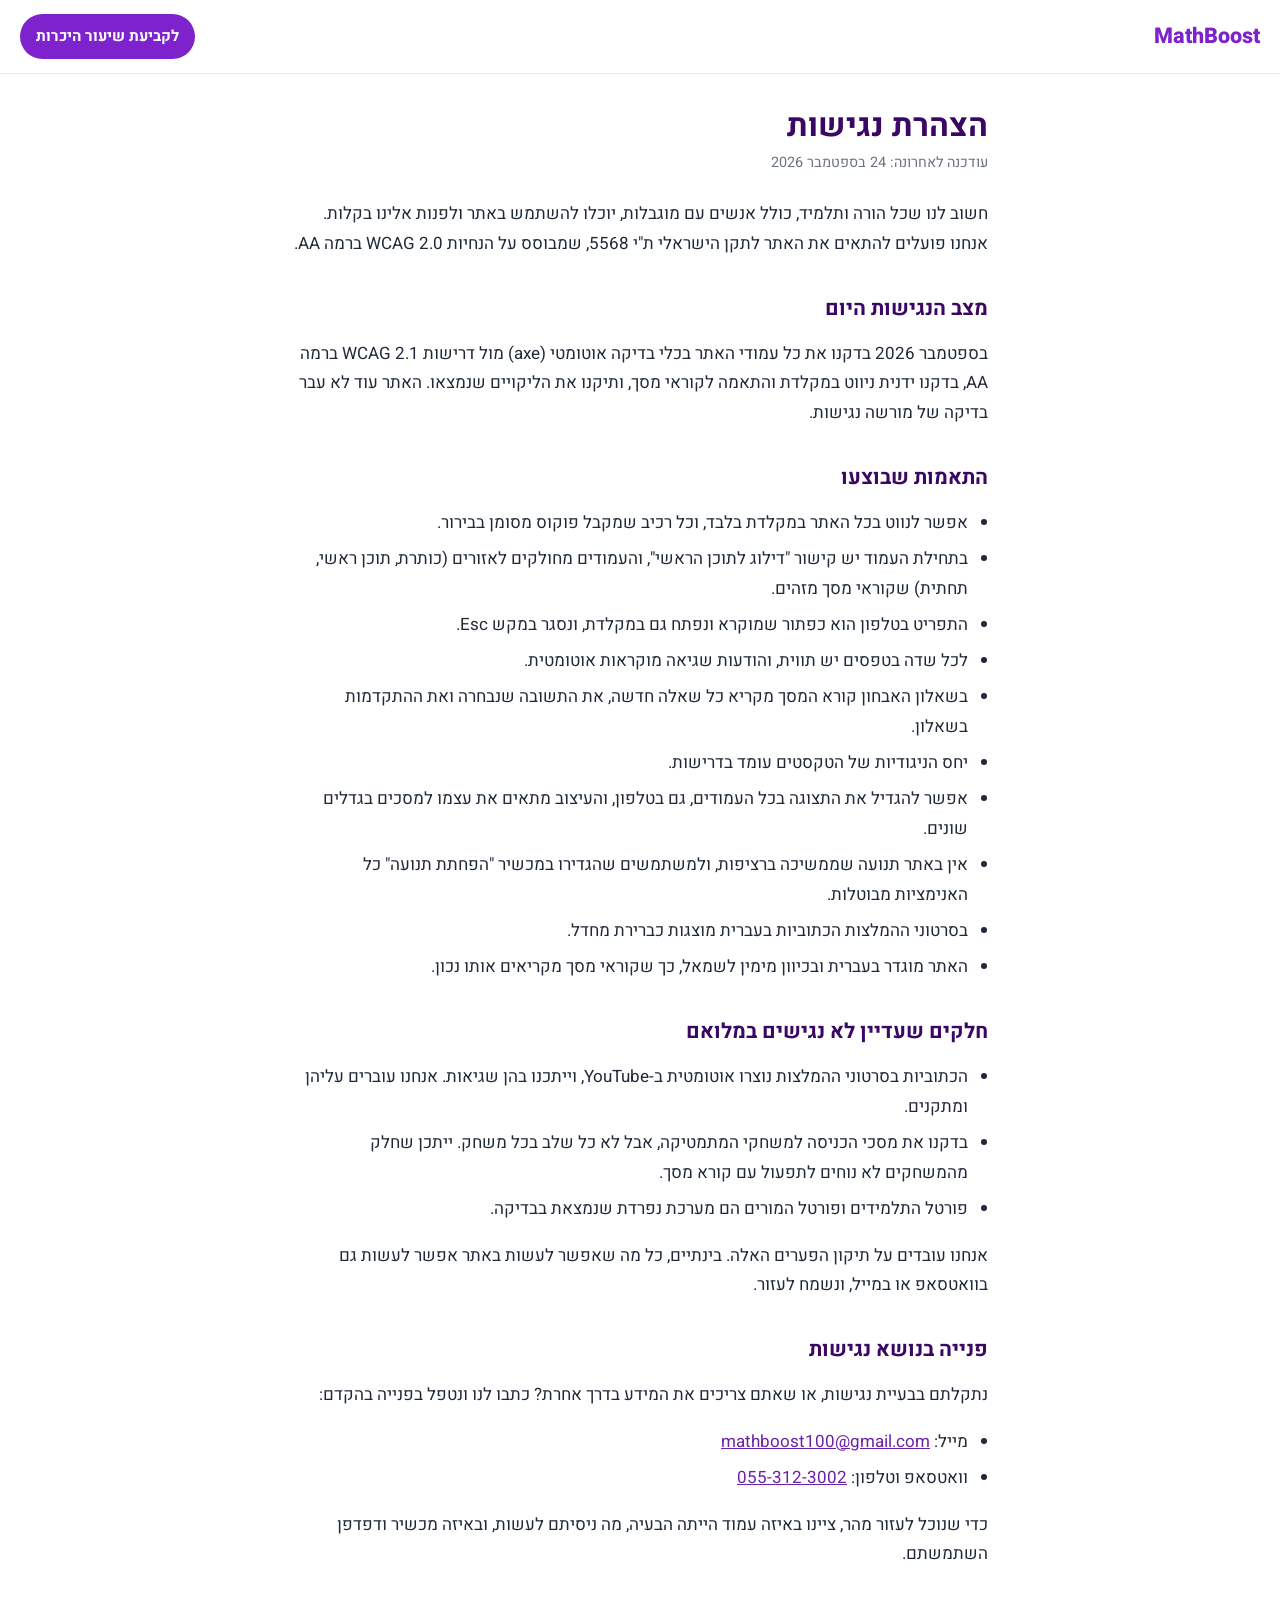
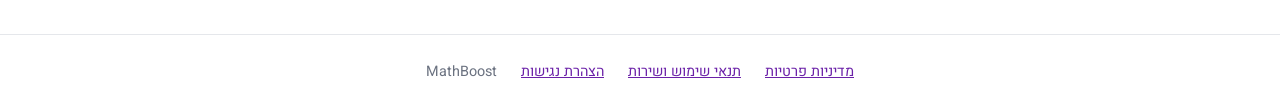
<file: accessibility/index.html>
<!DOCTYPE html>
<html lang="he" dir="rtl">
<head>
<meta charset="UTF-8">
<meta name="viewport" content="width=device-width, initial-scale=1">
<title>הצהרת נגישות | MathBoost</title>
<meta name="description" content="מצב הנגישות של אתר MathBoost, ההתאמות שבוצעו, מה עוד לא נגיש ואיך לפנות אלינו בנושא נגישות.">
<meta name="robots" content="index,follow">
<link rel="canonical" href="https://www.mathboost.co.il/accessibility/">
<link rel="icon" href="/favicon.svg" type="image/svg+xml">
<link href="https://fonts.googleapis.com/css2?family=Heebo:wght@400;500;700;800&display=swap" rel="stylesheet">
<link rel="stylesheet" href="/legal.css">
</head>
<body>
<header class="legal-top"><a href="/" class="legal-logo">MathBoost</a><a href="/#contact" class="legal-back">לקביעת שיעור היכרות</a></header>
<main class="legal">
  <h1>הצהרת נגישות</h1>
  <p class="legal-updated">עודכנה לאחרונה: 24 בספטמבר 2026</p>

  <p>חשוב לנו שכל הורה ותלמיד, כולל אנשים עם מוגבלות, יוכלו להשתמש באתר ולפנות אלינו בקלות. אנחנו פועלים להתאים את האתר לתקן הישראלי ת"י 5568, שמבוסס על הנחיות WCAG 2.0 ברמה AA.</p>

  <h2>מצב הנגישות היום</h2>
  <p>בספטמבר 2026 בדקנו את כל עמודי האתר בכלי בדיקה אוטומטי (axe) מול דרישות WCAG 2.1 ברמה AA, בדקנו ידנית ניווט במקלדת והתאמה לקוראי מסך, ותיקנו את הליקויים שנמצאו. האתר עוד לא עבר בדיקה של מורשה נגישות.</p>

  <h2>התאמות שבוצעו</h2>
  <ul>
    <li>אפשר לנווט בכל האתר במקלדת בלבד, וכל רכיב שמקבל פוקוס מסומן בבירור.</li>
    <li>בתחילת העמוד יש קישור "דילוג לתוכן הראשי", והעמודים מחולקים לאזורים (כותרת, תוכן ראשי, תחתית) שקוראי מסך מזהים.</li>
    <li>התפריט בטלפון הוא כפתור שמוקרא ונפתח גם במקלדת, ונסגר במקש Esc.</li>
    <li>לכל שדה בטפסים יש תווית, והודעות שגיאה מוקראות אוטומטית.</li>
    <li>בשאלון האבחון קורא המסך מקריא כל שאלה חדשה, את התשובה שנבחרה ואת ההתקדמות בשאלון.</li>
    <li>יחס הניגודיות של הטקסטים עומד בדרישות.</li>
    <li>אפשר להגדיל את התצוגה בכל העמודים, גם בטלפון, והעיצוב מתאים את עצמו למסכים בגדלים שונים.</li>
    <li>אין באתר תנועה שממשיכה ברציפות, ולמשתמשים שהגדירו במכשיר "הפחתת תנועה" כל האנימציות מבוטלות.</li>
    <li>בסרטוני ההמלצות הכתוביות בעברית מוצגות כברירת מחדל.</li>
    <li>האתר מוגדר בעברית ובכיוון מימין לשמאל, כך שקוראי מסך מקריאים אותו נכון.</li>
  </ul>

  <h2>חלקים שעדיין לא נגישים במלואם</h2>
  <ul>
    <li>הכתוביות בסרטוני ההמלצות נוצרו אוטומטית ב-YouTube, וייתכנו בהן שגיאות. אנחנו עוברים עליהן ומתקנים.</li>
    <li>בדקנו את מסכי הכניסה למשחקי המתמטיקה, אבל לא כל שלב בכל משחק. ייתכן שחלק מהמשחקים לא נוחים לתפעול עם קורא מסך.</li>
    <li>פורטל התלמידים ופורטל המורים הם מערכת נפרדת שנמצאת בבדיקה.</li>
  </ul>
  <p>אנחנו עובדים על תיקון הפערים האלה. בינתיים, כל מה שאפשר לעשות באתר אפשר לעשות גם בוואטסאפ או במייל, ונשמח לעזור.</p>

  <h2>פנייה בנושא נגישות</h2>
  <p>נתקלתם בבעיית נגישות, או שאתם צריכים את המידע בדרך אחרת? כתבו לנו ונטפל בפנייה בהקדם:</p>
  <ul>
    <li>מייל: <a href="mailto:mathboost100@gmail.com">mathboost100@gmail.com</a></li>
    <li>וואטסאפ וטלפון: <a href="https://wa.me/972553123002"><bdi>055-312-3002</bdi></a></li>
  </ul>
  <p>כדי שנוכל לעזור מהר, ציינו באיזה עמוד הייתה הבעיה, מה ניסיתם לעשות, ובאיזה מכשיר ודפדפן השתמשתם.</p>
</main>
<footer class="legal-footer">
  <a href="/privacy/">מדיניות פרטיות</a><a href="/terms/">תנאי שימוש ושירות</a><a href="/accessibility/">הצהרת נגישות</a>
  <span>MathBoost</span>
</footer>
</body>
</html>
</file>
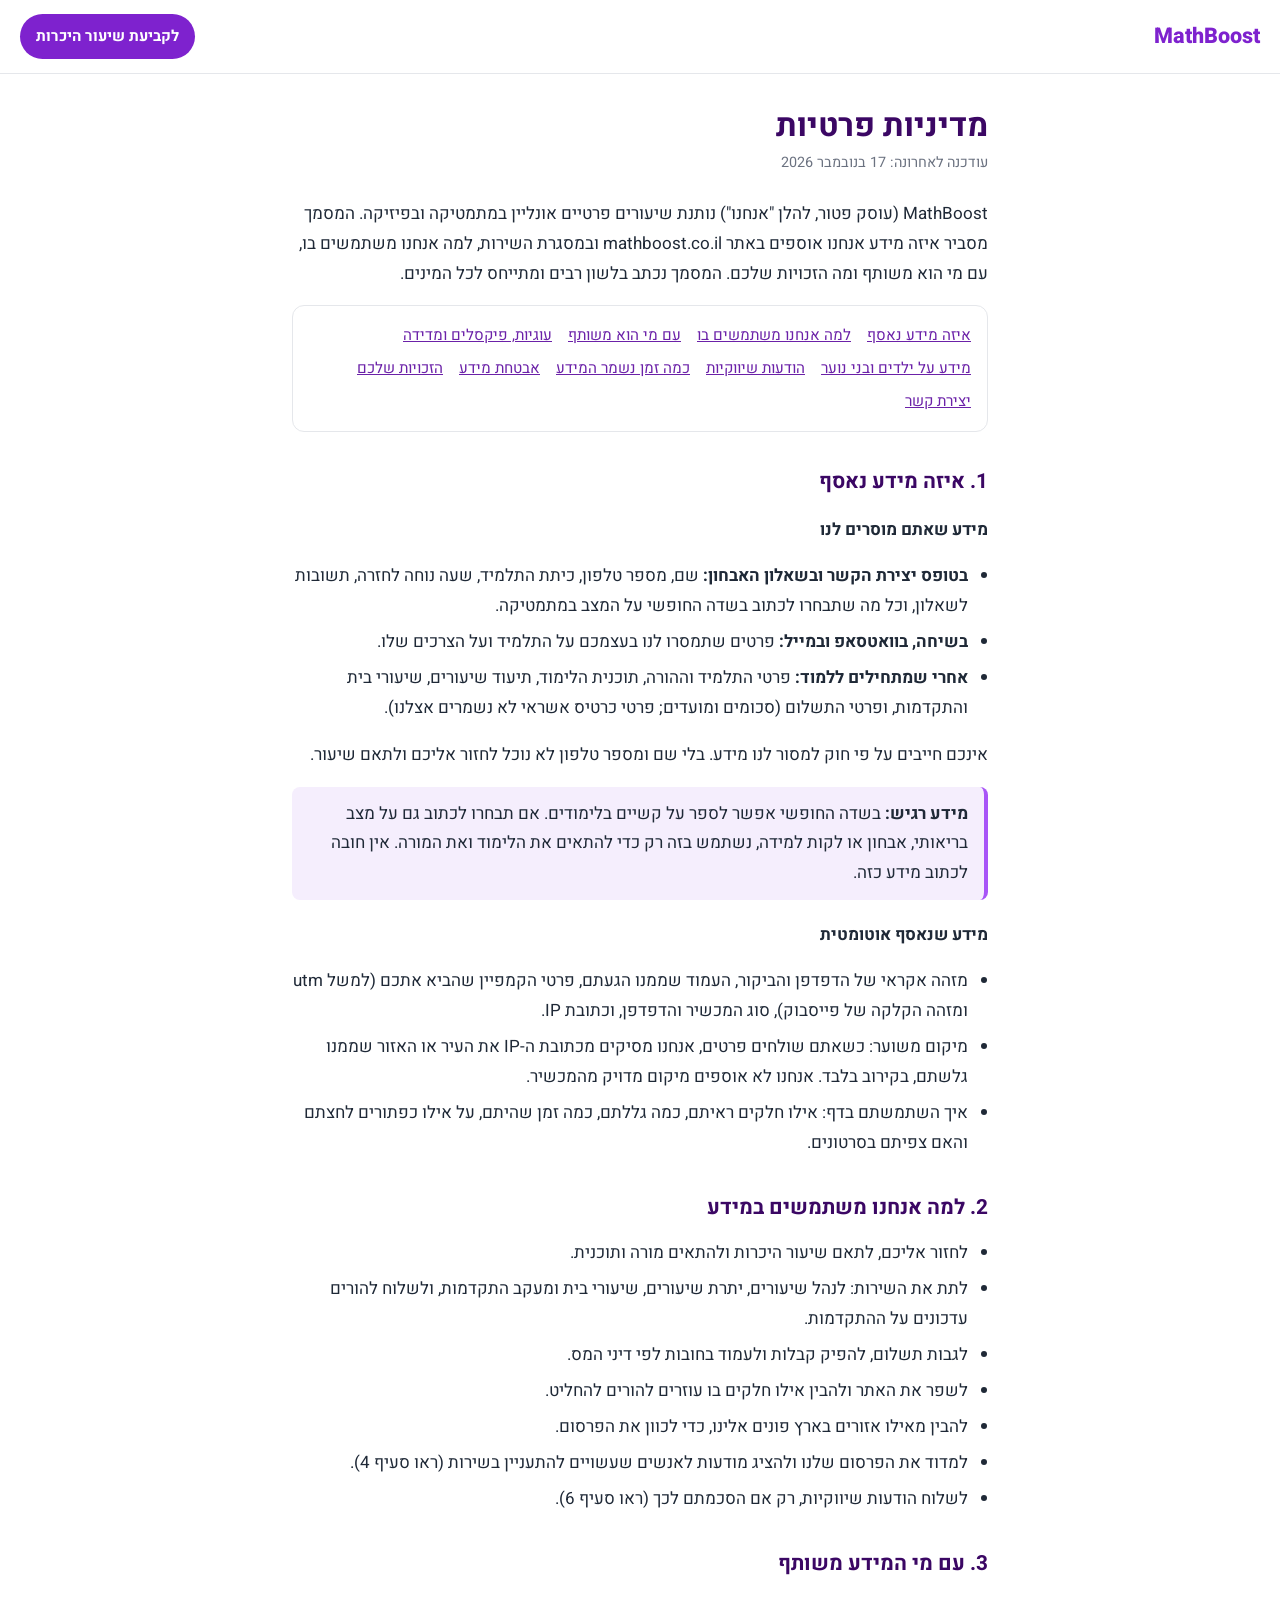
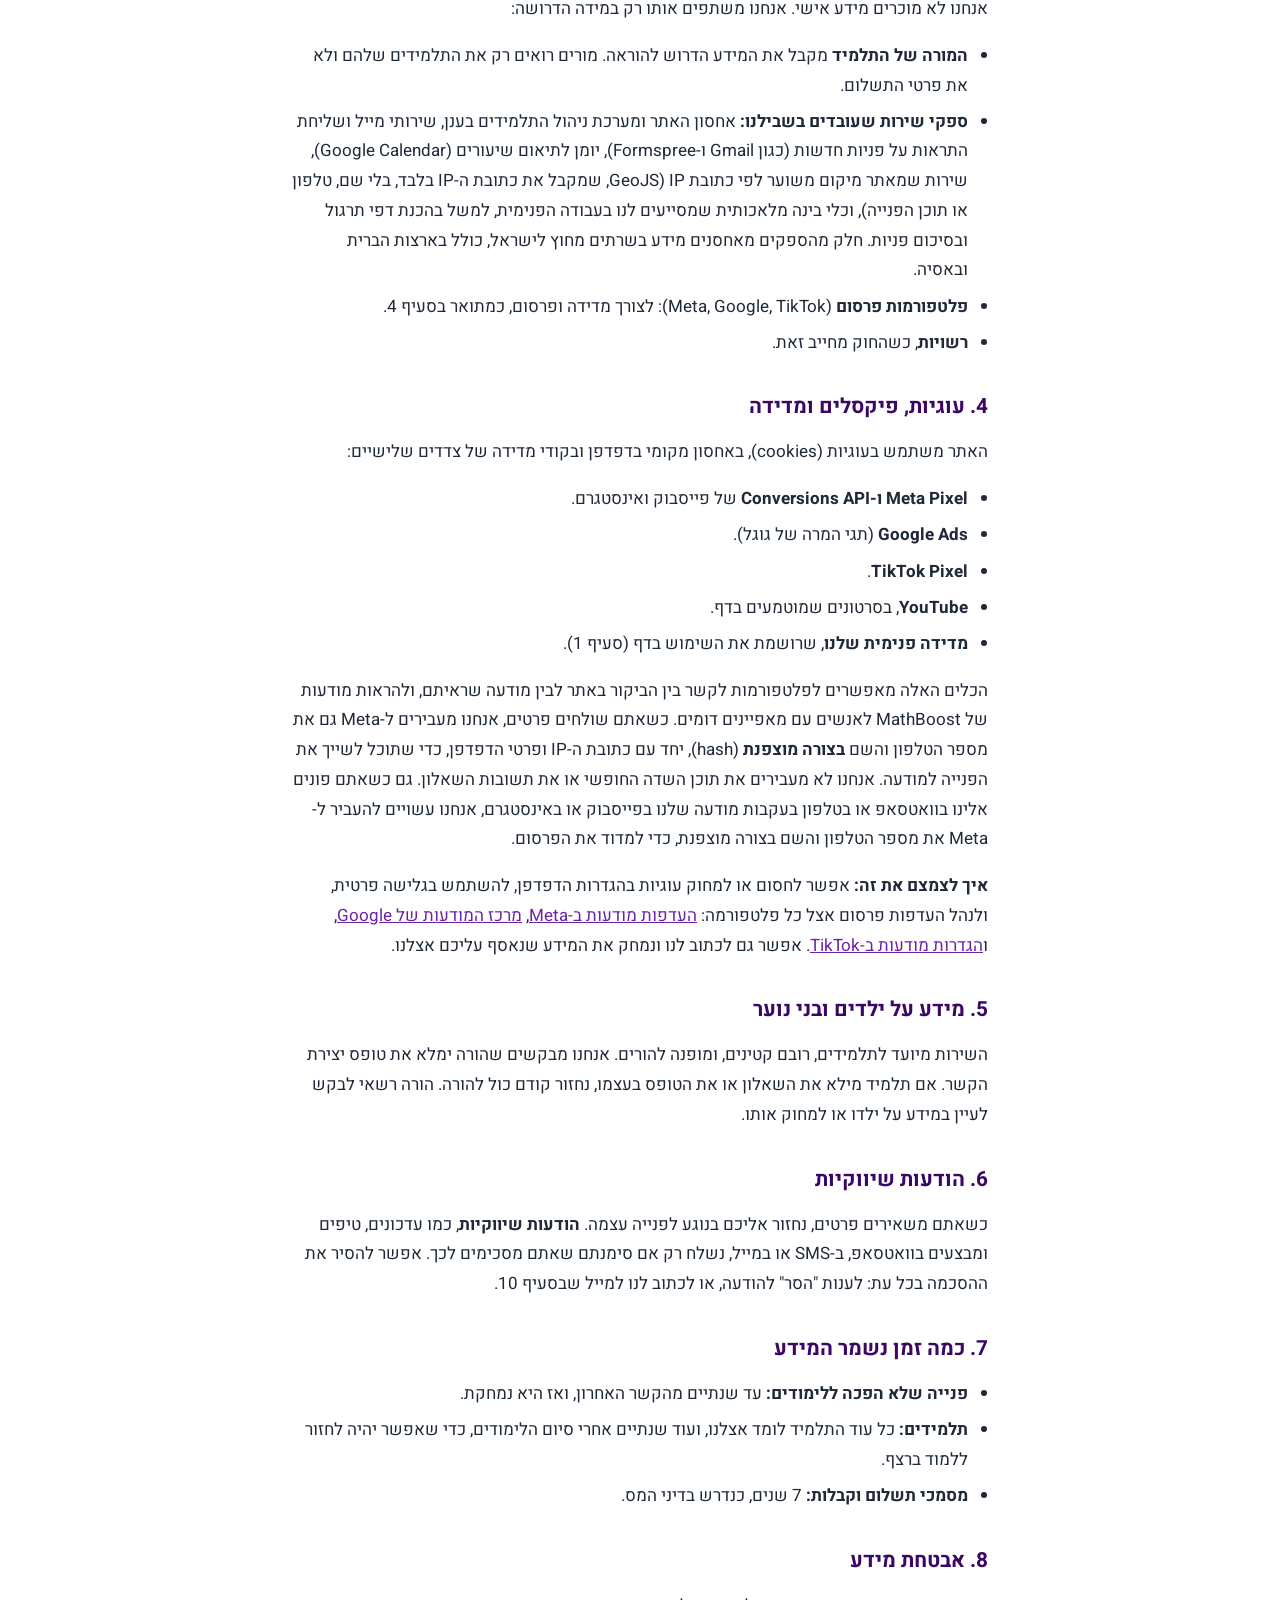
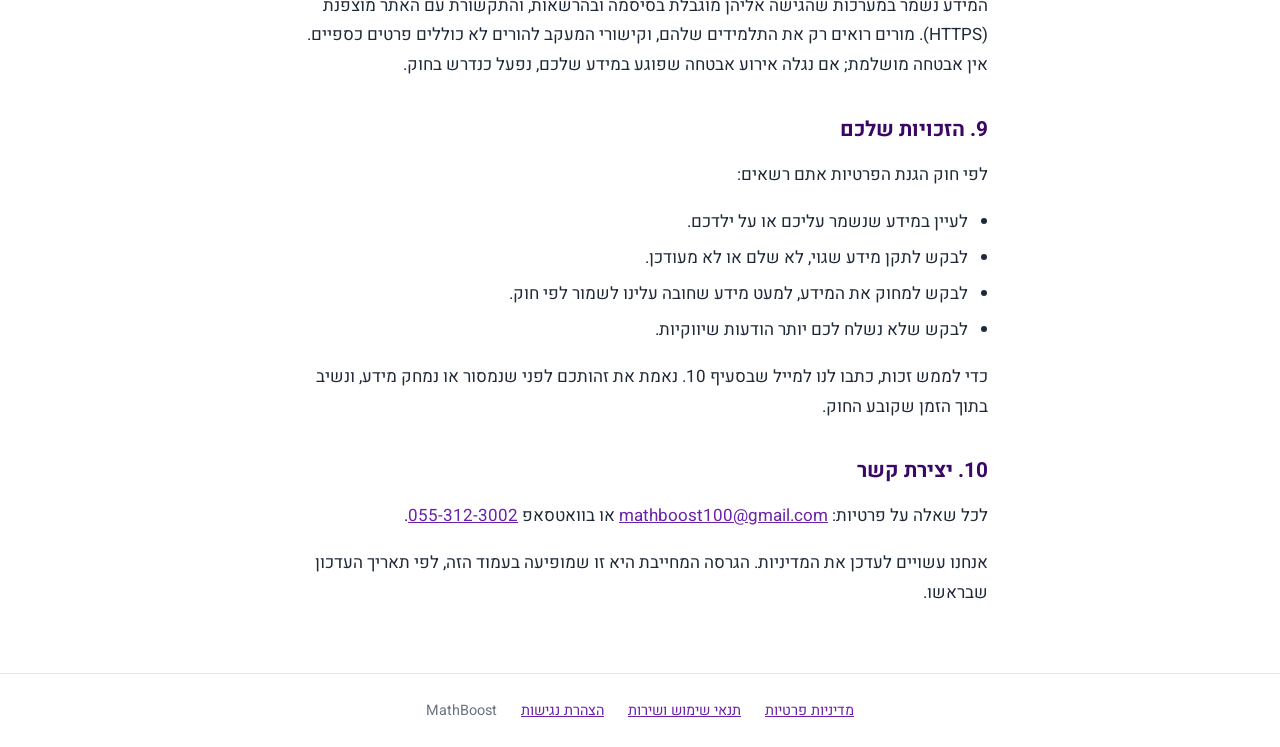
<file: privacy/index.html>
<!DOCTYPE html>
<html lang="he" dir="rtl">
<head>
<meta charset="UTF-8">
<meta name="viewport" content="width=device-width, initial-scale=1">
<title>מדיניות פרטיות | MathBoost</title>
<meta name="description" content="איזה מידע MathBoost אוספת באתר ובשירות, למה, עם מי הוא משותף, ואיך לבקש לעיין בו, לתקן אותו או למחוק אותו.">
<meta name="robots" content="index,follow">
<link rel="canonical" href="https://www.mathboost.co.il/privacy/">
<link rel="icon" href="/favicon.svg" type="image/svg+xml">
<link href="https://fonts.googleapis.com/css2?family=Heebo:wght@400;500;700;800&display=swap" rel="stylesheet">
<link rel="stylesheet" href="/legal.css">
</head>
<body>
<header class="legal-top"><a href="/" class="legal-logo">MathBoost</a><a href="/#contact" class="legal-back">לקביעת שיעור היכרות</a></header>
<main class="legal">
  <h1>מדיניות פרטיות</h1>
  <p class="legal-updated">עודכנה לאחרונה: 17 בנובמבר 2026</p>

  <p>MathBoost (עוסק פטור, להלן "אנחנו") נותנת שיעורים פרטיים אונליין במתמטיקה ובפיזיקה. המסמך מסביר איזה מידע אנחנו אוספים באתר mathboost.co.il ובמסגרת השירות, למה אנחנו משתמשים בו, עם מי הוא משותף ומה הזכויות שלכם. המסמך נכתב בלשון רבים ומתייחס לכל המינים.</p>

  <nav class="legal-toc" aria-label="תוכן המסמך">
    <a href="#collect">איזה מידע נאסף</a>
    <a href="#use">למה אנחנו משתמשים בו</a>
    <a href="#share">עם מי הוא משותף</a>
    <a href="#cookies">עוגיות, פיקסלים ומדידה</a>
    <a href="#minors">מידע על ילדים ובני נוער</a>
    <a href="#marketing">הודעות שיווקיות</a>
    <a href="#retention">כמה זמן נשמר המידע</a>
    <a href="#security">אבטחת מידע</a>
    <a href="#rights">הזכויות שלכם</a>
    <a href="#contact">יצירת קשר</a>
  </nav>

  <h2 id="collect">1. איזה מידע נאסף</h2>
  <h3>מידע שאתם מוסרים לנו</h3>
  <ul>
    <li><strong>בטופס יצירת הקשר ובשאלון האבחון:</strong> שם, מספר טלפון, כיתת התלמיד, שעה נוחה לחזרה, תשובות לשאלון, וכל מה שתבחרו לכתוב בשדה החופשי על המצב במתמטיקה.</li>
    <li><strong>בשיחה, בוואטסאפ ובמייל:</strong> פרטים שתמסרו לנו בעצמכם על התלמיד ועל הצרכים שלו.</li>
    <li><strong>אחרי שמתחילים ללמוד:</strong> פרטי התלמיד וההורה, תוכנית הלימוד, תיעוד שיעורים, שיעורי בית והתקדמות, ופרטי התשלום (סכומים ומועדים; פרטי כרטיס אשראי לא נשמרים אצלנו).</li>
  </ul>
  <p>אינכם חייבים על פי חוק למסור לנו מידע. בלי שם ומספר טלפון לא נוכל לחזור אליכם ולתאם שיעור.</p>
  <p class="legal-note"><strong>מידע רגיש:</strong> בשדה החופשי אפשר לספר על קשיים בלימודים. אם תבחרו לכתוב גם על מצב בריאותי, אבחון או לקות למידה, נשתמש בזה רק כדי להתאים את הלימוד ואת המורה. אין חובה לכתוב מידע כזה.</p>

  <h3>מידע שנאסף אוטומטית</h3>
  <ul>
    <li>מזהה אקראי של הדפדפן והביקור, העמוד שממנו הגעתם, פרטי הקמפיין שהביא אתכם (למשל utm ומזהה הקלקה של פייסבוק), סוג המכשיר והדפדפן, וכתובת IP.</li>
    <li>מיקום משוער: כשאתם שולחים פרטים, אנחנו מסיקים מכתובת ה-IP את העיר או האזור שממנו גלשתם, בקירוב בלבד. אנחנו לא אוספים מיקום מדויק מהמכשיר.</li>
    <li>איך השתמשתם בדף: אילו חלקים ראיתם, כמה גללתם, כמה זמן שהיתם, על אילו כפתורים לחצתם והאם צפיתם בסרטונים.</li>
  </ul>

  <h2 id="use">2. למה אנחנו משתמשים במידע</h2>
  <ul>
    <li>לחזור אליכם, לתאם שיעור היכרות ולהתאים מורה ותוכנית.</li>
    <li>לתת את השירות: לנהל שיעורים, יתרת שיעורים, שיעורי בית ומעקב התקדמות, ולשלוח להורים עדכונים על ההתקדמות.</li>
    <li>לגבות תשלום, להפיק קבלות ולעמוד בחובות לפי דיני המס.</li>
    <li>לשפר את האתר ולהבין אילו חלקים בו עוזרים להורים להחליט.</li>
    <li>להבין מאילו אזורים בארץ פונים אלינו, כדי לכוון את הפרסום.</li>
    <li>למדוד את הפרסום שלנו ולהציג מודעות לאנשים שעשויים להתעניין בשירות (ראו סעיף 4).</li>
    <li>לשלוח הודעות שיווקיות, רק אם הסכמתם לכך (ראו סעיף 6).</li>
  </ul>

  <h2 id="share">3. עם מי המידע משותף</h2>
  <p>אנחנו לא מוכרים מידע אישי. אנחנו משתפים אותו רק במידה הדרושה:</p>
  <ul>
    <li><strong>המורה של התלמיד</strong> מקבל את המידע הדרוש להוראה. מורים רואים רק את התלמידים שלהם ולא את פרטי התשלום.</li>
    <li><strong>ספקי שירות שעובדים בשבילנו:</strong> אחסון האתר ומערכת ניהול התלמידים בענן, שירותי מייל ושליחת התראות על פניות חדשות (כגון Gmail ו-Formspree), יומן לתיאום שיעורים (Google Calendar), שירות שמאתר מיקום משוער לפי כתובת IP (GeoJS, שמקבל את כתובת ה-IP בלבד, בלי שם, טלפון או תוכן הפנייה), וכלי בינה מלאכותית שמסייעים לנו בעבודה הפנימית, למשל בהכנת דפי תרגול ובסיכום פניות. חלק מהספקים מאחסנים מידע בשרתים מחוץ לישראל, כולל בארצות הברית ובאסיה.</li>
    <li><strong>פלטפורמות פרסום</strong> (Meta, Google, TikTok): לצורך מדידה ופרסום, כמתואר בסעיף 4.</li>
    <li><strong>רשויות</strong>, כשהחוק מחייב זאת.</li>
  </ul>

  <h2 id="cookies">4. עוגיות, פיקסלים ומדידה</h2>
  <p>האתר משתמש בעוגיות (cookies), באחסון מקומי בדפדפן ובקודי מדידה של צדדים שלישיים:</p>
  <ul>
    <li><strong>Meta Pixel ו-Conversions API</strong> של פייסבוק ואינסטגרם.</li>
    <li><strong>Google Ads</strong> (תגי המרה של גוגל).</li>
    <li><strong>TikTok Pixel</strong>.</li>
    <li><strong>YouTube</strong>, בסרטונים שמוטמעים בדף.</li>
    <li><strong>מדידה פנימית שלנו</strong>, שרושמת את השימוש בדף (סעיף 1).</li>
  </ul>
  <p>הכלים האלה מאפשרים לפלטפורמות לקשר בין הביקור באתר לבין מודעה שראיתם, ולהראות מודעות של MathBoost לאנשים עם מאפיינים דומים. כשאתם שולחים פרטים, אנחנו מעבירים ל-Meta גם את מספר הטלפון והשם <strong>בצורה מוצפנת</strong> (hash), יחד עם כתובת ה-IP ופרטי הדפדפן, כדי שתוכל לשייך את הפנייה למודעה. אנחנו לא מעבירים את תוכן השדה החופשי או את תשובות השאלון. גם כשאתם פונים אלינו בוואטסאפ או בטלפון בעקבות מודעה שלנו בפייסבוק או באינסטגרם, אנחנו עשויים להעביר ל-Meta את מספר הטלפון והשם בצורה מוצפנת, כדי למדוד את הפרסום.</p>
  <p><strong>איך לצמצם את זה:</strong> אפשר לחסום או למחוק עוגיות בהגדרות הדפדפן, להשתמש בגלישה פרטית, ולנהל העדפות פרסום אצל כל פלטפורמה:
    <a href="https://www.facebook.com/adpreferences" target="_blank" rel="noopener">העדפות מודעות ב-Meta</a>,
    <a href="https://myadcenter.google.com/" target="_blank" rel="noopener">מרכז המודעות של Google</a>,
    ו<a href="https://www.tiktok.com/setting/ads" target="_blank" rel="noopener">הגדרות מודעות ב-TikTok</a>.
    אפשר גם לכתוב לנו ונמחק את המידע שנאסף עליכם אצלנו.</p>

  <h2 id="minors">5. מידע על ילדים ובני נוער</h2>
  <p>השירות מיועד לתלמידים, רובם קטינים, ומופנה להורים. אנחנו מבקשים שהורה ימלא את טופס יצירת הקשר. אם תלמיד מילא את השאלון או את הטופס בעצמו, נחזור קודם כול להורה. הורה רשאי לבקש לעיין במידע על ילדו או למחוק אותו.</p>

  <h2 id="marketing">6. הודעות שיווקיות</h2>
  <p>כשאתם משאירים פרטים, נחזור אליכם בנוגע לפנייה עצמה. <strong>הודעות שיווקיות</strong>, כמו עדכונים, טיפים ומבצעים בוואטסאפ, ב-SMS או במייל, נשלח רק אם סימנתם שאתם מסכימים לכך. אפשר להסיר את ההסכמה בכל עת: לענות "הסר" להודעה, או לכתוב לנו למייל שבסעיף 10.</p>

  <h2 id="retention">7. כמה זמן נשמר המידע</h2>
  <ul>
    <li><strong>פנייה שלא הפכה ללימודים:</strong> עד שנתיים מהקשר האחרון, ואז היא נמחקת.</li>
    <li><strong>תלמידים:</strong> כל עוד התלמיד לומד אצלנו, ועוד שנתיים אחרי סיום הלימודים, כדי שאפשר יהיה לחזור ללמוד ברצף.</li>
    <li><strong>מסמכי תשלום וקבלות:</strong> 7 שנים, כנדרש בדיני המס.</li>
  </ul>

  <h2 id="security">8. אבטחת מידע</h2>
  <p>המידע נשמר במערכות שהגישה אליהן מוגבלת בסיסמה ובהרשאות, והתקשורת עם האתר מוצפנת (HTTPS). מורים רואים רק את התלמידים שלהם, וקישורי המעקב להורים לא כוללים פרטים כספיים. אין אבטחה מושלמת; אם נגלה אירוע אבטחה שפוגע במידע שלכם, נפעל כנדרש בחוק.</p>

  <h2 id="rights">9. הזכויות שלכם</h2>
  <p>לפי חוק הגנת הפרטיות אתם רשאים:</p>
  <ul>
    <li>לעיין במידע שנשמר עליכם או על ילדכם.</li>
    <li>לבקש לתקן מידע שגוי, לא שלם או לא מעודכן.</li>
    <li>לבקש למחוק את המידע, למעט מידע שחובה עלינו לשמור לפי חוק.</li>
    <li>לבקש שלא נשלח לכם יותר הודעות שיווקיות.</li>
  </ul>
  <p>כדי לממש זכות, כתבו לנו למייל שבסעיף 10. נאמת את זהותכם לפני שנמסור או נמחק מידע, ונשיב בתוך הזמן שקובע החוק.</p>

  <h2 id="contact">10. יצירת קשר</h2>
  <p>לכל שאלה על פרטיות: <a href="mailto:mathboost100@gmail.com">mathboost100@gmail.com</a> או בוואטסאפ <a href="https://wa.me/972553123002"><bdi>055-312-3002</bdi></a>.</p>
  <p>אנחנו עשויים לעדכן את המדיניות. הגרסה המחייבת היא זו שמופיעה בעמוד הזה, לפי תאריך העדכון שבראשו.</p>
</main>
<footer class="legal-footer">
  <a href="/privacy/">מדיניות פרטיות</a><a href="/terms/">תנאי שימוש ושירות</a><a href="/accessibility/">הצהרת נגישות</a>
  <span>MathBoost</span>
</footer>
</body>
</html>
</file>
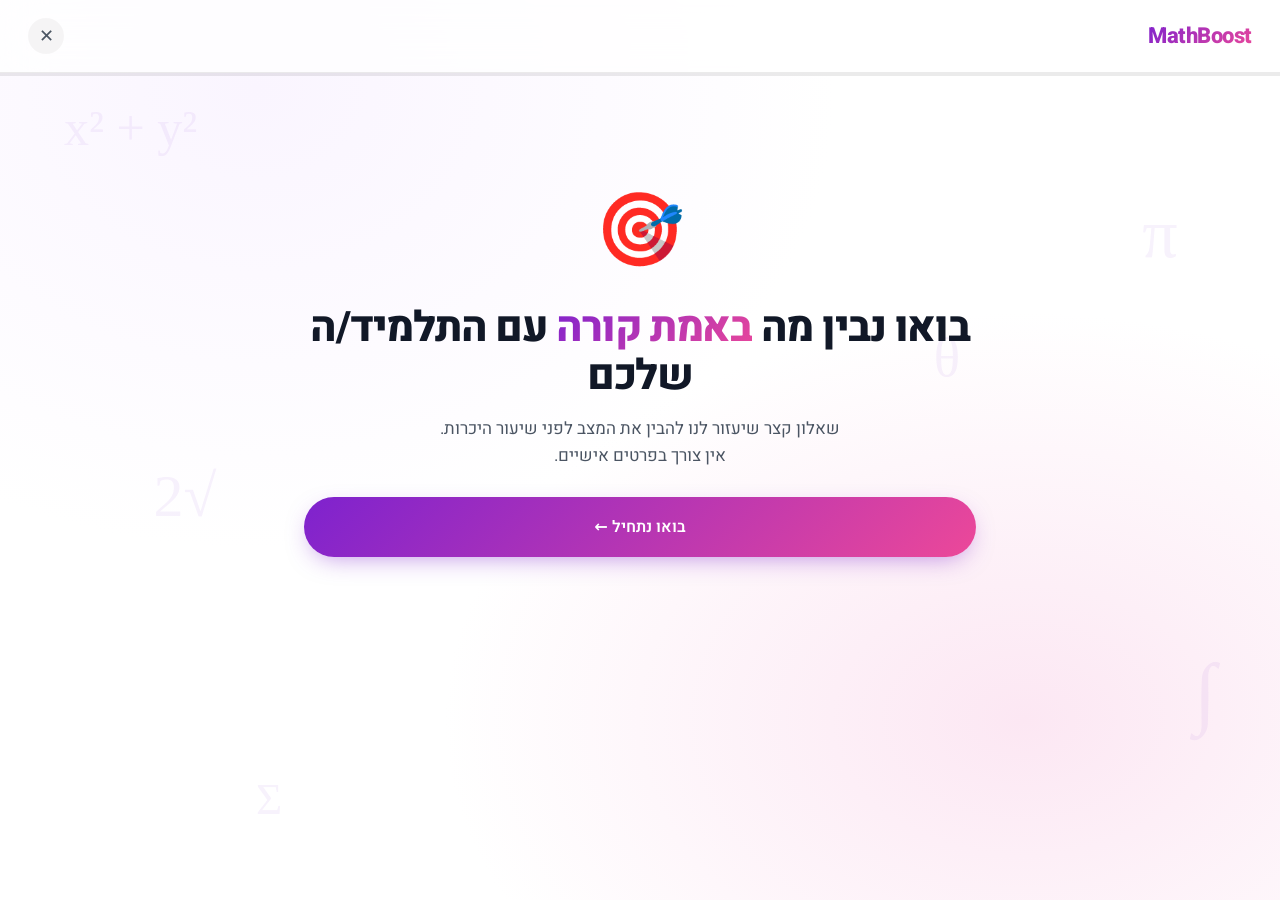
<file: quiz/index.html>
<!DOCTYPE html>
<html lang="he" dir="rtl">
<head>
<meta charset="UTF-8">
<meta name="viewport" content="width=device-width, initial-scale=1">
<title>שאלון אבחון במתמטיקה לתלמידים | MathBoost</title>
<meta name="description" content="שאלון אבחון קצר של MathBoost שיעזור להבין את הקושי במתמטיקה ולזהות את נקודת הפתיחה המתאימה לתלמיד או לתלמידה.">
<meta name="robots" content="index,follow,max-image-preview:large,max-snippet:-1">
<link rel="canonical" href="https://www.mathboost.co.il/quiz/">
<!-- Meta Pixel Code (same pixel as the home page) -->
<script>
!function(f,b,e,v,n,t,s)
{if(f.fbq)return;n=f.fbq=function(){n.callMethod?
n.callMethod.apply(n,arguments):n.queue.push(arguments)};
if(!f._fbq)f._fbq=n;n.push=n;n.loaded=!0;n.version='2.0';
n.queue=[];t=b.createElement(e);t.async=!0;
t.src=v;s=b.getElementsByTagName(e)[0];
s.parentNode.insertBefore(t,s)}(window, document,'script',
'https://connect.facebook.net/en_US/fbevents.js');
fbq('init', '1651905856154869');
fbq('track', 'PageView');
</script>
<noscript><img height="1" width="1" style="display:none"
src="https://www.facebook.com/tr?id=1651905856154869&ev=PageView&noscript=1"
/></noscript>
<!-- End Meta Pixel Code -->
<link href="https://fonts.googleapis.com/css2?family=Heebo:wght@300;400;500;600;700;800&display=swap" rel="stylesheet">
<style>
  /* ═══════════════ Design system ═══════════════ */
  :root {
    --purple: #7E22CE;
    --purple-dark: #6B21A8;
    --purple-light: #FAF5FF;
    --purple-soft: #EDE9FE;
    --pink: #EC4899;
    --gold: #F59E0B;
    --green: #10B981;
    --red: #EF4444;
    --text: #111827;
    --text-soft: #4B5563;
    --text-mute: #9CA3AF;
    --border: rgba(0,0,0,0.08);
    --shadow: 0 10px 40px -10px rgba(126, 34, 206, 0.2);
    --shadow-hover: 0 20px 50px -10px rgba(126, 34, 206, 0.4);
  }
  * { box-sizing: border-box; margin: 0; padding: 0; }
  body {
    font-family: 'Heebo', system-ui, sans-serif;
    background:
      radial-gradient(at 20% 10%, #FAF5FF 0%, transparent 40%),
      radial-gradient(at 80% 80%, #FCE7F3 0%, transparent 40%),
      #FFFFFF;
    background-attachment: fixed;
    color: var(--text);
    min-height: 100vh;
    line-height: 1.55;
    overflow-x: hidden;
  }
  /* Floating math equations background */
  .floating-math {
    position: fixed; inset: 0; pointer-events: none; z-index: 0; opacity: 0.06;
  }
  .floating-math span {
    position: absolute; font-size: 50px; font-weight: 200; color: var(--purple);
    font-family: 'Times New Roman', serif;
  }
  .floating-math span:nth-child(1) { top: 10%; left: 5%; animation-delay: 0s; }
  .floating-math span:nth-child(2) { top: 20%; right: 8%; animation-delay: 2s; font-size: 70px; }
  .floating-math span:nth-child(3) { top: 50%; left: 12%; animation-delay: 5s; font-size: 60px; }
  .floating-math span:nth-child(4) { top: 70%; right: 5%; animation-delay: 7s; font-size: 80px; }
  .floating-math span:nth-child(5) { top: 85%; left: 20%; animation-delay: 9s; font-size: 45px; }
  .floating-math span:nth-child(6) { top: 35%; right: 25%; animation-delay: 12s; font-size: 55px; }
  @keyframes float {
    0%, 100% { transform: translate(0, 0) rotate(0deg); }
    25% { transform: translate(20px, -30px) rotate(5deg); }
    50% { transform: translate(-15px, 20px) rotate(-3deg); }
    75% { transform: translate(10px, 30px) rotate(2deg); }
  }

  /* ═══════════════ Header ═══════════════ */
  .topnav {
    position: sticky; top: 0; z-index: 50;
    background: rgba(255,255,255,0.75); backdrop-filter: blur(20px);
    border-bottom: 1px solid var(--border);
    padding: 18px 28px;
    display: flex; justify-content: space-between; align-items: center;
  }
  .brand {
    font-size: 22px; font-weight: 800; letter-spacing: -0.02em;
    background: linear-gradient(135deg, var(--purple) 0%, var(--pink) 100%);
    -webkit-background-clip: text; background-clip: text; -webkit-text-fill-color: transparent;
  }
  .close-btn {
    background: rgba(0,0,0,0.04); border: none; width: 36px; height: 36px;
    border-radius: 18px; cursor: pointer; font-size: 18px; color: var(--text-soft);
    transition: all .2s;
  }
  .close-btn:hover { background: rgba(0,0,0,0.08); transform: scale(1.05); }

  /* ═══════════════ Progress bar ═══════════════ */
  .progress-bar-wrap {
    position: sticky; top: 73px; z-index: 49;
    height: 3px; background: var(--border); overflow: hidden;
  }
  .progress-bar {
    height: 100%; width: 0%; transition: width .5s cubic-bezier(.2,.8,.2,1);
    background: linear-gradient(90deg, var(--purple), var(--pink));
  }

  /* ═══════════════ Main ═══════════════ */
  main {
    max-width: 720px; margin: 0 auto; padding: 60px 24px 80px;
    position: relative; z-index: 1;
  }

  /* ═══════════════ Step container ═══════════════ */
  .step {
    display: none;
    animation: stepIn .5s cubic-bezier(.2,.8,.2,1);
  }
  .step.active { display: block; }
  @keyframes stepIn {
    from { opacity: 0; transform: translateY(20px); }
    to { opacity: 1; transform: translateY(0); }
  }

  /* ═══════════════ Intro screen ═══════════════ */
  .intro {
    text-align: center; padding-top: 20px;
  }
  .intro-emoji {
    font-size: 72px; margin-bottom: 16px;
    display: inline-block;
    animation: bounce 2s 2 ease-in-out;
  }
  @keyframes bounce {
    0%, 100% { transform: translateY(0); }
    50% { transform: translateY(-8px); }
  }
  .intro h1 {
    font-size: clamp(28px, 5vw, 42px); font-weight: 800; letter-spacing: -0.03em;
    line-height: 1.15; margin-bottom: 16px;
  }
  .intro h1 .accent {
    background: linear-gradient(135deg, var(--purple) 0%, var(--pink) 100%);
    -webkit-background-clip: text; background-clip: text; -webkit-text-fill-color: transparent;
  }
  .intro p { font-size: 17px; color: var(--text-soft); margin-bottom: 28px; }
  .intro-stats {
    display: flex; justify-content: center; gap: 32px;
    margin-bottom: 36px; flex-wrap: wrap;
  }
  .intro-stat-item {
    display: flex; align-items: center; gap: 8px;
    font-size: 14px; color: var(--text-soft);
  }
  .intro-stat-item strong { color: var(--purple); font-weight: 700; font-size: 16px; }

  /* ═══════════════ Question card ═══════════════ */
  .q-counter {
    font-size: 13px; color: var(--text-mute); font-weight: 600;
    letter-spacing: 0.05em; margin-bottom: 10px;
  }
  .step h1:focus, .step h2:focus { outline: none; }
  .q-title {
    font-size: clamp(22px, 4vw, 28px); font-weight: 700; line-height: 1.3;
    margin-bottom: 8px; letter-spacing: -0.02em;
  }
  .q-subtitle {
    font-size: 14px; color: var(--text-soft); margin-bottom: 28px;
  }

  /* ═══════════════ Options ═══════════════ */
  .options { display: flex; flex-direction: column; gap: 10px; margin-bottom: 28px; }
  .option {
    background: rgba(255,255,255,0.7);
    backdrop-filter: blur(20px);
    border: 1.5px solid var(--border);
    border-radius: 16px; padding: 18px 20px;
    cursor: pointer; transition: all .25s cubic-bezier(.2,.8,.2,1);
    display: flex; align-items: center; gap: 14px;
    text-align: right; font-family: inherit; font-size: 15px; color: var(--text);
    box-shadow: 0 1px 2px rgba(0,0,0,0.02);
    width: 100%;
  }
  .option:hover {
    border-color: var(--purple);
    transform: translateY(-2px);
    box-shadow: var(--shadow);
  }
  .option.selected {
    background: linear-gradient(135deg, var(--purple-light) 0%, #FFF 100%);
    border-color: var(--purple);
    box-shadow: var(--shadow);
  }
  .option-emoji { font-size: 24px; flex-shrink: 0; }
  .option-text { flex: 1; font-weight: 500; }
  /* Fix #2: hide checkmark on unselected, only show when picked */
  .option-check {
    width: 22px; height: 22px; border-radius: 11px;
    border: 2px solid var(--border); flex-shrink: 0;
    display: flex; align-items: center; justify-content: center;
    transition: all .2s;
    color: transparent;            /* hide the ✓ text by default */
  }
  .option.selected .option-check {
    background: var(--purple); border-color: var(--purple);
    color: #fff;                    /* reveal it only when selected */
    transform: scale(1.1);
  }

  /* ═══════════════ Input fields ═══════════════ */
  .input-field {
    width: 100%; padding: 16px 20px; font-family: inherit; font-size: 16px;
    background: #fff; border: 1.5px solid var(--border); border-radius: 14px;
    color: var(--text); text-align: right; transition: all .2s;
    margin-bottom: 16px;
  }
  .input-field:focus {
    outline: none; border-color: var(--purple);
    box-shadow: 0 0 0 4px rgba(126, 34, 206, 0.1);
  }
  textarea.input-field { resize: vertical; min-height: 80px; }

  /* ═══════════════ Buttons ═══════════════ */
  .btn-row { display: flex; gap: 10px; margin-top: 8px; }
  .btn {
    padding: 16px 28px; font-family: inherit; font-size: 15px; font-weight: 600;
    border: none; border-radius: 100px; cursor: pointer;
    transition: all .25s cubic-bezier(.2,.8,.2,1);
    display: inline-flex; align-items: center; justify-content: center; gap: 8px;
  }
  .btn-primary {
    background: linear-gradient(135deg, var(--purple) 0%, var(--pink) 100%);
    color: #fff; flex: 1;
    box-shadow: 0 8px 24px -8px rgba(126, 34, 206, 0.5);
  }
  .btn-primary:hover:not(:disabled) {
    transform: translateY(-2px);
    box-shadow: 0 12px 30px -8px rgba(126, 34, 206, 0.7);
  }
  .btn-primary:disabled { opacity: 0.4; cursor: not-allowed; box-shadow: none; }
  /* Fix #3: helper text on disabled primary — auto-hides when btn is enabled */
  .btn-disabled-hint {
    text-align: center; font-size: 12px; color: var(--text-mute);
    margin-top: 10px; height: 16px;
    transition: opacity .25s; opacity: 1;
  }
  .btn-row:has(.btn-primary:not(:disabled)) + .btn-disabled-hint {
    opacity: 0; pointer-events: none;
  }
  /* Fix #5: stronger secondary back button */
  .btn-secondary {
    background: #fff; color: var(--text-soft);
    border: 1.5px solid var(--border);
    padding: 16px 22px;
    font-weight: 600;
  }
  .btn-secondary:hover {
    background: var(--purple-light);
    border-color: var(--purple);
    color: var(--purple-dark);
  }
  .btn-big {
    width: 100%; padding: 18px 32px; font-size: 16px;
  }

  /* ═══════════════ Result screen ═══════════════ */
  .result-hero {
    text-align: center; padding: 20px 0 32px;
  }
  .result-icon {
    width: 88px; height: 88px; border-radius: 24px;
    background: linear-gradient(135deg, var(--purple) 0%, var(--pink) 100%);
    color: #fff; font-size: 44px;
    display: inline-flex; align-items: center; justify-content: center;
    margin-bottom: 18px;
    box-shadow: 0 16px 40px -10px rgba(126, 34, 206, 0.4);
    animation: bounce 2s 2 ease-in-out;
  }
  .result-hero h2 {
    font-size: clamp(26px, 5vw, 34px); font-weight: 800;
    letter-spacing: -0.03em; line-height: 1.2; margin-bottom: 10px;
  }
  .result-hero p { font-size: 16px; color: var(--text-soft); }

  .result-card {
    background: rgba(255,255,255,0.7);
    backdrop-filter: blur(20px);
    border: 1px solid var(--border);
    border-radius: 20px; padding: 28px;
    margin-bottom: 16px;
    box-shadow: var(--shadow);
  }
  .result-card-label {
    font-size: 11px; font-weight: 700; letter-spacing: 0.1em;
    color: var(--purple); margin-bottom: 10px;
  }
  .result-card h3 {
    font-size: 22px; font-weight: 700; margin-bottom: 12px;
    letter-spacing: -0.02em;
  }
  .result-card p { color: var(--text-soft); font-size: 15px; line-height: 1.65; }
  .result-card ul { margin: 14px 0; padding-right: 20px; color: var(--text-soft); }
  .result-card li {
    margin-bottom: 8px; font-size: 14px;
    opacity: 0; transform: translateY(6px);
    animation: stepReveal 0.45s cubic-bezier(0.16, 1, 0.3, 1) forwards;
  }
  @keyframes stepReveal {
    to { opacity: 1; transform: translateY(0); }
  }

  .recommendation-tag {
    display: inline-block;
    padding: 6px 14px; border-radius: 100px;
    background: linear-gradient(135deg, var(--purple-soft) 0%, #FCE7F3 100%);
    color: var(--purple-dark); font-size: 12px; font-weight: 700;
    margin-bottom: 14px;
  }

  /* ═══════════════ Inline lead form on result screen ═══════════════════ */
  .lead-form-card {
    background: linear-gradient(135deg, #faf5ff 0%, #fdf2f8 100%);
    border: 1.5px solid #ede9fe;
    border-radius: 20px;
    padding: 28px 24px;
    margin-top: 24px;
    position: relative;
    overflow: hidden;
  }
  .lead-form-card::before {
    content: ''; position: absolute; top: -80px; left: -60px;
    width: 240px; height: 240px; border-radius: 50%;
    background: radial-gradient(circle, rgba(126,34,206,0.07), transparent 70%);
    pointer-events: none;
  }
  .lead-form-card::after {
    content: ''; position: absolute; bottom: -100px; right: -40px;
    width: 260px; height: 260px; border-radius: 50%;
    background: radial-gradient(circle, rgba(236,72,153,0.08), transparent 70%);
    pointer-events: none;
  }
  .lead-form-card > * { position: relative; z-index: 1; }
  .lead-form-header {
    text-align: center;
    margin-bottom: 20px;
  }
  .lead-form-eyebrow {
    display: inline-block;
    background: var(--purple);
    color: #fff;
    font-size: 11px;
    font-weight: 800;
    letter-spacing: 0.5px;
    padding: 5px 12px;
    border-radius: 999px;
    margin-bottom: 10px;
  }
  .lead-form-card h3 {
    font-size: 22px;
    font-weight: 800;
    color: var(--purple-dark);
    margin-bottom: 6px;
  }
  .lead-form-card .lead-form-sub {
    font-size: 13px;
    color: var(--muted);
    line-height: 1.6;
  }
  .lead-form-row {
    display: grid;
    grid-template-columns: 1fr 1fr;
    gap: 10px;
    margin-bottom: 10px;
  }
  .lead-form-card .input-field {
    margin-bottom: 10px;
    padding: 12px 14px;
    font-size: 15px;
  }
  .lead-form-card .btn-submit {
    width: 100%;
    background: linear-gradient(135deg, var(--purple) 0%, #c026d3 100%);
    color: #fff;
    font-weight: 800;
    font-size: 16px;
    padding: 14px 20px;
    border: 0;
    border-radius: 14px;
    cursor: pointer;
    box-shadow: 0 10px 24px -8px rgba(126,34,206,0.5);
    transition: transform .18s, box-shadow .18s, filter .18s;
    margin-top: 6px;
    display: flex; align-items: center; justify-content: center; gap: 8px;
  }
  .lead-form-card .btn-submit:hover:not(:disabled) {
    transform: translateY(-1px);
    box-shadow: 0 14px 30px -8px rgba(126,34,206,0.55);
    filter: brightness(1.05);
  }
  .lead-form-card .btn-submit:disabled {
    opacity: 0.6;
    cursor: not-allowed;
  }
  .lead-form-card .btn-submit .spinner {
    width: 16px; height: 16px;
    border: 2.5px solid rgba(255,255,255,0.4);
    border-top-color: #fff;
    border-radius: 50%;
    animation: spin 0.8s linear infinite;
  }
  @keyframes spin { to { transform: rotate(360deg); } }
  .lead-form-card .lf-consent {
    display: flex; align-items: center; gap: 10px;
    margin: 4px 0 12px; font-size: 13px; color: var(--text-soft); cursor: pointer; text-align: right;
  }
  .lead-form-card .lf-consent input { width: 18px; height: 18px; flex-shrink: 0; accent-color: var(--purple); }
  .lead-form-card .form-trust + .form-trust { margin-top: 6px; }
  .lead-form-card .form-trust {
    margin-top: 14px;
    text-align: center;
    font-size: 12px;
    color: var(--muted);
  }
  .lead-form-card .form-trust .wa-link {
    color: var(--purple);
    font-weight: 700;
    text-decoration: none;
    border-bottom: 1px dotted var(--purple);
  }
  .lead-form-card .form-error {
    background: #fef2f2;
    border: 1px solid #fecaca;
    color: #b91c1c;
    padding: 10px 12px;
    border-radius: 10px;
    font-size: 13px;
    margin-top: 10px;
    margin-bottom: 0;
  }
  .lead-form-success {
    text-align: center;
    padding: 24px 8px;
  }
  .lead-form-success-icon {
    width: 70px; height: 70px;
    margin: 0 auto 16px;
    border-radius: 50%;
    background: linear-gradient(135deg, #10b981, #059669);
    color: #fff;
    display: flex; align-items: center; justify-content: center;
    font-size: 36px;
    box-shadow: 0 12px 28px -10px rgba(16,185,129,0.5);
  }
  .lead-form-success h3 {
    color: var(--purple-dark);
    font-size: 24px;
    font-weight: 800;
    margin-bottom: 8px;
  }
  .lead-form-success p {
    color: var(--muted);
    font-size: 15px;
    line-height: 1.6;
    margin-bottom: 16px;
  }
  .lead-form-success .wa-pill {
    display: inline-flex;
    align-items: center;
    gap: 8px;
    background: #25D366;
    color: #fff;
    text-decoration: none;
    font-weight: 700;
    padding: 10px 18px;
    border-radius: 999px;
    font-size: 14px;
    box-shadow: 0 6px 16px -4px rgba(37,211,102,0.4);
    transition: transform .18s;
  }
  .lead-form-success .wa-pill:hover { transform: translateY(-1px); }

  /* ═══════════════ Legacy CTA card (kept as fallback styles) ═══════════ */
  .cta-card {
    background: linear-gradient(135deg, var(--purple) 0%, var(--purple-dark) 100%);
    color: #fff;
    border-radius: 20px; padding: 32px 28px;
    margin-top: 24px;
    text-align: center;
    position: relative; overflow: hidden;
  }
  .cta-card::before {
    content: ''; position: absolute; top: -60px; left: -60px;
    width: 200px; height: 200px; border-radius: 50%;
    background: radial-gradient(circle, rgba(255,255,255,0.15), transparent 70%);
  }
  .cta-card::after {
    content: ''; position: absolute; bottom: -80px; right: -40px;
    width: 240px; height: 240px; border-radius: 50%;
    background: radial-gradient(circle, rgba(236, 72, 153, 0.4), transparent 70%);
  }
  .cta-card > * { position: relative; z-index: 1; }
  .cta-card h3 { font-size: 22px; font-weight: 700; margin-bottom: 8px; }
  .cta-card > p { font-size: 14px; opacity: 0.92; margin-bottom: 22px; line-height: 1.6; }
  .cta-card .btn-primary {
    background: #fff; color: var(--purple); font-weight: 700;
    box-shadow: 0 8px 24px -8px rgba(0,0,0,0.3);
    text-decoration: none;
    max-width: 320px; margin: 0 auto;
  }
  .cta-card .btn-primary:hover {
    background: var(--purple-light); transform: translateY(-2px);
    box-shadow: 0 12px 32px -8px rgba(0,0,0,0.4);
  }
  .cta-card .cta-sub {
    margin-top: 16px; font-size: 12px; opacity: 0.85;
  }
  .cta-card .cta-sub a {
    color: #fff; text-decoration: underline; font-weight: 600;
  }
  /* Soft note inside result card — explains "why" of the recommendation */
  .result-note {
    margin-top: 16px; padding: 12px 14px;
    background: var(--purple-light);
    border-right: 3px solid var(--purple);
    border-radius: 10px;
    font-size: 13px; color: var(--text-soft); line-height: 1.6;
  }
  .result-note:empty { display: none; }

  /* ═══════════════ Submitted screen ═══════════════ */
  .submitted-hero {
    text-align: center; padding: 40px 0;
  }
  .submitted-icon {
    width: 96px; height: 96px; border-radius: 50%;
    background: var(--green); color: #fff;
    display: inline-flex; align-items: center; justify-content: center;
    font-size: 50px; margin-bottom: 20px;
    animation: pulse 2s 2;
    box-shadow: 0 16px 40px -10px rgba(16, 185, 129, 0.4);
  }
  @keyframes pulse {
    0%, 100% { transform: scale(1); }
    50% { transform: scale(1.05); }
  }

  /* ═══════════════ Directional slide transitions ═══════════════ */
  .step { display: none; }
  .step.active { display: block; }
  .step.active.dir-forward  { animation: slideInForward .38s cubic-bezier(.2,.8,.2,1); }
  .step.active.dir-backward { animation: slideInBackward .38s cubic-bezier(.2,.8,.2,1); }
  @keyframes slideInForward  { from { opacity: 0; transform: translateX(-28px); } to { opacity: 1; transform: translateX(0); } }
  @keyframes slideInBackward { from { opacity: 0; transform: translateX(28px); }  to { opacity: 1; transform: translateX(0); } }

  /* ═══════════════ Step dot indicator ═══════════════ */
  .step-dots {
    display: flex; justify-content: center; gap: 7px;
    padding: 10px 0 2px; opacity: 1; transition: opacity .3s;
  }
  .step-dots.hidden { opacity: 0; pointer-events: none; }
  .step-dot {
    width: 8px; height: 8px; border-radius: 50%;
    background: var(--border); transition: all .35s cubic-bezier(.2,.8,.2,1);
  }
  .step-dot.done   { background: var(--purple); opacity: 0.4; transform: scale(0.9); }
  .step-dot.active { background: var(--purple); transform: scale(1.4); }

  /* ═══════════════ Option pop micro-feedback ═══════════════ */
  @keyframes optionPop { 0% { transform: scale(1); } 35% { transform: scale(0.96); } 70% { transform: scale(1.025); } 100% { transform: scale(1); } }
  .option.selected { animation: optionPop .32s cubic-bezier(.2,.8,.2,1); }
  .option.selected .option-check { animation: checkPop .3s cubic-bezier(.34,1.56,.64,1); }
  @keyframes checkPop { from { transform: scale(0) rotate(-10deg); } to { transform: scale(1.1) rotate(0); } }

  /* ═══════════════ Encouragement toast ═══════════════ */
  .encourage-toast {
    position: fixed; bottom: 28px; left: 50%; transform: translateX(-50%) translateY(80px);
    background: linear-gradient(135deg, var(--purple) 0%, var(--pink) 100%);
    color: #fff; border-radius: 100px; padding: 12px 24px;
    font-size: 14px; font-weight: 700; white-space: nowrap;
    box-shadow: 0 12px 32px -8px rgba(126,34,206,0.5);
    z-index: 200; pointer-events: none;
    transition: transform .45s cubic-bezier(.34,1.4,.64,1), opacity .3s;
    opacity: 0;
  }
  .encourage-toast.show { transform: translateX(-50%) translateY(0); opacity: 1; }

  /* ═══════════════ Result numbered steps ═══════════════ */
  #resultSteps { list-style: none; padding: 0; }
  #resultSteps li {
    display: flex; align-items: flex-start; gap: 10px;
    margin-bottom: 10px; font-size: 14px;
    opacity: 0; transform: translateY(6px);
    animation: stepReveal 0.45s cubic-bezier(0.16, 1, 0.3, 1) forwards;
  }
  .step-num {
    min-width: 26px; height: 26px; border-radius: 50%;
    background: linear-gradient(135deg, var(--purple) 0%, var(--pink) 100%);
    color: #fff; font-size: 12px; font-weight: 800;
    display: flex; align-items: center; justify-content: center;
    flex-shrink: 0; margin-top: 1px;
  }

  /* ═══════════════ Mobile ═══════════════ */
  @media (max-width: 600px) {
    .topnav { padding: 14px 18px; }
    main { padding: 30px 18px 60px; }
    .intro-stats { gap: 18px; }
    .floating-math span { font-size: 32px !important; }
    .option { min-height: 56px; }
  }
</style>
</head>
<body>

<!-- Floating math equations background -->
<div class="floating-math" aria-hidden="true">
  <span>x² + y²</span>
  <span>π</span>
  <span>√2</span>
  <span>∫</span>
  <span>Σ</span>
  <span>θ</span>
</div>

<!-- Top nav -->
<header class="topnav">
  <div class="brand">MathBoost</div>
  <button class="close-btn" onclick="location.href='../'" title="חזרה לאתר" aria-label="חזרה לאתר">✕</button>
</header>
<div role="region" aria-label="התקדמות בשאלון">

<!-- Progress bar -->
<div class="progress-bar-wrap" role="progressbar" aria-label="התקדמות בשאלון" aria-valuemin="0" aria-valuemax="100" aria-valuenow="0" id="progressWrap"><div class="progress-bar" id="progressBar"></div></div>

<!-- Step dots (steps 1–7) -->
<div class="step-dots hidden" id="stepDots">
  <div class="step-dot" data-dot="1"></div>
  <div class="step-dot" data-dot="2"></div>
  <div class="step-dot" data-dot="3"></div>
  <div class="step-dot" data-dot="4"></div>
  <div class="step-dot" data-dot="5"></div>
  <div class="step-dot" data-dot="6"></div>
  <div class="step-dot" data-dot="7"></div>
</div>

<!-- Encouragement toast -->
<div class="encourage-toast" id="encourageToast" role="status"></div>
</div>

<main>

  <!-- ═══════ STEP 0 — Intro ═══════ -->
  <div class="step active" id="step-0">
    <div class="intro">
      <div class="intro-emoji">🎯</div>
      <h1>בואו נבין מה <span class="accent">באמת קורה</span> עם התלמיד/ה שלכם</h1>
      <p>שאלון קצר שיעזור לנו להבין את המצב לפני שיעור היכרות.<br>אין צורך בפרטים אישיים.</p>
      <button class="btn btn-primary btn-big" onclick="nextStep()">בואו נתחיל ←</button>
    </div>
  </div>

  <!-- ═══════ STEP 1 — Grade ═══════ -->
  <div class="step" id="step-1">
    <div class="q-counter">שאלה 1 מתוך 7</div>
    <h2 class="q-title">באיזו כיתה התלמיד/ה?</h2>
    <p class="q-subtitle">בחרו את הכיתה המתאימה</p>
    <div class="options" data-key="grade">
      <button class="option" data-value="elementary"><span class="option-emoji">🎒</span><span class="option-text">כיתה א׳ — ו׳ (יסודי)</span><span class="option-check">✓</span></button>
      <button class="option" data-value="middle"><span class="option-emoji">📐</span><span class="option-text">כיתה ז׳ — ט׳ (חטיבה)</span><span class="option-check">✓</span></button>
      <button class="option" data-value="high-10-11"><span class="option-emoji">📊</span><span class="option-text">כיתה י׳ — י״א (תיכון, לפני בגרות)</span><span class="option-check">✓</span></button>
      <button class="option" data-value="high-12"><span class="option-emoji">🎓</span><span class="option-text">כיתה י״ב (בגרות השנה!)</span><span class="option-check">✓</span></button>
      <button class="option" data-value="adult"><span class="option-emoji">👨‍🎓</span><span class="option-text">השלמת בגרויות / קורסי מבוא</span><span class="option-check">✓</span></button>
    </div>
    <div class="btn-row">
      <button class="btn btn-secondary" onclick="prevStep()">→ חזרה</button>
      <button class="btn btn-primary" onclick="nextStep()" disabled>המשך</button>
    </div>
    <div class="btn-disabled-hint">בחרו תשובה כדי להמשיך</div>
  </div>

  <!-- ═══════ STEP 2 — Main challenge ═══════ -->
  <div class="step" id="step-2">
    <div class="q-counter">שאלה 2 מתוך 7</div>
    <h2 class="q-title">מה האתגר העיקרי כרגע?</h2>
    <p class="q-subtitle">בחרו את הדבר שהכי מטריד אתכם</p>
    <div class="options" data-key="challenge">
      <button class="option" data-value="not-understand"><span class="option-emoji">🤯</span><span class="option-text">פשוט לא מבינים את החומר בכיתה</span><span class="option-check">✓</span></button>
      <button class="option" data-value="grades-drop"><span class="option-emoji">📉</span><span class="option-text">הציונים יורדים מבחינה למבחינה</span><span class="option-check">✓</span></button>
      <button class="option" data-value="gaps"><span class="option-emoji">🕳️</span><span class="option-text">יש פערים גדולים משנים קודמות</span><span class="option-check">✓</span></button>
      <button class="option" data-value="anxiety"><span class="option-emoji">😰</span><span class="option-text">חרדה / לחץ לפני מבחנים</span><span class="option-check">✓</span></button>
      <button class="option" data-value="motivation"><span class="option-emoji">😩</span><span class="option-text">אין מוטיבציה — "מתמטיקה לא בשבילי"</span><span class="option-check">✓</span></button>
      <button class="option" data-value="bagrut"><span class="option-emoji">🎯</span><span class="option-text">להעלות יחידות / לשפר ציון בגרות</span><span class="option-check">✓</span></button>
    </div>
    <div class="btn-row">
      <button class="btn btn-secondary" onclick="prevStep()">→ חזרה</button>
      <button class="btn btn-primary" onclick="nextStep()" disabled>המשך</button>
    </div>
    <div class="btn-disabled-hint">בחרו תשובה כדי להמשיך</div>
  </div>

  <!-- ═══════ STEP 3 — Current grade ═══════ -->
  <div class="step" id="step-3">
    <div class="q-counter">שאלה 3 מתוך 7</div>
    <h2 class="q-title">איפה הציון עומד היום?</h2>
    <p class="q-subtitle">בערך — לא חייבים לדייק</p>
    <div class="options" data-key="current-grade">
      <button class="option" data-value="under-60"><span class="option-emoji">🔴</span><span class="option-text">פחות מ-60</span><span class="option-check">✓</span></button>
      <button class="option" data-value="60-70"><span class="option-emoji">🟠</span><span class="option-text">60—70</span><span class="option-check">✓</span></button>
      <button class="option" data-value="70-80"><span class="option-emoji">🟡</span><span class="option-text">70—80</span><span class="option-check">✓</span></button>
      <button class="option" data-value="80-90"><span class="option-emoji">🟢</span><span class="option-text">80—90</span><span class="option-check">✓</span></button>
      <button class="option" data-value="90+"><span class="option-emoji">⭐</span><span class="option-text">90+</span><span class="option-check">✓</span></button>
      <button class="option" data-value="unknown"><span class="option-emoji">🤷</span><span class="option-text">לא יודעים — עוד אין מספיק ציונים</span><span class="option-check">✓</span></button>
    </div>
    <div class="btn-row">
      <button class="btn btn-secondary" onclick="prevStep()">→ חזרה</button>
      <button class="btn btn-primary" onclick="nextStep()" disabled>המשך</button>
    </div>
    <div class="btn-disabled-hint">בחרו תשובה כדי להמשיך</div>
  </div>

  <!-- ═══════ STEP 4 — History ═══════ -->
  <div class="step" id="step-4">
    <div class="q-counter">שאלה 4 מתוך 7</div>
    <h2 class="q-title">היה ניסיון קודם עם מורה פרטי?</h2>
    <p class="q-subtitle">חשוב לנו להבין מה כבר ניסיתם</p>
    <div class="options" data-key="history">
      <button class="option" data-value="never"><span class="option-emoji">🆕</span><span class="option-text">לא — זו ההתחלה שלנו עם מורה פרטי</span><span class="option-check">✓</span></button>
      <button class="option" data-value="tried-no-success"><span class="option-emoji">😕</span><span class="option-text">היו 1-2 מורים — לא ראינו שיפור משמעותי</span><span class="option-check">✓</span></button>
      <button class="option" data-value="tried-many"><span class="option-emoji">😓</span><span class="option-text">היו כמה — הילד לא התחבר לאף אחד</span><span class="option-check">✓</span></button>
      <button class="option" data-value="had-good"><span class="option-emoji">😊</span><span class="option-text">היה מורה טוב, אבל סיים — מחפשים חדש</span><span class="option-check">✓</span></button>
    </div>
    <div class="btn-row">
      <button class="btn btn-secondary" onclick="prevStep()">→ חזרה</button>
      <button class="btn btn-primary" onclick="nextStep()" disabled>המשך</button>
    </div>
    <div class="btn-disabled-hint">בחרו תשובה כדי להמשיך</div>
  </div>

  <!-- ═══════ STEP 5 — Frequency ═══════ -->
  <div class="step" id="step-5">
    <div class="q-counter">שאלה 5 מתוך 7</div>
    <h2 class="q-title">כמה שיעורים בשבוע הייתם רוצים?</h2>
    <p class="q-subtitle">אפשר לשנות אחר כך — זה רק כיוון</p>
    <div class="options" data-key="frequency">
      <button class="option" data-value="1"><span class="option-emoji">1️⃣</span><span class="option-text">שיעור אחד בשבוע (קצב רגוע)</span><span class="option-check">✓</span></button>
      <button class="option" data-value="2"><span class="option-emoji">2️⃣</span><span class="option-text">שניים בשבוע (קצב טוב לרוב המקרים)</span><span class="option-check">✓</span></button>
      <button class="option" data-value="3+"><span class="option-emoji">🔥</span><span class="option-text">3+ בשבוע (אינטנסיבי — לבגרות קרובה)</span><span class="option-check">✓</span></button>
      <button class="option" data-value="not-sure"><span class="option-emoji">💭</span><span class="option-text">לא יודעים — נשמח שתייעצו לנו</span><span class="option-check">✓</span></button>
    </div>
    <div class="btn-row">
      <button class="btn btn-secondary" onclick="prevStep()">→ חזרה</button>
      <button class="btn btn-primary" onclick="nextStep()" disabled>המשך</button>
    </div>
    <div class="btn-disabled-hint">בחרו תשובה כדי להמשיך</div>
  </div>

  <!-- ═══════ STEP 6 — Timeline ═══════ -->
  <div class="step" id="step-6">
    <div class="q-counter">שאלה 6 מתוך 7</div>
    <h2 class="q-title">מתי תרצו להתחיל?</h2>
    <p class="q-subtitle">נסדר את שיעור ההיכרות בהתאם</p>
    <div class="options" data-key="timeline">
      <button class="option" data-value="immediately"><span class="option-emoji">⚡</span><span class="option-text">השבוע — כמה שיותר מהר</span><span class="option-check">✓</span></button>
      <button class="option" data-value="2-weeks"><span class="option-emoji">⏰</span><span class="option-text">בשבועיים הקרובים</span><span class="option-check">✓</span></button>
      <button class="option" data-value="month"><span class="option-emoji">📅</span><span class="option-text">בחודש הקרוב</span><span class="option-check">✓</span></button>
      <button class="option" data-value="exploring"><span class="option-emoji">🤔</span><span class="option-text">בודקים אפשרויות — לא דחוף</span><span class="option-check">✓</span></button>
    </div>
    <div class="btn-row">
      <button class="btn btn-secondary" onclick="prevStep()">→ חזרה</button>
      <button class="btn btn-primary" onclick="nextStep()" disabled>המשך</button>
    </div>
    <div class="btn-disabled-hint">בחרו תשובה כדי להמשיך</div>
  </div>

  <!-- ═══════ STEP 7 — Open text ═══════ -->
  <div class="step" id="step-7">
    <div class="q-counter">שאלה אחרונה</div>
    <h2 class="q-title">משהו נוסף שכדאי לנו לדעת?</h2>
    <p class="q-subtitle">לא חובה — אבל עוזר לנו להתאים את המורה המתאים</p>
    <textarea class="input-field" id="freeText" aria-label="משהו נוסף שכדאי לנו לדעת (לא חובה)"
      placeholder="לדוגמה: הבן שלי בכיתה ז׳, מתקשה במיוחד עם שברים ופונקציות. הוא ביישן ומעדיף מורה רגוע."
      rows="5"></textarea>
    <div class="btn-row">
      <button class="btn btn-secondary" onclick="prevStep()">→ חזרה</button>
      <button class="btn btn-primary" onclick="showResult()">סיימתי — הציגו לי סיכום</button>
    </div>
  </div>

  <!-- ═══════ STEP 8 — Result ═══════ -->
  <div class="step" id="step-8">
    <div class="result-hero">
      <div class="result-icon">✨</div>
      <h2>הנה הסיכום שלנו בשבילכם</h2>
      <p>בהתבסס על מה שסיפרתם — בנינו עבורכם נקודת התחלה</p>
    </div>

    <div class="result-card">
      <div class="recommendation-tag" id="resultTag">תוכנית מומלצת</div>
      <h3 id="resultTitle">תוכנית התאוששות מהירה</h3>
      <p id="resultDescription">בהתבסס על מה שסיפרתם...</p>
      <div class="result-card-label" style="margin-top:20px">השלבים המומלצים:</div>
      <ul id="resultSteps"></ul>
      <div id="resultNote" class="result-note"></div>
    </div>

    <!-- Inline lead form — submits directly to the CRM webhook, no redirect -->
    <div class="lead-form-card" id="leadFormCard">
      <div class="lead-form-header">
        <span class="lead-form-eyebrow">הצעד הבא</span>
        <h3>שיעור היכרות — חזרה תוך 4 שעות</h3>
        <p class="lead-form-sub">השאירו שם וטלפון, ואנחנו ניצור איתכם קשר עם המורה המתאים לתוכנית שקיבלתם.</p>
      </div>

      <form id="leadInlineForm" novalidate>
        <div class="lead-form-row">
          <input type="text" class="input-field" name="שם פרטי" id="lf_firstName" placeholder="שם פרטי" aria-label="שם פרטי" autocomplete="given-name" required />
          <input type="text" class="input-field" name="שם משפחה" id="lf_lastName" placeholder="שם משפחה" aria-label="שם משפחה" autocomplete="family-name" required />
        </div>
        <input type="tel" class="input-field" name="טלפון" id="lf_phone" placeholder="050-000-0000" aria-label="מספר טלפון" autocomplete="tel" inputmode="tel" pattern="^05[0-9]{8}$|^0[2-9][0-9]{7}$" required />

        <select class="input-field" name="שעה מועדפת לחזרה" id="lf_callTime" aria-label="שעה מועדפת לחזרה (לא חובה)">
          <option value="" disabled selected>שעה מועדפת לחזרה (אופציונלי)</option>
          <option value="בוקר 08:00–10:00">בוקר · 08:00 – 10:00</option>
          <option value="בוקר 10:00–12:00">בוקר · 10:00 – 12:00</option>
          <option value="צהריים 12:00–14:00">צהריים · 12:00 – 14:00</option>
          <option value="אחר הצהריים 14:00–17:00">אחר הצהריים · 14:00 – 17:00</option>
          <option value="ערב 17:00–20:00">ערב · 17:00 – 20:00</option>
        </select>

        <!-- Hidden context from the quiz -->
        <input type="hidden" name="כיתה" id="lf_grade" />
        <input type="hidden" name="סיפור על המתמטיקה" id="lf_story" />
        <input type="hidden" name="המלצה" id="lf_recommendation" />
        <input type="hidden" name="רוצים שנחזור אליכם" value="כן" />
        <input type="hidden" name="מקור" value="quiz" />

        <label class="lf-consent">
          <input type="checkbox" name="מאשר/ת דיוור" value="כן" />
          <span>אשמח לקבל טיפים ועדכונים בוואטסאפ ובמייל. אפשר להסיר בכל עת.</span>
        </label>

        <button type="submit" class="btn-submit" id="lf_submit">
          <span class="btn-text">שלחו פרטים</span>
        </button>

        <div id="lf_error" class="form-error" role="alert" style="display:none"></div>
      </form>

      <p class="form-trust">
        ללא התחייבות · השליחה מאובטחת · או דברו איתנו <a class="wa-link" href="https://wa.me/972553123002" target="_blank" rel="noopener">בוואטסאפ</a>
      </p>
      <p class="form-trust">בשליחה אתם מסכימים ל<a class="wa-link" href="/privacy/">מדיניות הפרטיות</a> ול<a class="wa-link" href="/terms/">תנאי השימוש</a></p>
    </div>

    <!-- Success state — replaces the form after submit -->
    <div class="lead-form-card lead-form-success" id="leadFormSuccess" style="display:none">
      <div class="lead-form-success-icon">✓</div>
      <h3>קיבלנו את הפרטים!</h3>
      <p>אנחנו יוצרים איתכם קשר עוד היום — בדרך כלל תוך 4 שעות. אם יותר נוח לכם לדבר בוואטסאפ:</p>
      <a class="wa-pill" href="https://wa.me/972553123002" target="_blank" rel="noopener">
        <svg width="16" height="16" viewBox="0 0 24 24" fill="currentColor"><path d="M.057 24l1.687-6.163a11.867 11.867 0 0 1-1.587-5.946C.16 5.335 5.495 0 12.05 0a11.817 11.817 0 0 1 8.413 3.488 11.824 11.824 0 0 1 3.48 8.414c-.003 6.557-5.338 11.892-11.893 11.892a11.9 11.9 0 0 1-5.688-1.448L.057 24zm6.597-3.807c1.676.995 3.276 1.591 5.392 1.592 5.448 0 9.886-4.434 9.889-9.885.002-5.462-4.415-9.89-9.881-9.892-5.452 0-9.887 4.434-9.889 9.884a9.86 9.86 0 0 0 1.51 5.26L4.293 19.62l3.36-.881"/></svg>
        פתחו וואטסאפ עכשיו
      </a>
    </div>
  </div>

</main>

<script src="https://math-crm.onrender.com/mathboost-tracking.js" data-api-base="https://math-crm.onrender.com"></script>
<script>
  // ════════════════ Config ════════════════
  // URL of the live website's contact form. The "השאירו פרטים" CTA on the
  // result screen redirects here. We append query params so the form can
  // pre-fill (if the site supports them).
  const SITE_FORM_URL = '../#contact';

  // ════════════════ State ════════════════
  const TOTAL_STEPS = 8;
  let currentStep = 0;
  let isAdvancing = false;   // Fix #1: prevent double-advance from rapid clicks
  const answers = {};
  let latestRecommendation = null;
  const quizSessionId = (() => {
    const id = (window.crypto && crypto.randomUUID) ? `mbq_${crypto.randomUUID()}` : `mbq_${Date.now()}_${Math.random().toString(16).slice(2)}`;
    try { sessionStorage.setItem('mathboost_quiz_session', id); localStorage.setItem('mathboost_quiz_session', id); } catch {}
    if (window.MathBoostTracking) window.MathBoostTracking.setQuizSessionId(id);
    return id;
  })();
  if (window.MathBoostTracking) {
    window.MathBoostTracking.track('quiz_start', { quiz_session_id: quizSessionId });
  }

  const ENCOURAGEMENTS = {
    3: 'יפה מאוד! כמעט עשינו את זה 💪',
    5: 'עוד שתי שאלות ומסיימים 🎉',
  };

  function updateProgress() {
    const pct = (currentStep / TOTAL_STEPS) * 100;
    document.getElementById('progressBar').style.width = pct + '%';
    document.getElementById('progressWrap').setAttribute('aria-valuenow', String(Math.round(pct)));
  }

  function updateDots(step) {
    const dotsEl = document.getElementById('stepDots');
    const inQuestions = step >= 1 && step <= 7;
    dotsEl.classList.toggle('hidden', !inQuestions);
    dotsEl.querySelectorAll('.step-dot').forEach(d => {
      const n = Number(d.dataset.dot);
      d.classList.toggle('active', n === step);
      d.classList.toggle('done', n < step);
      d.classList.remove('active', 'done');
      if (n === step) d.classList.add('active');
      else if (n < step) d.classList.add('done');
    });
  }

  let toastTimer = null;
  function showToast(msg) {
    const t = document.getElementById('encourageToast');
    if (toastTimer) clearTimeout(toastTimer);
    t.textContent = msg;
    t.classList.add('show');
    toastTimer = setTimeout(() => t.classList.remove('show'), 2600);
  }

  function showStep(newStep, direction) {
    const prev = document.getElementById('step-' + currentStep);
    prev.classList.remove('active', 'dir-forward', 'dir-backward');
    currentStep = newStep;
    const next = document.getElementById('step-' + currentStep);
    next.classList.remove('dir-forward', 'dir-backward');
    void next.offsetWidth; // force reflow for animation restart
    next.classList.add('active', direction === 'forward' ? 'dir-forward' : 'dir-backward');
    window.scrollTo({ top: 0, behavior: 'smooth' });
    const heading = next.querySelector('h1, h2');
    if (heading) { heading.setAttribute('tabindex', '-1'); heading.focus({ preventScroll: true }); }
    updateProgress();
    updateDots(currentStep);
    if (direction === 'forward' && ENCOURAGEMENTS[currentStep]) {
      setTimeout(() => showToast(ENCOURAGEMENTS[currentStep]), 300);
    }
    setTimeout(() => { isAdvancing = false; }, 380);
  }

  function nextStep() {
    if (isAdvancing) return;
    if (currentStep >= TOTAL_STEPS) return;
    isAdvancing = true;
    showStep(currentStep + 1, 'forward');
  }

  function prevStep() {
    if (isAdvancing) return;
    if (currentStep <= 0) return;
    isAdvancing = true;
    showStep(currentStep - 1, 'backward');
  }

  // ════════════════ Option selection ════════════════
  document.querySelectorAll('.options').forEach(group => {
    group.querySelectorAll('.option').forEach(o => o.setAttribute('aria-pressed', 'false'));
    group.addEventListener('click', (e) => {
      const opt = e.target.closest('.option');
      if (!opt) return;
      const key = group.dataset.key;
      const value = opt.dataset.value;
      // Deselect others, re-trigger animation on newly selected
      group.querySelectorAll('.option').forEach(o => {
        o.classList.remove('selected');
        o.setAttribute('aria-pressed', 'false');
        void o.offsetWidth;
      });
      opt.classList.add('selected');
      opt.setAttribute('aria-pressed', 'true');
      // Store
      answers[key] = value;
      if (window.MathBoostTracking) {
        window.MathBoostTracking.track('quiz_answer', { quiz_session_id: quizSessionId, step: currentStep, key, value });
      }
      // Enable the next button
      const stepEl = opt.closest('.step');
      const btn = stepEl.querySelector('.btn-primary');
      if (btn) btn.disabled = false;
      // Auto-advance after short satisfaction delay
      setTimeout(() => {
        if (btn && !btn.disabled) btn.click();
      }, 420);
    });
  });

  // ════════════════ Result logic ════════════════
  function showResult() {
    answers.freeText = document.getElementById('freeText').value.trim();
    const rec = buildRecommendation(answers);
    latestRecommendation = rec;

    // Render fields
    document.getElementById('resultTag').textContent = rec.tag;
    document.getElementById('resultTitle').textContent = rec.title;
    document.getElementById('resultDescription').textContent = rec.description;
    const stepsList = document.getElementById('resultSteps');
    stepsList.innerHTML = '';
    rec.steps.forEach((s, i) => {
      const li = document.createElement('li');
      li.style.animationDelay = (0.12 + i * 0.09) + 's';
      const num = document.createElement('span');
      num.className = 'step-num';
      num.textContent = i + 1;
      const txt = document.createElement('span');
      txt.textContent = s;
      li.appendChild(num);
      li.appendChild(txt);
      stepsList.appendChild(li);
    });
    // Optional gentle "why more sessions" note — only shown when relevant
    const noteEl = document.getElementById('resultNote');
    noteEl.textContent = rec.note || '';

    // Populate the inline lead form's hidden fields with quiz context, so
    // the CRM gets the full picture even though the visible form is just
    // name + phone + time-preference.
    const gradeLabel = mapGradeToHebrew(answers.grade);
    document.getElementById('lf_grade').value = gradeLabel;
    document.getElementById('lf_story').value = buildStoryFromQuiz(answers, rec);
    document.getElementById('lf_recommendation').value = [
      rec.title,
      rec.description,
      (rec.steps && rec.steps.length) ? ('שלבים מומלצים:\n• ' + rec.steps.join('\n• ')) : '',
      rec.note ? ('לתשומת לבך: ' + rec.note) : '',
    ].filter(Boolean).join('\n\n');

    // Save answers to localStorage in case the site wants to consume them
    try { localStorage.setItem('mathboost_quiz_answers', JSON.stringify(answers)); } catch {}
    if (window.MathBoostTracking) {
      window.MathBoostTracking.track('quiz_complete', {
        quiz_session_id: quizSessionId,
        grade: answers.grade || '',
        challenge: answers.challenge || '',
        current_grade: answers['current-grade'] || '',
        frequency: answers.frequency || '',
        timeline: answers.timeline || '',
        recommendation: rec.title || '',
      });
    }

    nextStep();
    fireConfetti();
  }

  function mapGradeToHebrew(code) {
    const map = {
      'elementary': 'יסודי',
      'middle':     'חטיבה',
      'high-10-11': 'תיכון (י׳–י״א)',
      'high-12':    'י״ב',
      'adult':      'השלמות / מבוגרים',
    };
    return map[code] || code || '';
  }

  function buildStoryFromQuiz(answers, rec) {
    const challengeMap = {
      'not-understand': 'לא מבינים את החומר בכיתה',
      'grades-drop':    'הציונים יורדים ממבחן למבחן',
      'gaps':           'יש פערים גדולים משנים קודמות',
      'anxiety':        'חרדה / לחץ לפני מבחנים',
      'motivation':     'אין מוטיבציה — "מתמטיקה לא בשבילי"',
      'bagrut':         'להעלות יחידות / לשפר ציון בגרות',
    };
    const gradeMap = {
      'under-60': 'פחות מ-60',
      '60-70':    '60–70',
      '70-80':    '70–80',
      '80-90':    '80–90',
      '90+':      '90+',
      'unknown':  'עוד אין מספיק ציונים',
    };
    const historyMap = {
      'never':            'לא היו מורים פרטיים — זו ההתחלה',
      'tried-no-success': 'היו 1-2 מורים — לא ראו שיפור משמעותי',
      'tried-many':       'היו כמה — הילד לא התחבר לאף אחד',
      'had-good':         'היה מורה טוב שסיים — מחפשים חדש',
    };
    const frequencyMap = {
      '1':  'שיעור אחד בשבוע (קצב רגוע)',
      '2':  'שניים בשבוע (קצב טוב)',
      '3+': '3+ בשבוע (אינטנסיבי)',
    };
    const timelineMap = {
      'immediately': 'רוצים להתחיל מיד',
      '2-weeks':     'בשבועיים הקרובים',
      'month':       'בחודש הקרוב',
      'exploring':   'בודקים אפשרויות בינתיים',
    };

    const parts = [];
    if (rec?.title) parts.push(`המלצה אוטומטית: ${rec.title}`);
    if (answers.challenge && challengeMap[answers.challenge]) parts.push(`קושי עיקרי: ${challengeMap[answers.challenge]}`);
    if (answers['current-grade'] && gradeMap[answers['current-grade']]) parts.push(`ציון נוכחי: ${gradeMap[answers['current-grade']]}`);
    if (answers.history && historyMap[answers.history]) parts.push(`היסטוריה: ${historyMap[answers.history]}`);
    if (answers.frequency && frequencyMap[answers.frequency]) parts.push(`תדירות מועדפת: ${frequencyMap[answers.frequency]}`);
    if (answers.timeline) parts.push(`לוח זמנים: ${timelineMap[answers.timeline] || answers.timeline}`);
    if (answers.freeText) parts.push(`הערה מההורה: ${answers.freeText}`);
    // The honest "consider more" heads-up the client saw — most actionable
    // signal for the owner's first call, so include it when present.
    if (rec?.note) parts.push(`הערה שהוצגה ללקוח: ${rec.note}`);
    return parts.join(' | ');
  }

  // ════════════════ Inline lead form submission ════════════════
  document.getElementById('leadInlineForm').addEventListener('submit', async (e) => {
    e.preventDefault();
    const form = e.target;
    const submitBtn = document.getElementById('lf_submit');
    const errorBox = document.getElementById('lf_error');
    errorBox.style.display = 'none';

    // Basic client-side validation
    const phone = document.getElementById('lf_phone').value.trim();
    const firstName = document.getElementById('lf_firstName').value.trim();
    const lastName = document.getElementById('lf_lastName').value.trim();
    if (!firstName || !lastName) {
      errorBox.textContent = 'יש למלא שם פרטי ושם משפחה';
      errorBox.style.display = 'block';
      return;
    }
    if (!/^05\d{8}$|^0[2-9]\d{7}$/.test(phone)) {
      errorBox.textContent = 'מספר טלפון לא תקין. צריך 10 ספרות שמתחילות ב-05 או ב-02-09.';
      errorBox.style.display = 'block';
      return;
    }

    // Disable + show spinner
    submitBtn.disabled = true;
    submitBtn.innerHTML = '<span class="spinner"></span><span class="btn-text">שולח...</span>';

    try {
      const quizJson = JSON.stringify({
        quiz_session_id: quizSessionId,
        answers,
        recommendation: latestRecommendation,
      });
      if (window.MathBoostTracking) {
        window.MathBoostTracking.enrichForm(form, { quiz_session_id: quizSessionId, quiz_json: quizJson });
        window.MathBoostTracking.track('quiz_lead_submit_attempt', { quiz_session_id: quizSessionId });
      }
      const formData = new FormData(form);
      // POST as url-encoded form (same as the main site form on mathboost.co.il)
      const body = new URLSearchParams();
      for (const [k, v] of formData.entries()) body.append(k, v);

      const res = await fetch('https://math-crm.onrender.com/api/leads/webhook', {
        method: 'POST',
        headers: { 'Content-Type': 'application/x-www-form-urlencoded' },
        body: body.toString(),
      });

      if (!res.ok) throw new Error('שגיאה בשרת');
      // The CRM returns the event_id it sent to Meta's Conversions API; the
      // browser Lead reuses it so Meta counts the two copies as one lead.
      const result = await res.json().catch(() => ({}));
      const leadEventId = result?.tracking?.siteEvent?.eventId;

      // Hide form, show success
      document.getElementById('leadFormCard').style.display = 'none';
      const success = document.getElementById('leadFormSuccess');
      success.style.display = 'block';
      success.scrollIntoView({ behavior: 'smooth', block: 'center' });

      // Fire pixel events if available (consistent with main site form)
      try {
        // A repeat submission is not a new lead — the CRM didn't send it to Meta, so neither does the browser.
        if (typeof window.fbq === 'function' && !result.duplicate) window.fbq('track', 'Lead', {}, leadEventId ? { eventID: leadEventId } : undefined);
        if (typeof window.gtag === 'function') window.gtag('event', 'generate_lead', { event_category: 'quiz' });
        if (window.MathBoostTracking) window.MathBoostTracking.track('quiz_lead_submit_success', { quiz_session_id: quizSessionId });
      } catch {}
    } catch (err) {
      if (window.MathBoostTracking) window.MathBoostTracking.track('quiz_lead_submit_error', { quiz_session_id: quizSessionId, message: err.message || '' });
      errorBox.textContent = 'לא הצלחנו לשלוח. אפשר לנסות שוב או לכתוב לנו בוואטסאפ.';
      errorBox.style.display = 'block';
      submitBtn.disabled = false;
      submitBtn.innerHTML = '<span class="btn-text">שלחו פרטים</span>';
    }
  });

  // ════════════════ Smart recommendation builder ════════════════
  // Philosophy:
  //   - RESPECT the user's stated frequency preference (`a.frequency`).
  //     Never push more sessions than they asked for — that feels like
  //     a sales tactic and erodes trust.
  //   - The ONE exception: a clear, well-explained note when the user's
  //     situation OBJECTIVELY requires more (e.g. bagrut in 4 months with
  //     a failing grade and they picked 1 lesson/week). We don't change
  //     the plan — we add a short, honest "note" explaining the trade-off
  //     and leaving the decision to them.
  //   - Tone: warm, professional, no "🚨 דחוף!" sales-y emoji-spam.
  //   - Hebrew copy is reviewed manually for natural phrasing.
  function buildRecommendation(a) {
    const grade        = a.grade;
    const challenge    = a.challenge;
    const currentGrade = a['current-grade'];
    const history      = a.history;
    const frequency    = a.frequency;           // '1' | '2' | '3+' | 'not-sure'
    const timeline     = a.timeline;            // 'immediately' | '2-weeks' | 'month' | 'exploring'

    const isBagrut     = grade === 'high-12';
    const isPreBagrut  = grade === 'high-10-11';
    const isElementary = grade === 'elementary';
    const isMiddle     = grade === 'middle';
    const urgent       = timeline === 'immediately';
    const lowGrade     = currentGrade === 'under-60' || currentGrade === '60-70';

    // Translate frequency to the line that shows in the plan steps.
    // Default for "not-sure" is one a week — a deliberate non-pushy default.
    const freqLine = ({
      '1':   'שיעור קבוע פעם בשבוע',
      '2':   'שני שיעורים בשבוע',
      '3+':  'שלושה שיעורים בשבוע (קצב אינטנסיבי)',
      'not-sure': 'מתחילים בשיעור אחד בשבוע — נתאים אחרי שנכיר',
    })[frequency] || 'שיעור פעם בשבוע';

    // The honest "consider more" note — surfaces ONLY in cases where the
    // gap between what the user picked and what we'd professionally
    // recommend is wide enough that staying silent would be dishonest.
    // It's a soft heads-up, not a hard sell.
    let note = '';
    if (isBagrut && urgent && (frequency === '1' || frequency === 'not-sure')) {
      note = 'הערה כנה: בגרות בעוד מספר חודשים בדרך כלל מחייבת שני שיעורים בשבוע לפחות, כדי להספיק לכסות חומר וגם לתרגל. נשארים עם שיעור אחד? לגמרי אפשר — נדבר על זה בשיעור ההיכרות ונחליט יחד מה הקצב הנכון.';
    } else if (isBagrut && lowGrade && frequency === '1') {
      note = 'הערה: ציון של מתחת ל-70 בכיתה י"ב הוא סימן שצריך לסגור פערים די מהר. שיעור אחד בשבוע אפשרי, אבל בדרך כלל ההתקדמות תהיה איטית יותר. שווה לדבר על זה עם המורה בשיעור ההיכרות.';
    } else if (challenge === 'gaps' && lowGrade && frequency === '1') {
      note = 'הערה: כשיש פערים גדולים, שיעור אחד בשבוע סוגר אותם — אבל לוקח יותר זמן. אם רוצים לזרז — אפשר להתחיל באינטנסיבי לחודש-חודשיים ואז לרדת לשיעור שבועי. נדבר על זה בשיחה.';
    }

    // ─── 1. Bagrut (12th grade) ───────────────────────────────────────────
    if (isBagrut) {
      return {
        planKey: 'bagrut',
        tag: 'תוכנית בגרות',
        title: 'תוכנית הכנה לבגרות',
        description: urgent
          ? 'הבגרות כאן ויש עוד חומר לכסות. הגישה שלנו: מיפוי מדויק של הפערים, התמקדות במה שבאמת חוזר בבחינה, וסימולציות תחת תנאי בגרות.'
          : 'יש זמן לבנות תוכנית בגרות בצורה רגועה ויסודית. הגישה שלנו: ביסוס יסודות, בניית ביטחון בכל פרק, ורק לקראת הסוף — סימולציות תחת תנאי בחינה.',
        steps: [
          'שיעור היכרות (60 דק׳) — אבחון אישי + בניית מפת בגרות',
          freqLine,
          'תרגול ביתי ממוקד בין השיעורים',
          'סימולציות בגרות לקראת הבחינה',
          'זמינות מורה בוואטסאפ לשאלות בין שיעורים',
        ],
        note,
      };
    }

    // ─── 2. Pre-bagrut (10-11) ────────────────────────────────────────────
    if (isPreBagrut) {
      return {
        planKey: 'pre-bagrut',
        tag: 'תוכנית תיכון',
        title: 'בניית בסיס לבגרות',
        description: 'השנים האלה הן הזמן הכי טוב לבנות בסיס יציב לבגרות — בלי לחץ של זמן. מתחילים מאבחון של הרמה הנוכחית, סוגרים פערים אם יש, ובונים שגרת לימוד יציבה.',
        steps: [
          'שיעור היכרות (60 דק׳) — אבחון רמה והבנת התלמיד',
          freqLine,
          'סגירת פערים משנים קודמות אם מתגלים',
          'התקדמות לפי קצב התלמיד, מקבילה לחומר הכיתה',
          'מורה קבוע שמלווה עד הבגרות',
        ],
        note,
      };
    }

    // ─── 3. Challenge-specific plans (work for all ages) ──────────────────
    if (challenge === 'anxiety') {
      return {
        planKey: 'anxiety',
        tag: 'תוכנית בניית ביטחון',
        title: 'מהלחץ — להבנה',
        description: 'חרדה מבחנים היא אחת הסיבות הכי שכיחות לציונים נמוכים אצל תלמידים חכמים. אנחנו מטפלים בשורש — בונים את הביטחון לפני שניגשים לחומר המאתגר.',
        steps: [
          'שיעור היכרות שמתחיל מנקודת חוזק של התלמיד',
          freqLine,
          'תרגול הדרגתי שצובר חוויות הצלחה קטנות',
          'טכניקות פשוטות להתמודדות עם מבחן',
          'מורה רגוע/ה ותומך/ת — בלי שיפוטיות',
        ],
        note,
      };
    }

    if (challenge === 'motivation') {
      return {
        planKey: 'motivation',
        tag: 'תוכנית בניית מוטיבציה',
        title: 'מ"זה לא בשבילי" — להבנה ראשונה',
        description: 'תלמיד שאומר "מתמטיקה לא בשבילי" בדרך כלל פשוט עוד לא חווה רגע של הצלחה במתמטיקה. המטרה של השיעורים הראשונים: לתת לו את הניצחון הראשון.',
        steps: [
          'שיעור היכרות מבוסס שיחה — בלי לחץ, בלי מבחנים',
          freqLine,
          'התחלה מנקודה שהתלמיד כן מבין — ובניה משם',
          'מורה צעיר/ה שיודע/ת לדבר בשפת התלמיד',
          'יעדים שבועיים קטנים וברורים',
        ],
        note,
      };
    }

    if (challenge === 'gaps') {
      return {
        planKey: 'gaps',
        tag: 'תוכנית סגירת פערים',
        title: 'סוגרים פערים בסדר הנכון',
        description: 'פערים משנים קודמות הם הסיבה הכי שכיחה לכישלון במתמטיקה. הגישה שלנו: לא לרדוף אחרי הכיתה — קודם לחזור אחורה, לסגור את היסודות, ואז להדביק קצב.',
        steps: [
          'שיעור היכרות — מיפוי מדויק של הפערים',
          'תמונה ברורה להורים: אילו נושאים פתוחים ובאיזה סדר נסגור אותם',
          freqLine,
          'תרגול ממוקד בכל פער עד לשליטה מלאה',
          'מעבר חזרה לחומר הכיתה רק אחרי שהבסיס חזק',
        ],
        note,
      };
    }

    if (challenge === 'bagrut') {
      // User explicitly said the goal is improving bagrut — even if not in 12th
      return {
        planKey: 'bagrut-prep',
        tag: 'תוכנית שיפור ציון בגרות',
        title: 'העלאת ציון או יחידות',
        description: 'לפעמים שינוי קטן בגישה משפר ציון בגרות בעשרות נקודות. נתחיל מאבחון מה בדיוק עוצר אותך עכשיו ונבנה תוכנית ממוקדת.',
        steps: [
          'שיעור היכרות — אבחון של החוזקות והחולשות בחומר',
          freqLine,
          'דגש על סוגי שאלות שחוזרות בבחינות',
          'סימולציות תחת תנאי בחינה',
          'משוב אישי אחרי כל סימולציה',
        ],
        note,
      };
    }

    if (challenge === 'not-understand' || challenge === 'grades-drop') {
      // Generic "needs better explanation" — pair with grade-level styling
      return {
        planKey: 'understanding',
        tag: 'תוכנית בניית הבנה',
        title: 'הסבר בקצב של התלמיד',
        description: history === 'tried-no-success' || history === 'tried-many'
          ? 'אם היו מורים פרטיים בעבר ולא היה שיפור — בדרך כלל זו לא בעיה של חומר. זו התאמה לא נכונה של מורה ושיטה. אנחנו מתחילים מהבנה של איך התלמיד חושב, ואז בוחרים מורה ושיטה שמתאימים.'
          : 'הסיבה הכי שכיחה ש"לא מבינים" היא שההסבר בכיתה לא תפס. בשיעור פרטי, המורה יכול לעצור על כל נקודה, לחזור עליה בכמה דרכים, ולוודא שאין פערים לפני שמתקדמים.',
        steps: [
          'שיעור היכרות (60 דק׳) — איך התלמיד חושב, איפה הוא נתקע',
          freqLine,
          'הסברים בכמה דרכים — לא רק שיטה אחת',
          'תרגול קצר על כל נושא לפני שעוברים הלאה',
          'מורה קבוע שמכיר את התלמיד',
        ],
        note,
      };
    }

    // ─── 4. Elementary fallback ───────────────────────────────────────────
    if (isElementary) {
      return {
        planKey: 'elementary',
        tag: 'תוכנית יסודי',
        title: 'בונים אהבה למתמטיקה',
        description: 'בגיל יסודי הגישה היא הכל. אנחנו לא רק מלמדים — אנחנו בונים יחס חיובי למתמטיקה דרך משחקים, סיפורים והצלחות קטנות.',
        steps: [
          'שיעור היכרות בקצב של הילד/ה — בלי לחץ',
          freqLine,
          'תרגול דרך משחקי לוגיקה ופאזלים',
          'סיכום שבועי קצר להורים',
          'מורה קבוע שבונה קשר ארוך טווח',
        ],
        note,
      };
    }

    // ─── 5. Default — middle school or unspecified ────────────────────────
    return {
      planKey: 'default',
      tag: 'תוכנית התקדמות אישית',
      title: 'מתחילים מאבחון',
      description: 'בנינו תוכנית התחלתית בהתבסס על מה שסיפרתם. הצעד הראשון הוא שיעור היכרות — שם המורה ייפגש עם התלמיד, יאבחן את הקשיים המדויקים, ויחד נחליט על המשך.',
      steps: [
        'שיעור היכרות (60 דק׳) — אבחון + הכרות',
        freqLine,
        'תוכנית התקדמות שמסכמים עם ההורים אחרי השיעור הראשון',
        'מורה קבוע לאורך כל הדרך',
        'זמינות בוואטסאפ לשאלות בין שיעורים',
      ],
      note,
    };
  }

  // ════════════════ Confetti ════════════════
  function fireConfetti() {
    const canvas = document.createElement('canvas');
    canvas.style.cssText = 'position:fixed;inset:0;pointer-events:none;z-index:9999';
    document.body.appendChild(canvas);
    const ctx = canvas.getContext('2d');
    canvas.width = innerWidth; canvas.height = innerHeight;
    const colors = ['#7E22CE','#EC4899','#F59E0B','#10B981','#3B82F6'];
    const pieces = [];
    for (let i = 0; i < 80; i++) {
      pieces.push({
        x: innerWidth/2, y: innerHeight*0.4,
        vx: (Math.random()-0.5)*15, vy: -Math.random()*15 - 5,
        size: Math.random()*8 + 4, rot: Math.random()*360, vrot: (Math.random()-0.5)*15,
        color: colors[Math.floor(Math.random()*colors.length)],
        life: 1,
      });
    }
    let frame = 0;
    function tick() {
      ctx.clearRect(0,0,canvas.width,canvas.height);
      pieces.forEach(p => {
        p.x += p.vx; p.y += p.vy; p.vy += 0.4; p.rot += p.vrot; p.life -= 0.012;
        ctx.save(); ctx.translate(p.x, p.y); ctx.rotate(p.rot * Math.PI/180);
        ctx.globalAlpha = Math.max(0, p.life); ctx.fillStyle = p.color;
        ctx.fillRect(-p.size/2, -p.size/2, p.size, p.size*0.5);
        ctx.restore();
      });
      frame++;
      if (frame < 120) requestAnimationFrame(tick);
      else canvas.remove();
    }
    tick();
  }

  updateProgress();
</script>

</body>
</html>
</file>
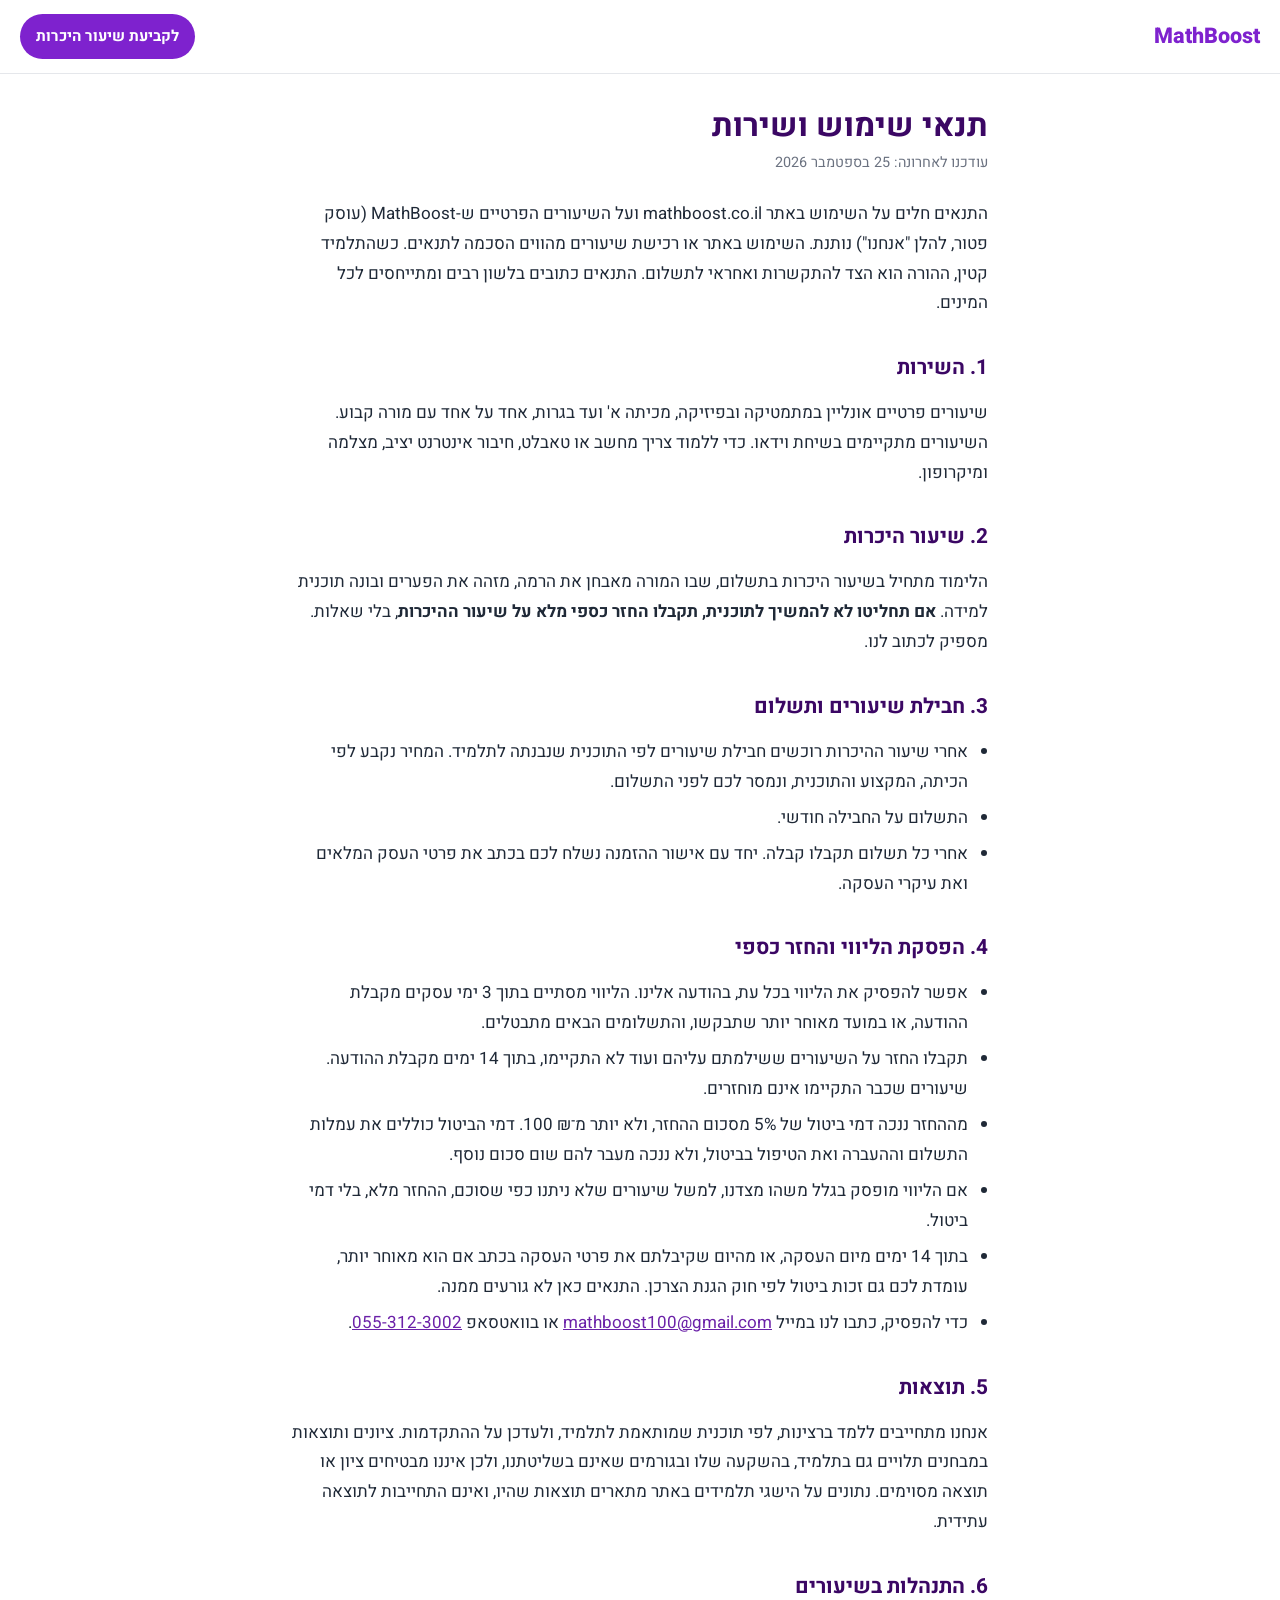
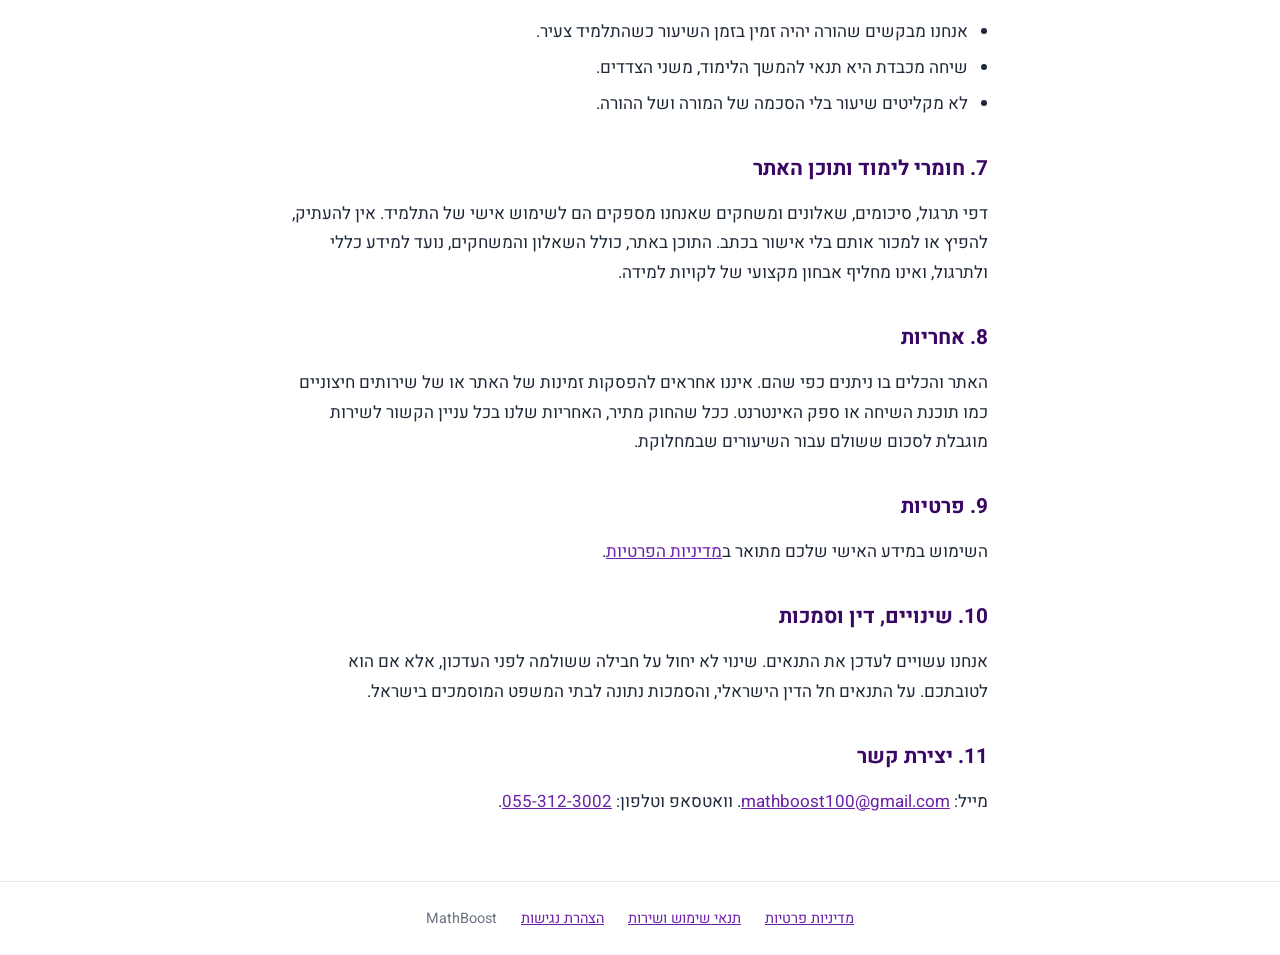
<file: terms/index.html>
<!DOCTYPE html>
<html lang="he" dir="rtl">
<head>
<meta charset="UTF-8">
<meta name="viewport" content="width=device-width, initial-scale=1">
<title>תנאי שימוש ושירות | MathBoost</title>
<meta name="description" content="התנאים לשימוש באתר MathBoost ולשיעורים הפרטיים: שיעור היכרות, חבילה ותשלום, הפסקת ליווי והחזר, ואחריות.">
<meta name="robots" content="index,follow">
<link rel="canonical" href="https://www.mathboost.co.il/terms/">
<link rel="icon" href="/favicon.svg" type="image/svg+xml">
<link href="https://fonts.googleapis.com/css2?family=Heebo:wght@400;500;700;800&display=swap" rel="stylesheet">
<link rel="stylesheet" href="/legal.css">
</head>
<body>
<header class="legal-top"><a href="/" class="legal-logo">MathBoost</a><a href="/#contact" class="legal-back">לקביעת שיעור היכרות</a></header>
<main class="legal">
  <h1>תנאי שימוש ושירות</h1>
  <p class="legal-updated">עודכנו לאחרונה: 25 בספטמבר 2026</p>

  <p>התנאים חלים על השימוש באתר mathboost.co.il ועל השיעורים הפרטיים ש-MathBoost (עוסק פטור, להלן "אנחנו") נותנת. השימוש באתר או רכישת שיעורים מהווים הסכמה לתנאים. כשהתלמיד קטין, ההורה הוא הצד להתקשרות ואחראי לתשלום. התנאים כתובים בלשון רבים ומתייחסים לכל המינים.</p>

  <h2>1. השירות</h2>
  <p>שיעורים פרטיים אונליין במתמטיקה ובפיזיקה, מכיתה א' ועד בגרות, אחד על אחד עם מורה קבוע. השיעורים מתקיימים בשיחת וידאו. כדי ללמוד צריך מחשב או טאבלט, חיבור אינטרנט יציב, מצלמה ומיקרופון.</p>

  <h2>2. שיעור היכרות</h2>
  <p>הלימוד מתחיל בשיעור היכרות בתשלום, שבו המורה מאבחן את הרמה, מזהה את הפערים ובונה תוכנית למידה. <strong>אם תחליטו לא להמשיך לתוכנית, תקבלו החזר כספי מלא על שיעור ההיכרות</strong>, בלי שאלות. מספיק לכתוב לנו.</p>

  <h2>3. חבילת שיעורים ותשלום</h2>
  <ul>
    <li>אחרי שיעור ההיכרות רוכשים חבילת שיעורים לפי התוכנית שנבנתה לתלמיד. המחיר נקבע לפי הכיתה, המקצוע והתוכנית, ונמסר לכם לפני התשלום.</li>
    <li>התשלום על החבילה חודשי.</li>
    <li>אחרי כל תשלום תקבלו קבלה. יחד עם אישור ההזמנה נשלח לכם בכתב את פרטי העסק המלאים ואת עיקרי העסקה.</li>
  </ul>

  <h2>4. הפסקת הליווי והחזר כספי</h2>
  <ul>
    <li>אפשר להפסיק את הליווי בכל עת, בהודעה אלינו. הליווי מסתיים בתוך 3 ימי עסקים מקבלת ההודעה, או במועד מאוחר יותר שתבקשו, והתשלומים הבאים מתבטלים.</li>
    <li>תקבלו החזר על השיעורים ששילמתם עליהם ועוד לא התקיימו, בתוך 14 ימים מקבלת ההודעה. שיעורים שכבר התקיימו אינם מוחזרים.</li>
    <li>מההחזר ננכה דמי ביטול של 5% מסכום ההחזר, ולא יותר מ־<bdi>100 ₪</bdi>. דמי הביטול כוללים את עמלות התשלום וההעברה ואת הטיפול בביטול, ולא ננכה מעבר להם שום סכום נוסף.</li>
    <li>אם הליווי מופסק בגלל משהו מצדנו, למשל שיעורים שלא ניתנו כפי שסוכם, ההחזר מלא, בלי דמי ביטול.</li>
    <li>בתוך 14 ימים מיום העסקה, או מהיום שקיבלתם את פרטי העסקה בכתב אם הוא מאוחר יותר, עומדת לכם גם זכות ביטול לפי חוק הגנת הצרכן. התנאים כאן לא גורעים ממנה.</li>
    <li>כדי להפסיק, כתבו לנו במייל <a href="mailto:mathboost100@gmail.com">mathboost100@gmail.com</a> או בוואטסאפ <a href="https://wa.me/972553123002"><bdi>055-312-3002</bdi></a>.</li>
  </ul>

  <h2>5. תוצאות</h2>
  <p>אנחנו מתחייבים ללמד ברצינות, לפי תוכנית שמותאמת לתלמיד, ולעדכן על ההתקדמות. ציונים ותוצאות במבחנים תלויים גם בתלמיד, בהשקעה שלו ובגורמים שאינם בשליטתנו, ולכן איננו מבטיחים ציון או תוצאה מסוימים. נתונים על הישגי תלמידים באתר מתארים תוצאות שהיו, ואינם התחייבות לתוצאה עתידית.</p>

  <h2>6. התנהלות בשיעורים</h2>
  <ul>
    <li>אנחנו מבקשים שהורה יהיה זמין בזמן השיעור כשהתלמיד צעיר.</li>
    <li>שיחה מכבדת היא תנאי להמשך הלימוד, משני הצדדים.</li>
    <li>לא מקליטים שיעור בלי הסכמה של המורה ושל ההורה.</li>
  </ul>

  <h2>7. חומרי לימוד ותוכן האתר</h2>
  <p>דפי תרגול, סיכומים, שאלונים ומשחקים שאנחנו מספקים הם לשימוש אישי של התלמיד. אין להעתיק, להפיץ או למכור אותם בלי אישור בכתב. התוכן באתר, כולל השאלון והמשחקים, נועד למידע כללי ולתרגול, ואינו מחליף אבחון מקצועי של לקויות למידה.</p>

  <h2>8. אחריות</h2>
  <p>האתר והכלים בו ניתנים כפי שהם. איננו אחראים להפסקות זמינות של האתר או של שירותים חיצוניים כמו תוכנת השיחה או ספק האינטרנט. ככל שהחוק מתיר, האחריות שלנו בכל עניין הקשור לשירות מוגבלת לסכום ששולם עבור השיעורים שבמחלוקת.</p>

  <h2>9. פרטיות</h2>
  <p>השימוש במידע האישי שלכם מתואר ב<a href="/privacy/">מדיניות הפרטיות</a>.</p>

  <h2>10. שינויים, דין וסמכות</h2>
  <p>אנחנו עשויים לעדכן את התנאים. שינוי לא יחול על חבילה ששולמה לפני העדכון, אלא אם הוא לטובתכם. על התנאים חל הדין הישראלי, והסמכות נתונה לבתי המשפט המוסמכים בישראל.</p>

  <h2>11. יצירת קשר</h2>
  <p>מייל: <a href="mailto:mathboost100@gmail.com">mathboost100@gmail.com</a>. וואטסאפ וטלפון: <a href="https://wa.me/972553123002"><bdi>055-312-3002</bdi></a>.</p>
</main>
<footer class="legal-footer">
  <a href="/privacy/">מדיניות פרטיות</a><a href="/terms/">תנאי שימוש ושירות</a><a href="/accessibility/">הצהרת נגישות</a>
  <span>MathBoost</span>
</footer>
</body>
</html>
</file>
<file: legal.css>
/* Shared look for the legal pages (privacy / terms / accessibility). */
:root { --purple: #6B21A8; --purple-soft: #F5EEFD; --text: #1F2937; --muted: #6B7280; --line: #E5E7EB; }
* { box-sizing: border-box; }
body { margin: 0; font-family: 'Heebo', system-ui, sans-serif; color: var(--text); background: #fff; line-height: 1.75; font-size: 17px; }
a { color: var(--purple); }
a:focus-visible { outline: 3px solid #A855F7; outline-offset: 2px; border-radius: 4px; }
.legal-top { display: flex; justify-content: space-between; align-items: center; gap: 1rem; padding: 0.9rem 1.25rem; border-bottom: 1px solid var(--line); position: sticky; top: 0; background: #fff; }
.legal-logo { font-weight: 800; font-size: 1.35rem; color: #7E22CE; text-decoration: none; }
.legal-back { font-weight: 700; font-size: 0.95rem; color: #fff; background: #7E22CE; padding: 0.55rem 1rem; border-radius: 999px; text-decoration: none; }
.legal { max-width: 46rem; margin: 0 auto; padding: 2rem 1.25rem 3rem; }
.legal h1 { font-size: 2rem; line-height: 1.25; margin: 0 0 0.25rem; color: #3B0764; }
.legal h2 { font-size: 1.3rem; line-height: 1.3; margin: 2.25rem 0 0.5rem; color: #3B0764; scroll-margin-top: 5rem; }
.legal h3 { font-size: 1.05rem; margin: 1.25rem 0 0.25rem; }
.legal ul { padding-inline-start: 1.25rem; }
.legal li { margin-bottom: 0.4rem; }
.legal-updated { color: var(--muted); font-size: 0.9rem; margin: 0 0 1.5rem; }
.legal-note { background: var(--purple-soft); border-inline-start: 4px solid #A855F7; padding: 0.75rem 1rem; border-radius: 0.5rem; }
.legal-toc { display: flex; flex-wrap: wrap; gap: 0.4rem 1rem; padding: 1rem; border: 1px solid var(--line); border-radius: 0.75rem; font-size: 0.95rem; }
.legal-footer { display: flex; flex-wrap: wrap; justify-content: center; gap: 0.5rem 1.5rem; padding: 1.5rem 1.25rem; border-top: 1px solid var(--line); font-size: 0.9rem; color: var(--muted); }
@media (max-width: 480px) { body { font-size: 16px; } .legal h1 { font-size: 1.65rem; } .legal-back { font-size: 0.85rem; padding: 0.5rem 0.8rem; } }
</file>
